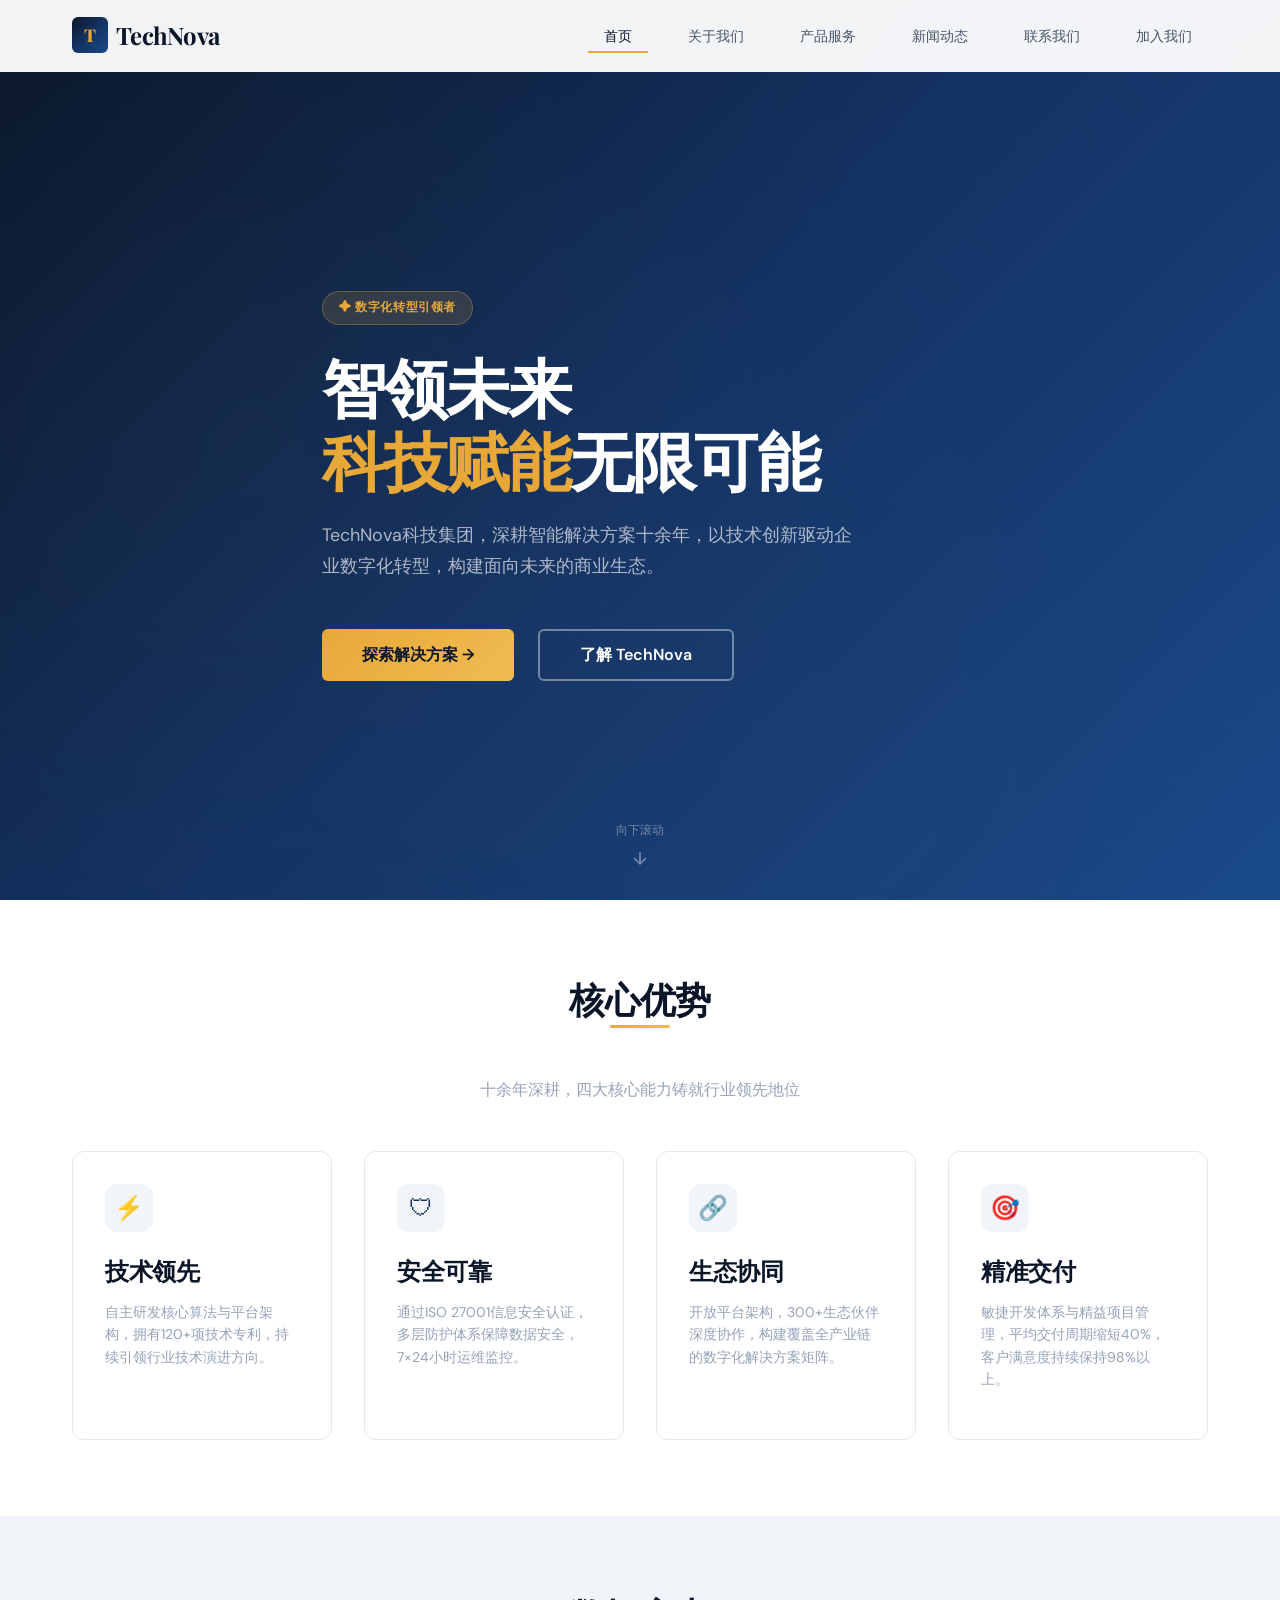
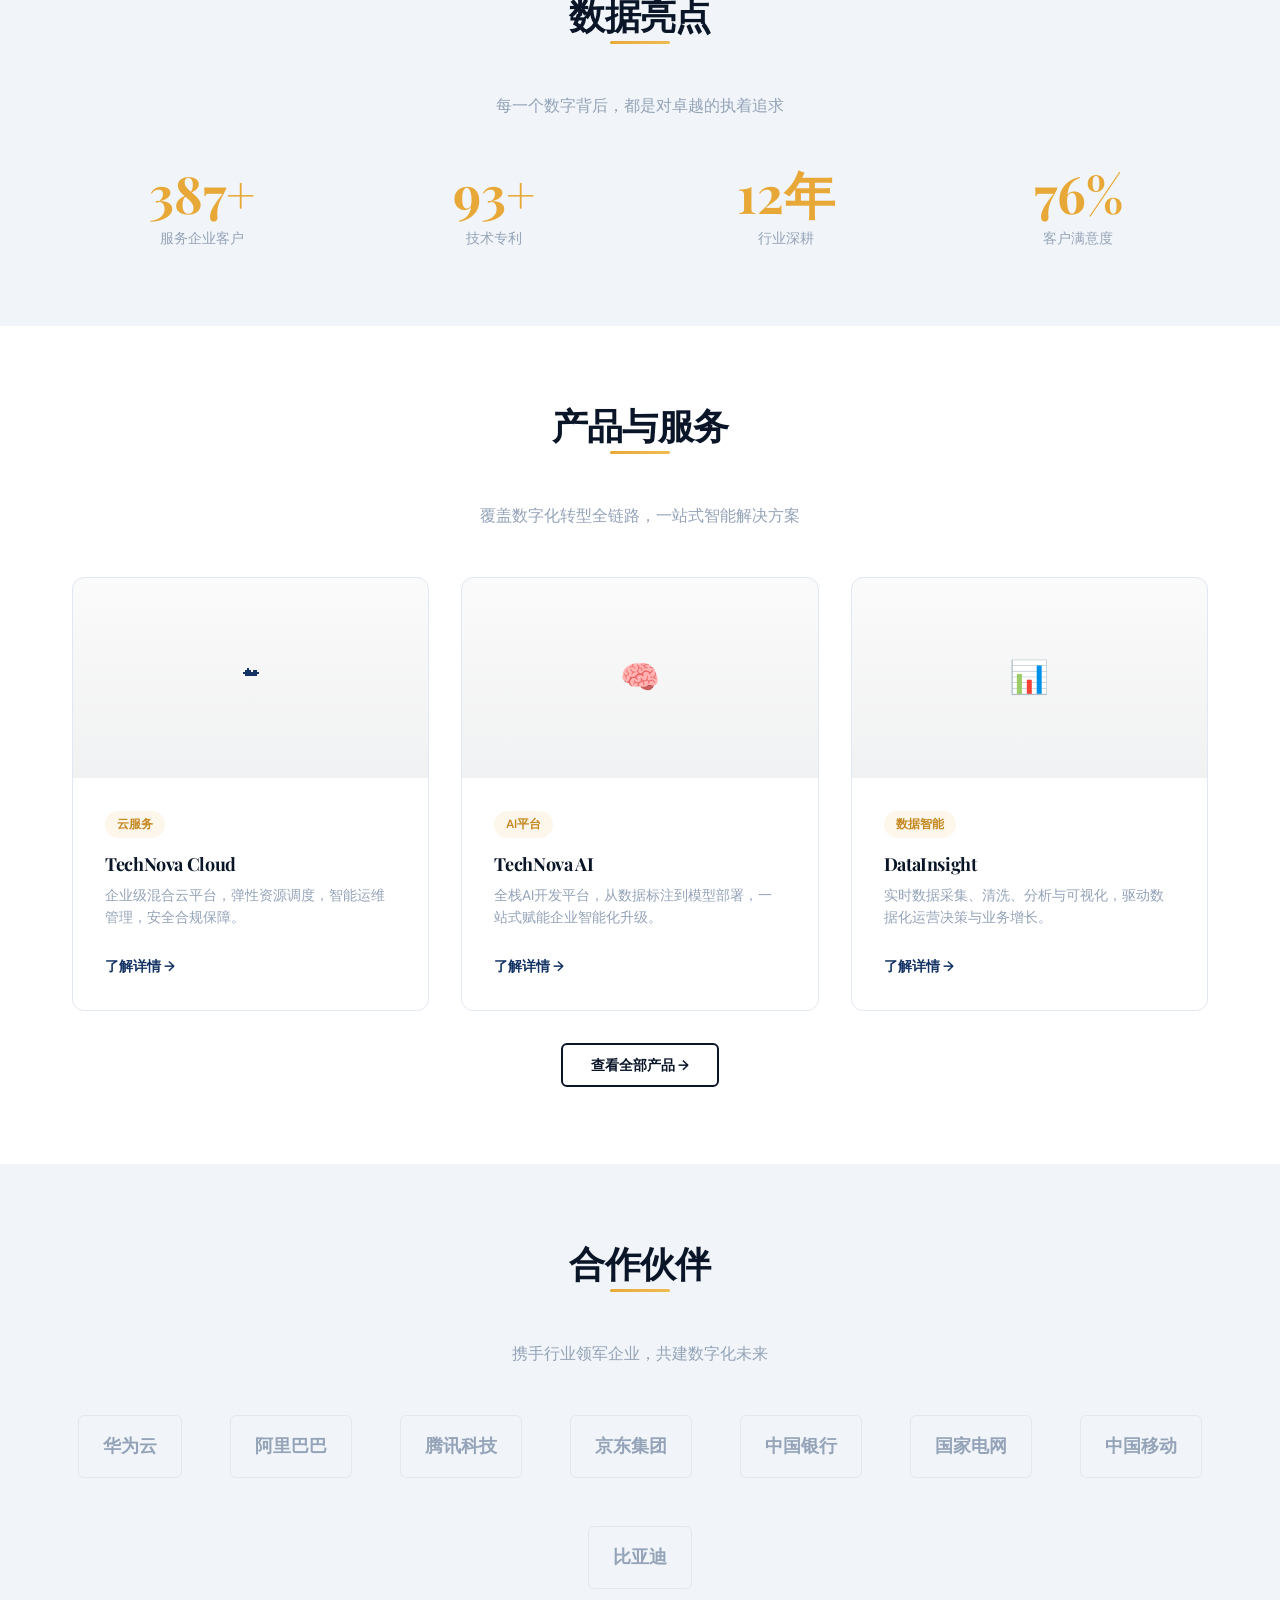
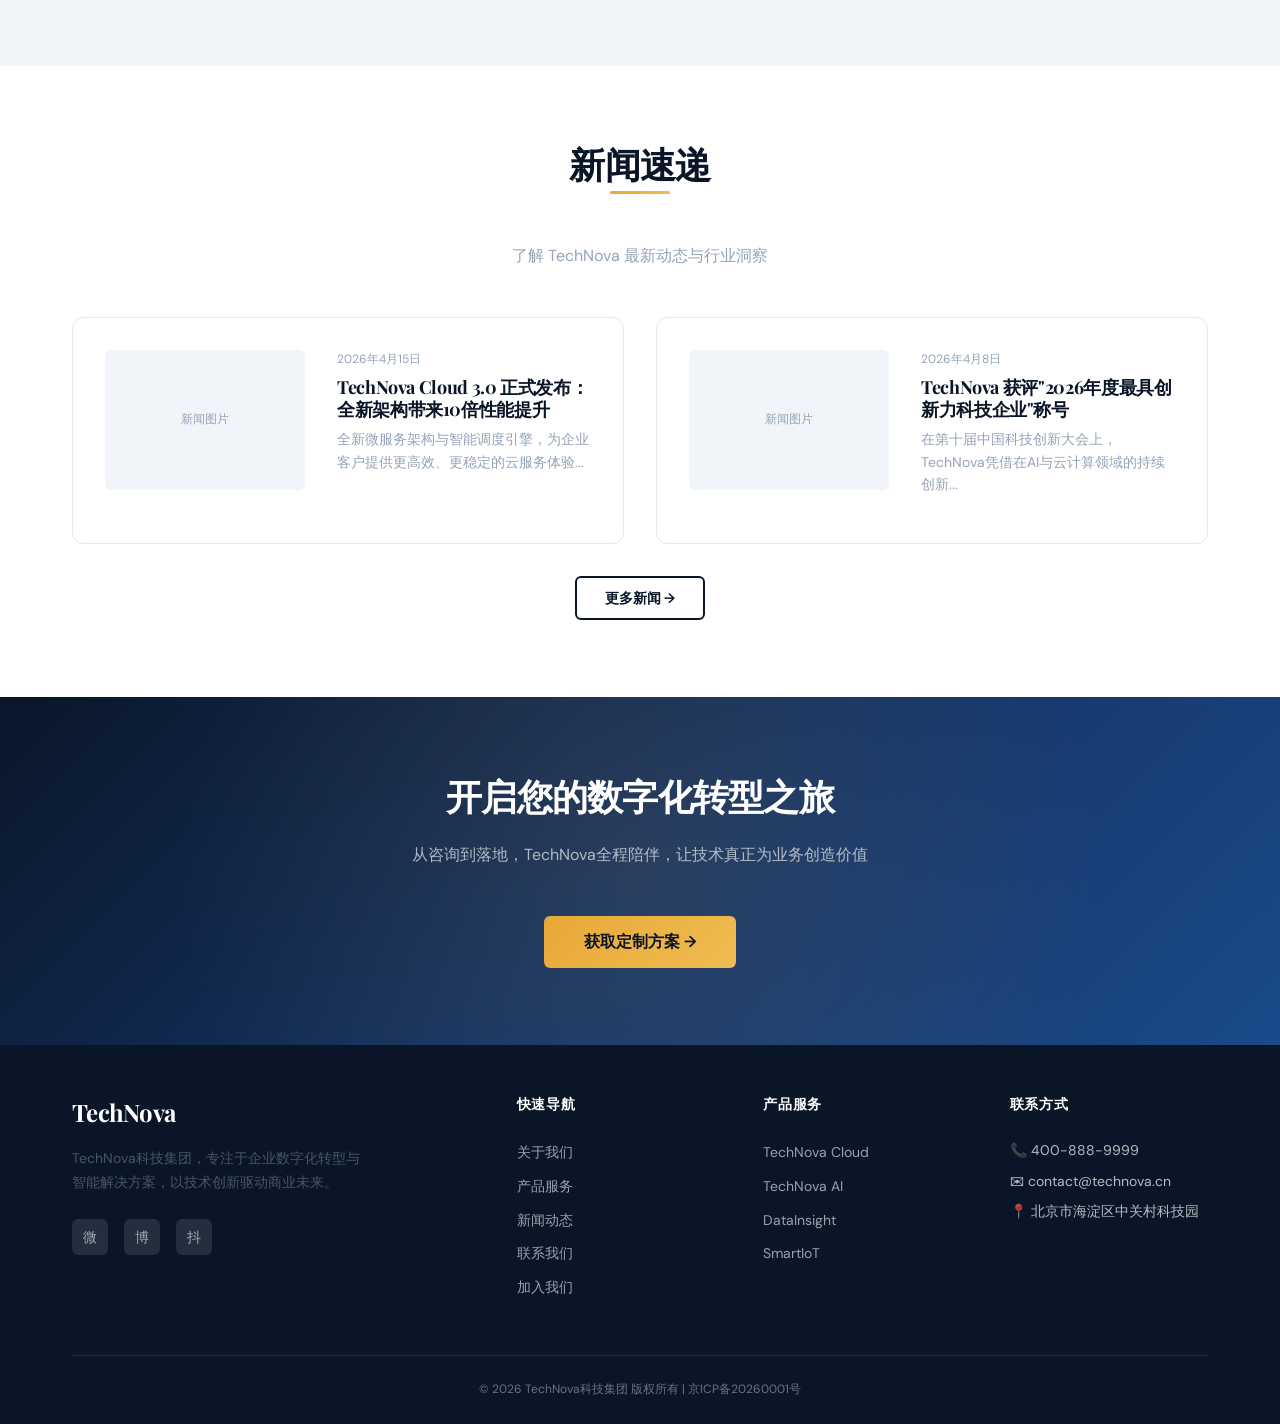
<file: index.html>
<!DOCTYPE html>
<html lang="zh-CN">
<head>
  <meta charset="UTF-8">
  <meta name="viewport" content="width=device-width, initial-scale=1.0">
  <title>TechNova — 智领未来，科技赋能</title>
  <meta name="description" content="TechNova科技集团，专注于数字化转型与智能解决方案，助力企业迈向未来。">
  <meta property="og:title" content="TechNova — 智领未来，科技赋能">
  <meta property="og:description" content="TechNova科技集团，专注于数字化转型与智能解决方案。">
  <meta property="og:type" content="website">
  <link rel="preconnect" href="https://fonts.googleapis.com">
  <link rel="preconnect" href="https://fonts.gstatic.com" crossorigin>
  <link href="https://fonts.googleapis.com/css2?family=Playfair+Display:wght@400;600;700&family=DM+Sans:wght@400;500;600;700&display=swap" rel="stylesheet">
  <link rel="stylesheet" href="css/style.css">
</head>
<body>
  <a href="#main" class="skip-link">跳到主要内容</a>

  <!-- Navigation -->
  <nav class="navbar" role="navigation" aria-label="主导航">
    <div class="navbar__inner">
      <a href="index.html" class="navbar__logo" aria-label="TechNova 首页">
        <div class="navbar__logo-icon">T</div>
        TechNova
      </a>
      <ul class="navbar__menu">
        <li><a href="index.html" class="navbar__link active">首页</a></li>
        <li><a href="about.html" class="navbar__link">关于我们</a></li>
        <li><a href="products.html" class="navbar__link">产品服务</a></li>
        <li><a href="news.html" class="navbar__link">新闻动态</a></li>
        <li><a href="contact.html" class="navbar__link">联系我们</a></li>
        <li><a href="careers.html" class="navbar__link">加入我们</a></li>
      </ul>
      <div class="navbar__hamburger" aria-label="打开菜单" role="button" tabindex="0">
        <span></span><span></span><span></span>
      </div>
    </div>
    <div class="navbar__overlay"></div>
    <div class="navbar__mobile-menu">
      <a href="index.html" class="navbar__link active">首页</a>
      <a href="about.html" class="navbar__link">关于我们</a>
      <a href="products.html" class="navbar__link">产品服务</a>
      <a href="news.html" class="navbar__link">新闻动态</a>
      <a href="contact.html" class="navbar__link">联系我们</a>
      <a href="careers.html" class="navbar__link">加入我们</a>
    </div>
  </nav>

  <main id="main">
    <!-- Hero Banner -->
    <section class="hero">
      <div class="hero__bg-pattern"></div>
      <div class="hero__grid-lines"></div>
      <div class="container hero__content">
        <div class="hero__badge">✦ 数字化转型引领者</div>
        <h1 class="hero__title">智领未来<br><em>科技赋能</em>无限可能</h1>
        <p class="hero__subtitle">TechNova科技集团，深耕智能解决方案十余年，以技术创新驱动企业数字化转型，构建面向未来的商业生态。</p>
        <div class="hero__actions">
          <a href="products.html" class="btn btn--accent btn--lg">探索解决方案 →</a>
          <a href="about.html" class="btn btn--outline-light btn--lg">了解 TechNova</a>
        </div>
      </div>
      <div class="hero__scroll-indicator">
        <span>向下滚动</span>
        <svg viewBox="0 0 24 24" fill="none" stroke="currentColor" stroke-width="2"><path d="M12 5v14M5 12l7 7 7-7"/></svg>
      </div>
    </section>

    <!-- Core Advantages -->
    <section class="section" aria-labelledby="advantages-title">
      <div class="container">
        <div class="section-header reveal">
          <h2 id="advantages-title">核心优势</h2>
          <p>十余年深耕，四大核心能力铸就行业领先地位</p>
        </div>
        <div class="grid grid--4">
          <div class="card reveal reveal--delay-1">
            <div class="card__icon">⚡</div>
            <h3 class="card__title">技术领先</h3>
            <p class="card__desc">自主研发核心算法与平台架构，拥有120+项技术专利，持续引领行业技术演进方向。</p>
          </div>
          <div class="card reveal reveal--delay-2">
            <div class="card__icon">🛡</div>
            <h3 class="card__title">安全可靠</h3>
            <p class="card__desc">通过ISO 27001信息安全认证，多层防护体系保障数据安全，7×24小时运维监控。</p>
          </div>
          <div class="card reveal reveal--delay-3">
            <div class="card__icon">🔗</div>
            <h3 class="card__title">生态协同</h3>
            <p class="card__desc">开放平台架构，300+生态伙伴深度协作，构建覆盖全产业链的数字化解决方案矩阵。</p>
          </div>
          <div class="card reveal reveal--delay-4">
            <div class="card__icon">🎯</div>
            <h3 class="card__title">精准交付</h3>
            <p class="card__desc">敏捷开发体系与精益项目管理，平均交付周期缩短40%，客户满意度持续保持98%以上。</p>
          </div>
        </div>
      </div>
    </section>

    <!-- Data Highlights -->
    <section class="section section--alt" aria-labelledby="stats-title">
      <div class="container">
        <div class="section-header reveal">
          <h2 id="stats-title">数据亮点</h2>
          <p>每一个数字背后，都是对卓越的执着追求</p>
        </div>
        <div class="stats reveal">
          <div class="stat">
            <div class="stat__number"><span class="counter" data-target="500">0</span><span class="counter-suffix">+</span></div>
            <div class="stat__label">服务企业客户</div>
          </div>
          <div class="stat">
            <div class="stat__number"><span class="counter" data-target="120">0</span><span class="counter-suffix">+</span></div>
            <div class="stat__label">技术专利</div>
          </div>
          <div class="stat">
            <div class="stat__number"><span class="counter" data-target="15">0</span><span class="counter-suffix">年</span></div>
            <div class="stat__label">行业深耕</div>
          </div>
          <div class="stat">
            <div class="stat__number"><span class="counter" data-target="98">0</span><span class="counter-suffix">%</span></div>
            <div class="stat__label">客户满意度</div>
          </div>
        </div>
      </div>
    </section>

    <!-- Product Overview -->
    <section class="section" aria-labelledby="products-title">
      <div class="container">
        <div class="section-header reveal">
          <h2 id="products-title">产品与服务</h2>
          <p>覆盖数字化转型全链路，一站式智能解决方案</p>
        </div>
        <div class="grid grid--3">
          <div class="product-card reveal reveal--delay-1">
            <div class="product-card__img">☁</div>
            <div class="product-card__body">
              <span class="product-card__tag">云服务</span>
              <h3 class="product-card__title">TechNova Cloud</h3>
              <p class="product-card__desc">企业级混合云平台，弹性资源调度，智能运维管理，安全合规保障。</p>
              <a href="products.html" class="product-card__link">了解详情 →</a>
            </div>
          </div>
          <div class="product-card reveal reveal--delay-2">
            <div class="product-card__img">🧠</div>
            <div class="product-card__body">
              <span class="product-card__tag">AI平台</span>
              <h3 class="product-card__title">TechNova AI</h3>
              <p class="product-card__desc">全栈AI开发平台，从数据标注到模型部署，一站式赋能企业智能化升级。</p>
              <a href="products.html" class="product-card__link">了解详情 →</a>
            </div>
          </div>
          <div class="product-card reveal reveal--delay-3">
            <div class="product-card__img">📊</div>
            <div class="product-card__body">
              <span class="product-card__tag">数据智能</span>
              <h3 class="product-card__title">DataInsight</h3>
              <p class="product-card__desc">实时数据采集、清洗、分析与可视化，驱动数据化运营决策与业务增长。</p>
              <a href="products.html" class="product-card__link">了解详情 →</a>
            </div>
          </div>
        </div>
        <div class="text-center mt-lg reveal">
          <a href="products.html" class="btn btn--outline">查看全部产品 →</a>
        </div>
      </div>
    </section>

    <!-- Client Partners -->
    <section class="section section--alt" aria-labelledby="clients-title">
      <div class="container">
        <div class="section-header reveal">
          <h2 id="clients-title">合作伙伴</h2>
          <p>携手行业领军企业，共建数字化未来</p>
        </div>
        <div class="logo-wall reveal">
          <div class="logo-wall__item">华为云</div>
          <div class="logo-wall__item">阿里巴巴</div>
          <div class="logo-wall__item">腾讯科技</div>
          <div class="logo-wall__item">京东集团</div>
          <div class="logo-wall__item">中国银行</div>
          <div class="logo-wall__item">国家电网</div>
          <div class="logo-wall__item">中国移动</div>
          <div class="logo-wall__item">比亚迪</div>
        </div>
      </div>
    </section>

    <!-- News -->
    <section class="section" aria-labelledby="news-title">
      <div class="container">
        <div class="section-header reveal">
          <h2 id="news-title">新闻速递</h2>
          <p>了解 TechNova 最新动态与行业洞察</p>
        </div>
        <div class="grid grid--2">
          <div class="news-card reveal reveal--delay-1">
            <div class="news-card__img">新闻图片</div>
            <div class="news-card__body">
              <div class="news-card__date">2026年4月15日</div>
              <h3 class="news-card__title">TechNova Cloud 3.0 正式发布：全新架构带来10倍性能提升</h3>
              <p class="news-card__excerpt">全新微服务架构与智能调度引擎，为企业客户提供更高效、更稳定的云服务体验...</p>
            </div>
          </div>
          <div class="news-card reveal reveal--delay-2">
            <div class="news-card__img">新闻图片</div>
            <div class="news-card__body">
              <div class="news-card__date">2026年4月8日</div>
              <h3 class="news-card__title">TechNova 获评"2026年度最具创新力科技企业"称号</h3>
              <p class="news-card__excerpt">在第十届中国科技创新大会上，TechNova凭借在AI与云计算领域的持续创新...</p>
            </div>
          </div>
        </div>
        <div class="text-center mt-lg reveal">
          <a href="news.html" class="btn btn--outline">更多新闻 →</a>
        </div>
      </div>
    </section>

    <!-- CTA -->
    <section class="cta-section" aria-labelledby="cta-title">
      <div class="container">
        <h2 id="cta-title" class="reveal">开启您的数字化转型之旅</h2>
        <p class="reveal">从咨询到落地，TechNova全程陪伴，让技术真正为业务创造价值</p>
        <div class="reveal">
          <a href="contact.html" class="btn btn--accent btn--lg">获取定制方案 →</a>
        </div>
      </div>
    </section>
  </main>

  <!-- Footer -->
  <footer class="footer" role="contentinfo">
    <div class="container">
      <div class="footer__grid">
        <div>
          <div class="footer__brand">TechNova</div>
          <p class="footer__brand-desc">TechNova科技集团，专注于企业数字化转型与智能解决方案，以技术创新驱动商业未来。</p>
          <div class="footer__social">
            <a href="#" class="footer__social-link" aria-label="微信">微</a>
            <a href="#" class="footer__social-link" aria-label="微博">博</a>
            <a href="#" class="footer__social-link" aria-label="抖音">抖</a>
          </div>
        </div>
        <div>
          <div class="footer__heading">快速导航</div>
          <ul class="footer__links">
            <li><a href="about.html">关于我们</a></li>
            <li><a href="products.html">产品服务</a></li>
            <li><a href="news.html">新闻动态</a></li>
            <li><a href="contact.html">联系我们</a></li>
            <li><a href="careers.html">加入我们</a></li>
          </ul>
        </div>
        <div>
          <div class="footer__heading">产品服务</div>
          <ul class="footer__links">
            <li><a href="products.html">TechNova Cloud</a></li>
            <li><a href="products.html">TechNova AI</a></li>
            <li><a href="products.html">DataInsight</a></li>
            <li><a href="products.html">SmartIoT</a></li>
          </ul>
        </div>
        <div>
          <div class="footer__heading">联系方式</div>
          <div class="footer__contact-item">📞 400-888-9999</div>
          <div class="footer__contact-item">✉ contact@technova.cn</div>
          <div class="footer__contact-item">📍 北京市海淀区中关村科技园</div>
        </div>
      </div>
      <div class="footer__bottom">
        © 2026 TechNova科技集团 版权所有 | 京ICP备20260001号
      </div>
    </div>
  </footer>

  <script src="js/main.js"></script>
</body>
</html>
</file>
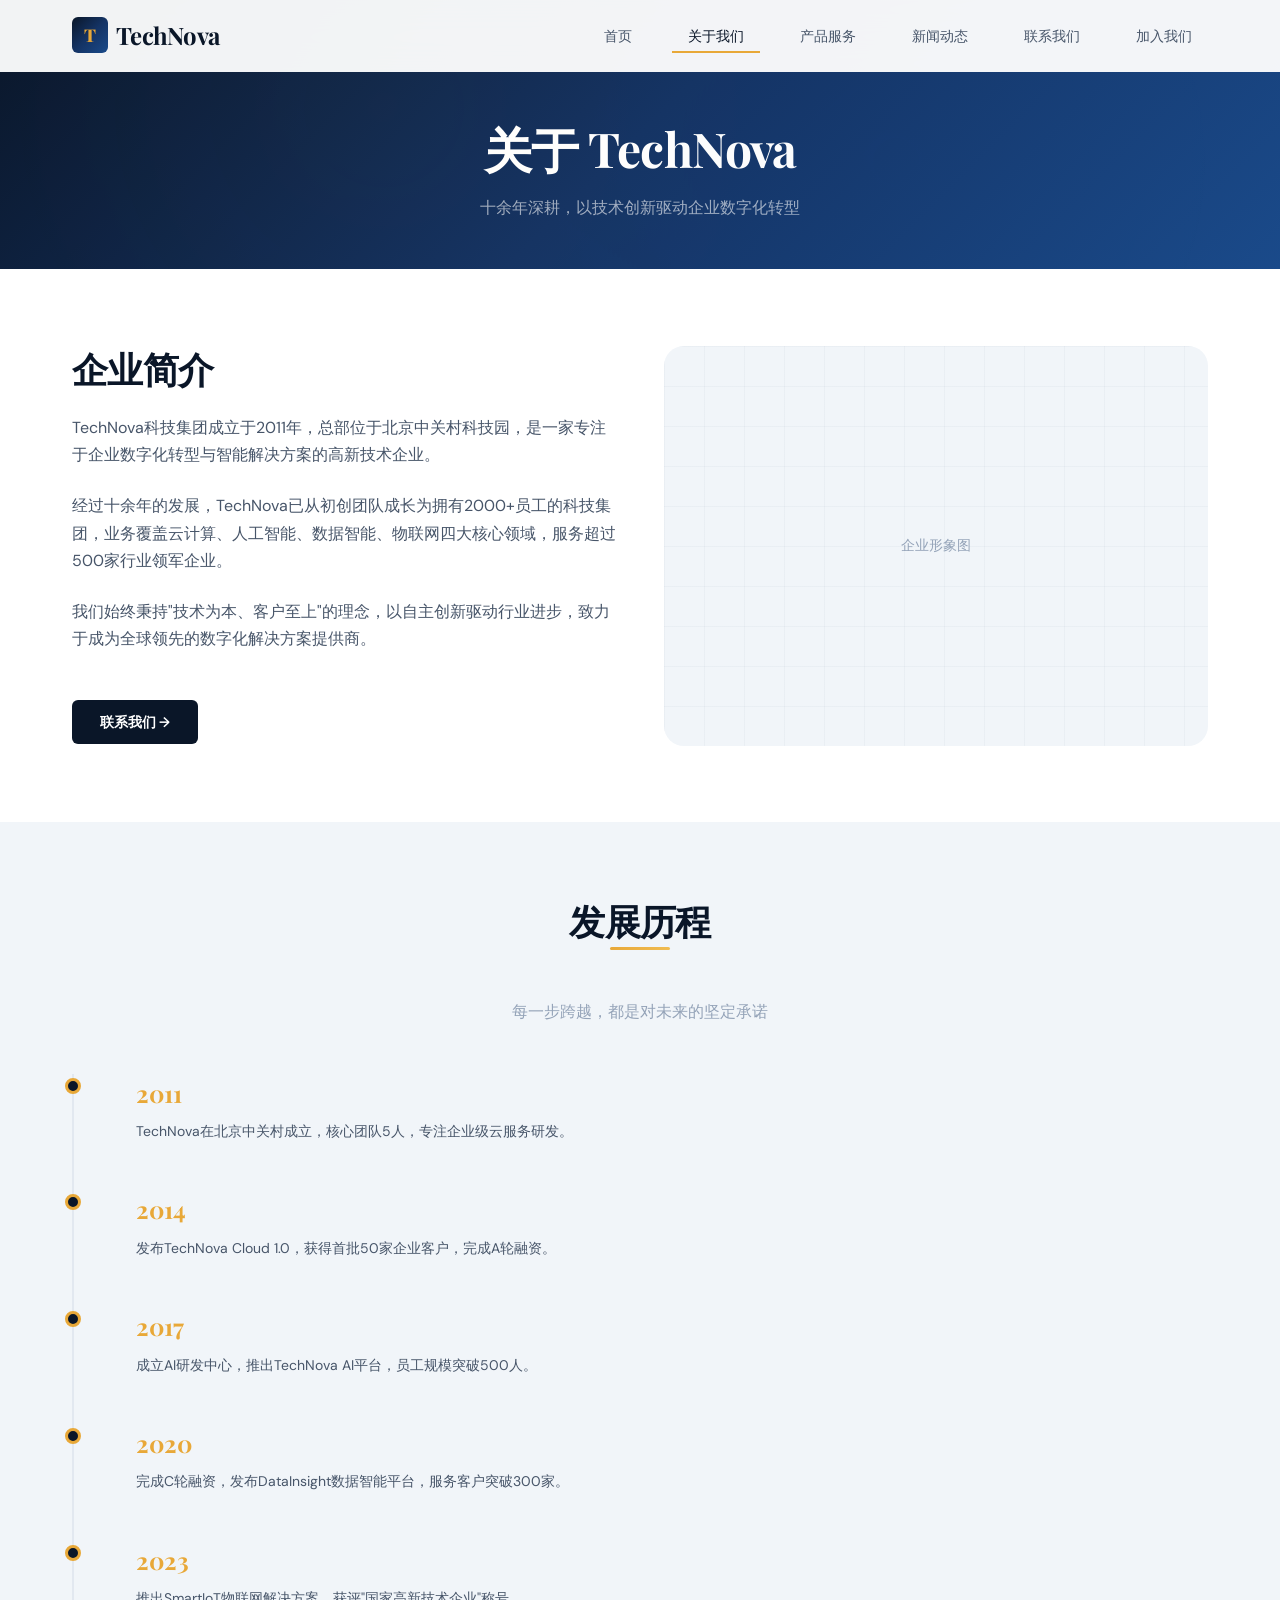
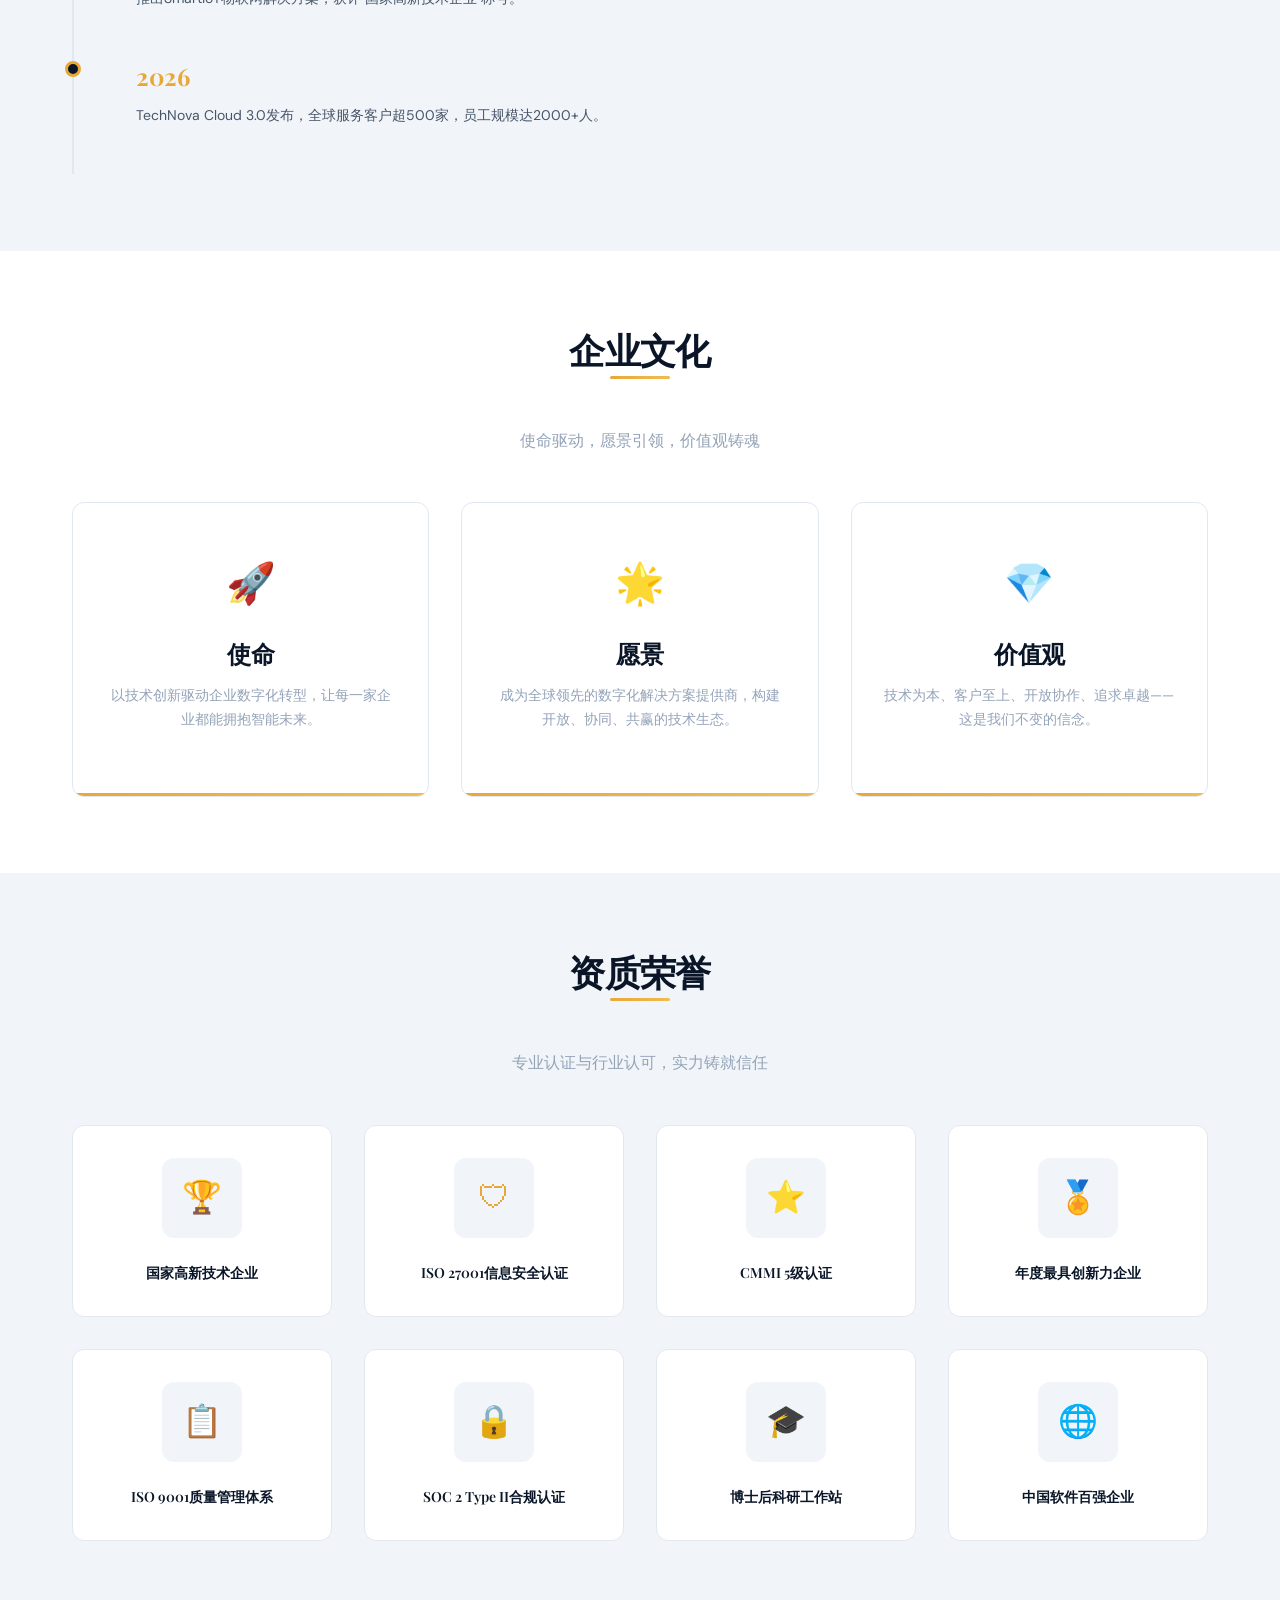
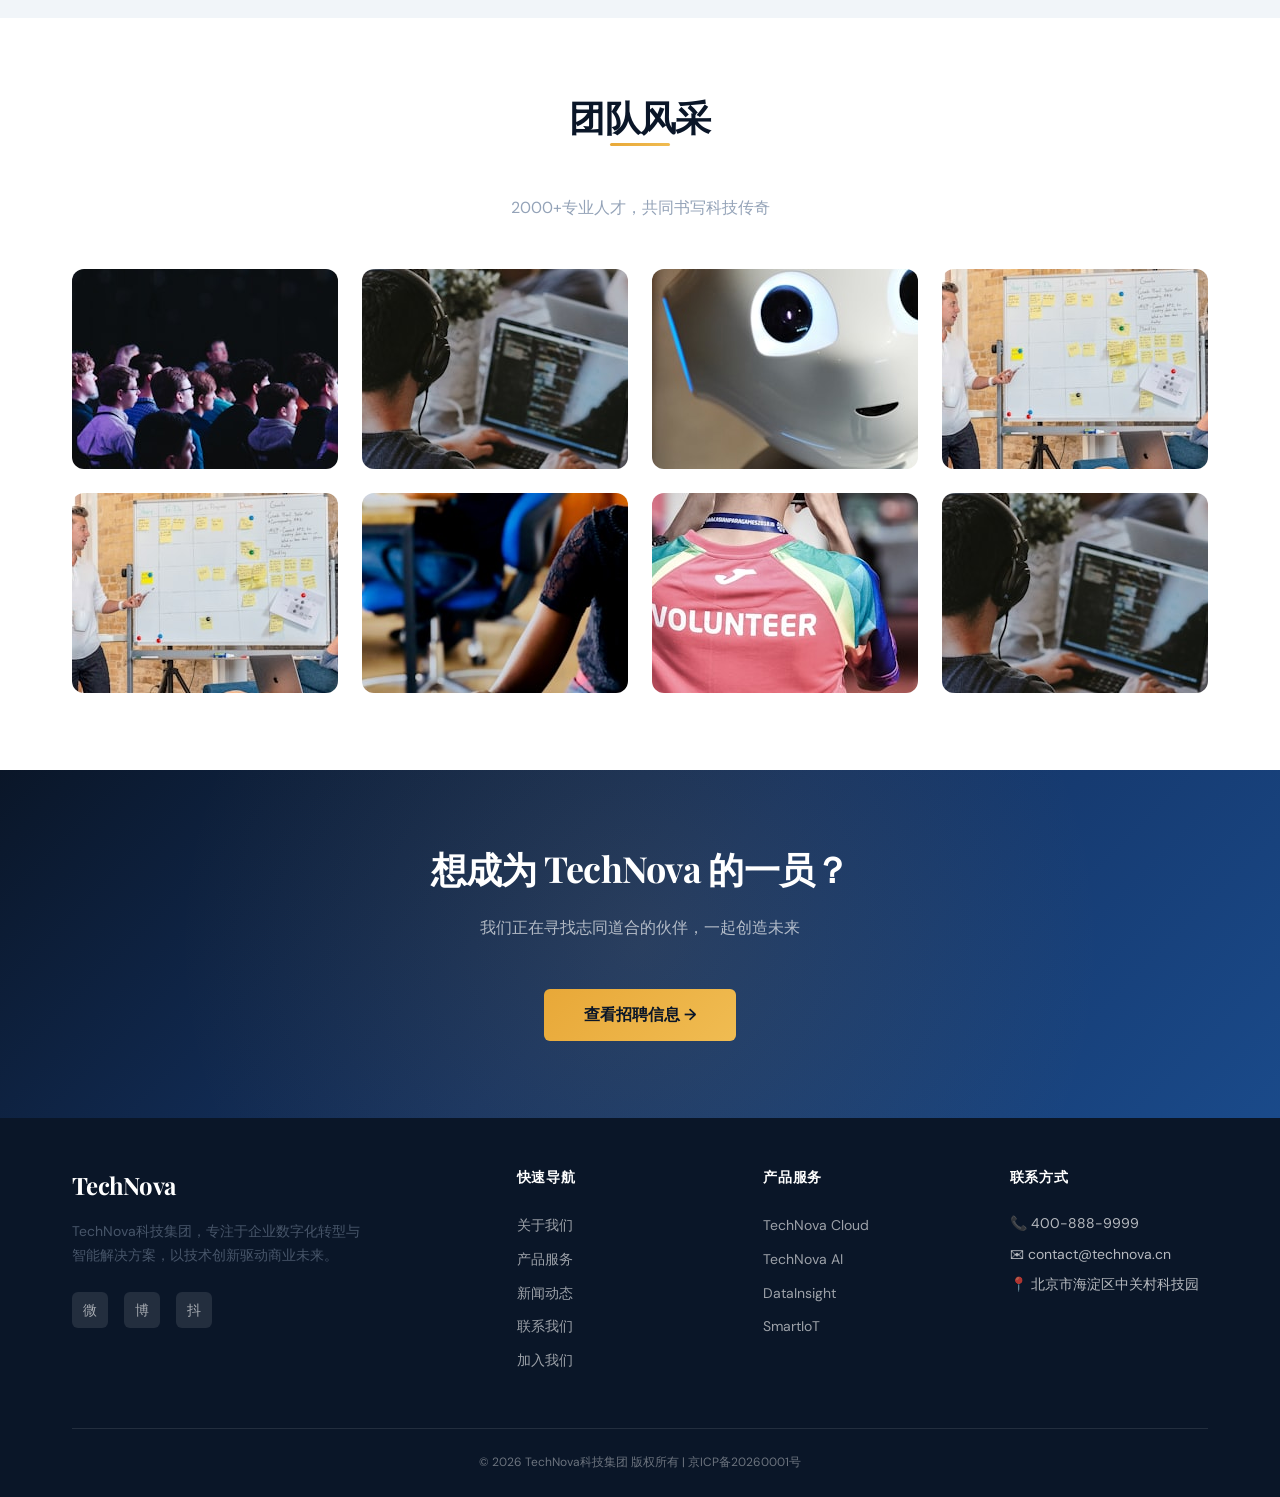
<file: about.html>
<!DOCTYPE html>
<html lang="zh-CN">
<head>
  <meta charset="UTF-8">
  <meta name="viewport" content="width=device-width, initial-scale=1.0">
  <title>关于我们 — TechNova科技集团</title>
  <meta name="description" content="了解TechNova科技集团的发展历程、企业文化、资质荣誉与团队风采。">
  <meta property="og:title" content="关于我们 — TechNova科技集团">
  <meta property="og:description" content="TechNova科技集团，十余年深耕数字化转型领域。">
  <link rel="preconnect" href="https://fonts.googleapis.com">
  <link rel="preconnect" href="https://fonts.gstatic.com" crossorigin>
  <link href="https://fonts.googleapis.com/css2?family=Playfair+Display:wght@400;600;700&family=DM+Sans:wght@400;500;600;700&display=swap" rel="stylesheet">
  <link rel="stylesheet" href="css/style.css">
</head>
<body>
  <a href="#main" class="skip-link">跳到主要内容</a>

  <!-- Navigation -->
  <nav class="navbar" role="navigation" aria-label="主导航">
    <div class="navbar__inner">
      <a href="index.html" class="navbar__logo" aria-label="TechNova 首页">
        <div class="navbar__logo-icon">T</div>
        TechNova
      </a>
      <ul class="navbar__menu">
        <li><a href="index.html" class="navbar__link">首页</a></li>
        <li><a href="about.html" class="navbar__link active">关于我们</a></li>
        <li><a href="products.html" class="navbar__link">产品服务</a></li>
        <li><a href="news.html" class="navbar__link">新闻动态</a></li>
        <li><a href="contact.html" class="navbar__link">联系我们</a></li>
        <li><a href="careers.html" class="navbar__link">加入我们</a></li>
      </ul>
      <div class="navbar__hamburger" aria-label="打开菜单" role="button" tabindex="0">
        <span></span><span></span><span></span>
      </div>
    </div>
    <div class="navbar__overlay"></div>
    <div class="navbar__mobile-menu">
      <a href="index.html" class="navbar__link">首页</a>
      <a href="about.html" class="navbar__link active">关于我们</a>
      <a href="products.html" class="navbar__link">产品服务</a>
      <a href="news.html" class="navbar__link">新闻动态</a>
      <a href="contact.html" class="navbar__link">联系我们</a>
      <a href="careers.html" class="navbar__link">加入我们</a>
    </div>
  </nav>

  <main id="main">
    <!-- Page Banner -->
    <section class="page-banner">
      <div class="container">
        <h1>关于 TechNova</h1>
        <p>十余年深耕，以技术创新驱动企业数字化转型</p>
      </div>
    </section>

    <!-- Company Intro -->
    <section class="section" aria-labelledby="intro-title">
      <div class="container">
        <div class="intro-layout reveal">
          <div class="intro-layout__text">
            <h2 id="intro-title">企业简介</h2>
            <p>TechNova科技集团成立于2011年，总部位于北京中关村科技园，是一家专注于企业数字化转型与智能解决方案的高新技术企业。</p>
            <p>经过十余年的发展，TechNova已从初创团队成长为拥有2000+员工的科技集团，业务覆盖云计算、人工智能、数据智能、物联网四大核心领域，服务超过500家行业领军企业。</p>
            <p>我们始终秉持"技术为本、客户至上"的理念，以自主创新驱动行业进步，致力于成为全球领先的数字化解决方案提供商。</p>
            <a href="contact.html" class="btn btn--primary mt-md">联系我们 →</a>
          </div>
          <div class="intro-layout__image">
            企业形象图
          </div>
        </div>
      </div>
    </section>

    <!-- Development Timeline -->
    <section class="section section--alt" aria-labelledby="timeline-title">
      <div class="container">
        <div class="section-header reveal">
          <h2 id="timeline-title">发展历程</h2>
          <p>每一步跨越，都是对未来的坚定承诺</p>
        </div>
        <div class="timeline reveal">
          <div class="timeline__item">
            <div class="timeline__year">2011</div>
            <div class="timeline__text">TechNova在北京中关村成立，核心团队5人，专注企业级云服务研发。</div>
          </div>
          <div class="timeline__item">
            <div class="timeline__year">2014</div>
            <div class="timeline__text">发布TechNova Cloud 1.0，获得首批50家企业客户，完成A轮融资。</div>
          </div>
          <div class="timeline__item">
            <div class="timeline__year">2017</div>
            <div class="timeline__text">成立AI研发中心，推出TechNova AI平台，员工规模突破500人。</div>
          </div>
          <div class="timeline__item">
            <div class="timeline__year">2020</div>
            <div class="timeline__text">完成C轮融资，发布DataInsight数据智能平台，服务客户突破300家。</div>
          </div>
          <div class="timeline__item">
            <div class="timeline__year">2023</div>
            <div class="timeline__text">推出SmartIoT物联网解决方案，获评"国家高新技术企业"称号。</div>
          </div>
          <div class="timeline__item">
            <div class="timeline__year">2026</div>
            <div class="timeline__text">TechNova Cloud 3.0发布，全球服务客户超500家，员工规模达2000+人。</div>
          </div>
        </div>
      </div>
    </section>

    <!-- Corporate Culture -->
    <section class="section" aria-labelledby="culture-title">
      <div class="container">
        <div class="section-header reveal">
          <h2 id="culture-title">企业文化</h2>
          <p>使命驱动，愿景引领，价值观铸魂</p>
        </div>
        <div class="grid grid--3">
          <div class="culture-card reveal reveal--delay-1">
            <div class="culture-card__icon">🚀</div>
            <h3 class="culture-card__title">使命</h3>
            <p class="culture-card__desc">以技术创新驱动企业数字化转型，让每一家企业都能拥抱智能未来。</p>
          </div>
          <div class="culture-card reveal reveal--delay-2">
            <div class="culture-card__icon">🌟</div>
            <h3 class="culture-card__title">愿景</h3>
            <p class="culture-card__desc">成为全球领先的数字化解决方案提供商，构建开放、协同、共赢的技术生态。</p>
          </div>
          <div class="culture-card reveal reveal--delay-3">
            <div class="culture-card__icon">💎</div>
            <h3 class="culture-card__title">价值观</h3>
            <p class="culture-card__desc">技术为本、客户至上、开放协作、追求卓越——这是我们不变的信念。</p>
          </div>
        </div>
      </div>
    </section>

    <!-- Qualifications & Honors -->
    <section class="section section--alt" aria-labelledby="honors-title">
      <div class="container">
        <div class="section-header reveal">
          <h2 id="honors-title">资质荣誉</h2>
          <p>专业认证与行业认可，实力铸就信任</p>
        </div>
        <div class="grid grid--4">
          <div class="honor-card reveal reveal--delay-1">
            <div class="honor-card__img">🏆</div>
            <div class="honor-card__title">国家高新技术企业</div>
          </div>
          <div class="honor-card reveal reveal--delay-2">
            <div class="honor-card__img">🛡</div>
            <div class="honor-card__title">ISO 27001信息安全认证</div>
          </div>
          <div class="honor-card reveal reveal--delay-3">
            <div class="honor-card__img">⭐</div>
            <div class="honor-card__title">CMMI 5级认证</div>
          </div>
          <div class="honor-card reveal reveal--delay-4">
            <div class="honor-card__img">🏅</div>
            <div class="honor-card__title">年度最具创新力企业</div>
          </div>
          <div class="honor-card reveal reveal--delay-1">
            <div class="honor-card__img">📋</div>
            <div class="honor-card__title">ISO 9001质量管理体系</div>
          </div>
          <div class="honor-card reveal reveal--delay-2">
            <div class="honor-card__img">🔒</div>
            <div class="honor-card__title">SOC 2 Type II合规认证</div>
          </div>
          <div class="honor-card reveal reveal--delay-3">
            <div class="honor-card__img">🎓</div>
            <div class="honor-card__title">博士后科研工作站</div>
          </div>
          <div class="honor-card reveal reveal--delay-4">
            <div class="honor-card__img">🌐</div>
            <div class="honor-card__title">中国软件百强企业</div>
          </div>
        </div>
      </div>
    </section>

    <!-- Team Showcase -->
    <section class="section" aria-labelledby="team-title">
      <div class="container">
        <div class="section-header reveal">
          <h2 id="team-title">团队风采</h2>
          <p>2000+专业人才，共同书写科技传奇</p>
        </div>
        <div class="team-grid reveal">
          <div class="team-grid__item">
            <img src="images/team/tech-summit.jpg" alt="2026年度技术峰会" loading="lazy">
            <div class="team-grid__caption">2026年度技术峰会</div>
          </div>
          <div class="team-grid__item">
            <img src="images/team/dev-team.jpg" alt="产品研发团队合影" loading="lazy">
            <div class="team-grid__caption">产品研发团队合影</div>
          </div>
          <div class="team-grid__item">
            <img src="images/team/ai-lab.jpg" alt="AI创新实验室" loading="lazy">
            <div class="team-grid__caption">AI创新实验室</div>
          </div>
          <div class="team-grid__item">
            <img src="images/team/team-building.jpg" alt="年度团建活动" loading="lazy">
            <div class="team-grid__caption">年度团建活动</div>
          </div>
          <div class="team-grid__item">
            <img src="images/team/customer-service.jpg" alt="客户服务团队" loading="lazy">
            <div class="team-grid__caption">客户服务团队</div>
          </div>
          <div class="team-grid__item">
            <img src="images/team/tech-sharing.jpg" alt="技术分享沙龙" loading="lazy">
            <div class="team-grid__caption">技术分享沙龙</div>
          </div>
          <div class="team-grid__item">
            <img src="images/team/volunteer.jpg" alt="公益志愿活动" loading="lazy">
            <div class="team-grid__caption">公益志愿活动</div>
          </div>
          <div class="team-grid__item">
            <img src="images/team/onboarding.jpg" alt="新员工入职培训" loading="lazy">
            <div class="team-grid__caption">新员工入职培训</div>
          </div>
        </div>
      </div>
    </section>

    <!-- CTA -->
    <section class="cta-section" aria-labelledby="cta-title">
      <div class="container">
        <h2 id="cta-title" class="reveal">想成为 TechNova 的一员？</h2>
        <p class="reveal">我们正在寻找志同道合的伙伴，一起创造未来</p>
        <div class="reveal">
          <a href="careers.html" class="btn btn--accent btn--lg">查看招聘信息 →</a>
        </div>
      </div>
    </section>
  </main>

  <!-- Footer -->
  <footer class="footer" role="contentinfo">
    <div class="container">
      <div class="footer__grid">
        <div>
          <div class="footer__brand">TechNova</div>
          <p class="footer__brand-desc">TechNova科技集团，专注于企业数字化转型与智能解决方案，以技术创新驱动商业未来。</p>
          <div class="footer__social">
            <a href="#" class="footer__social-link" aria-label="微信">微</a>
            <a href="#" class="footer__social-link" aria-label="微博">博</a>
            <a href="#" class="footer__social-link" aria-label="抖音">抖</a>
          </div>
        </div>
        <div>
          <div class="footer__heading">快速导航</div>
          <ul class="footer__links">
            <li><a href="about.html">关于我们</a></li>
            <li><a href="products.html">产品服务</a></li>
            <li><a href="news.html">新闻动态</a></li>
            <li><a href="contact.html">联系我们</a></li>
            <li><a href="careers.html">加入我们</a></li>
          </ul>
        </div>
        <div>
          <div class="footer__heading">产品服务</div>
          <ul class="footer__links">
            <li><a href="products.html">TechNova Cloud</a></li>
            <li><a href="products.html">TechNova AI</a></li>
            <li><a href="products.html">DataInsight</a></li>
            <li><a href="products.html">SmartIoT</a></li>
          </ul>
        </div>
        <div>
          <div class="footer__heading">联系方式</div>
          <div class="footer__contact-item">📞 400-888-9999</div>
          <div class="footer__contact-item">✉ contact@technova.cn</div>
          <div class="footer__contact-item">📍 北京市海淀区中关村科技园</div>
        </div>
      </div>
      <div class="footer__bottom">
        © 2026 TechNova科技集团 版权所有 | 京ICP备20260001号
      </div>
    </div>
  </footer>

  <script src="js/main.js"></script>
</body>
</html>
</file>
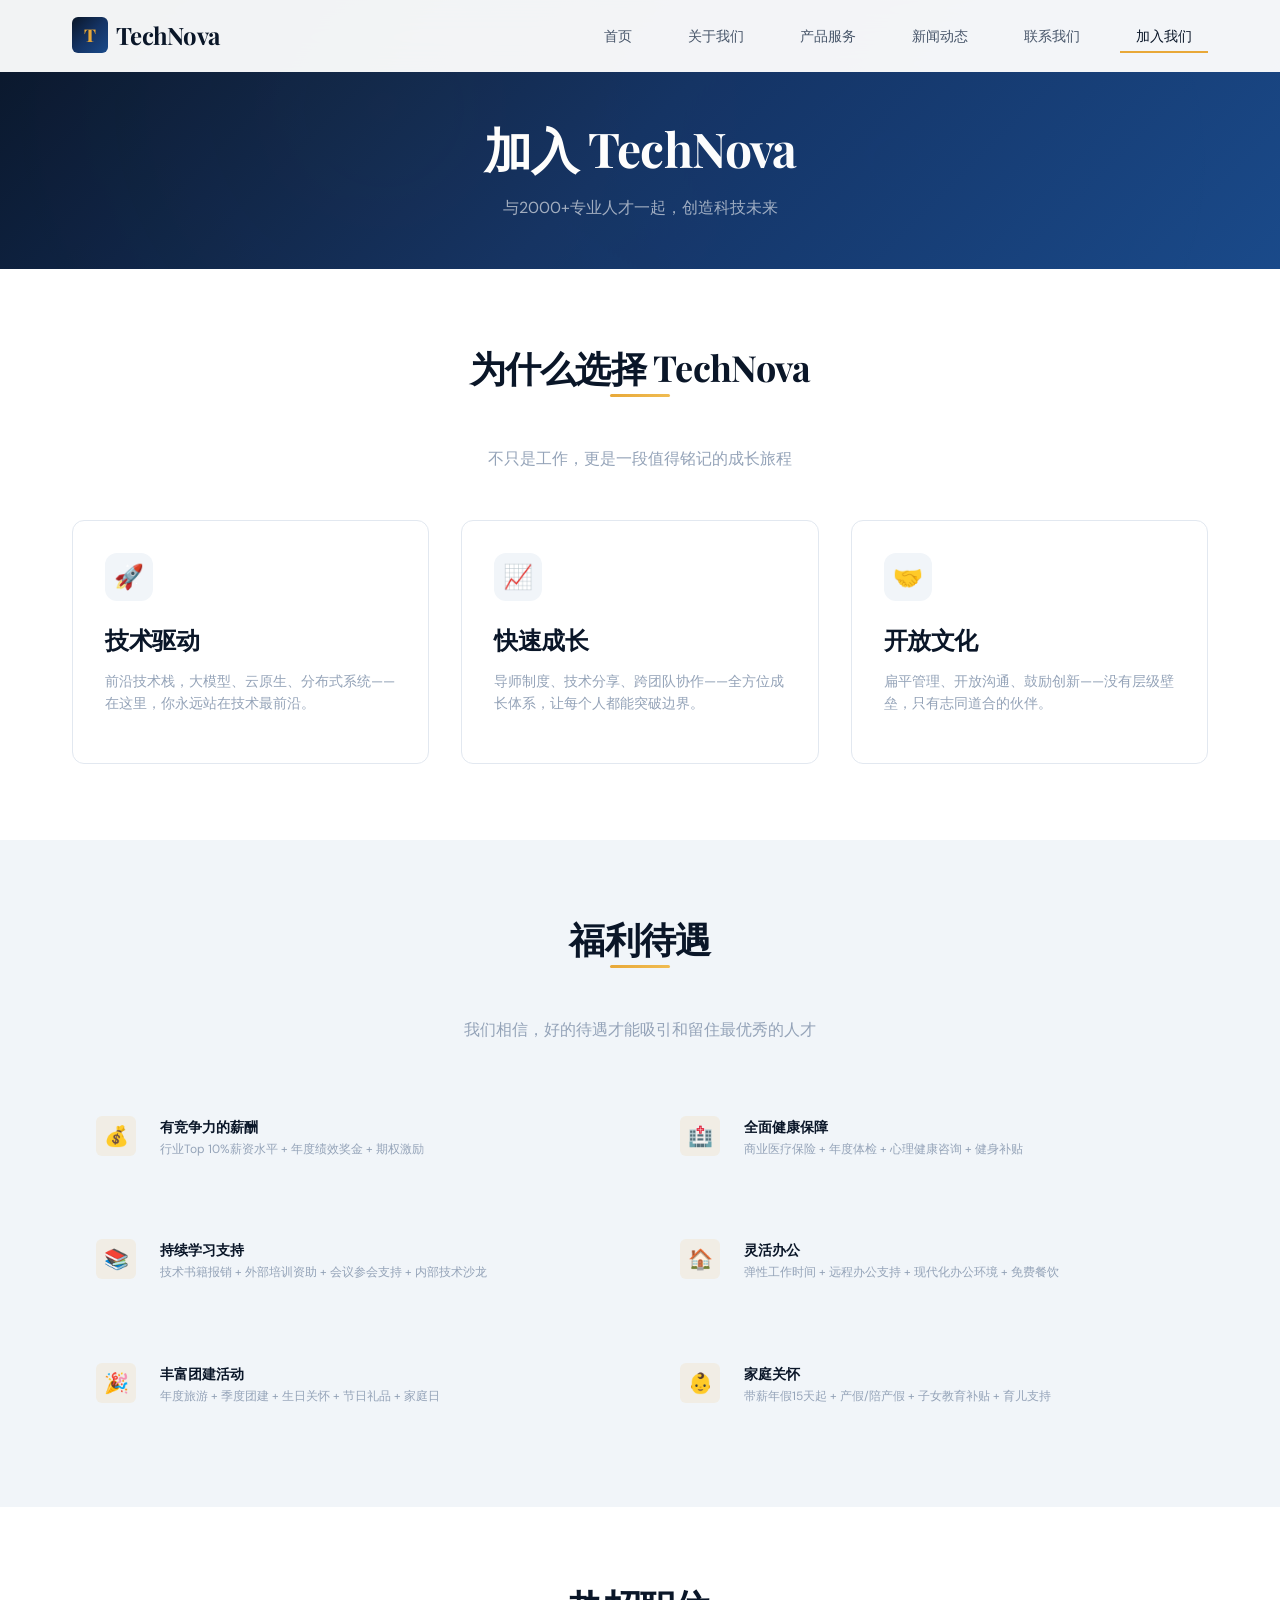
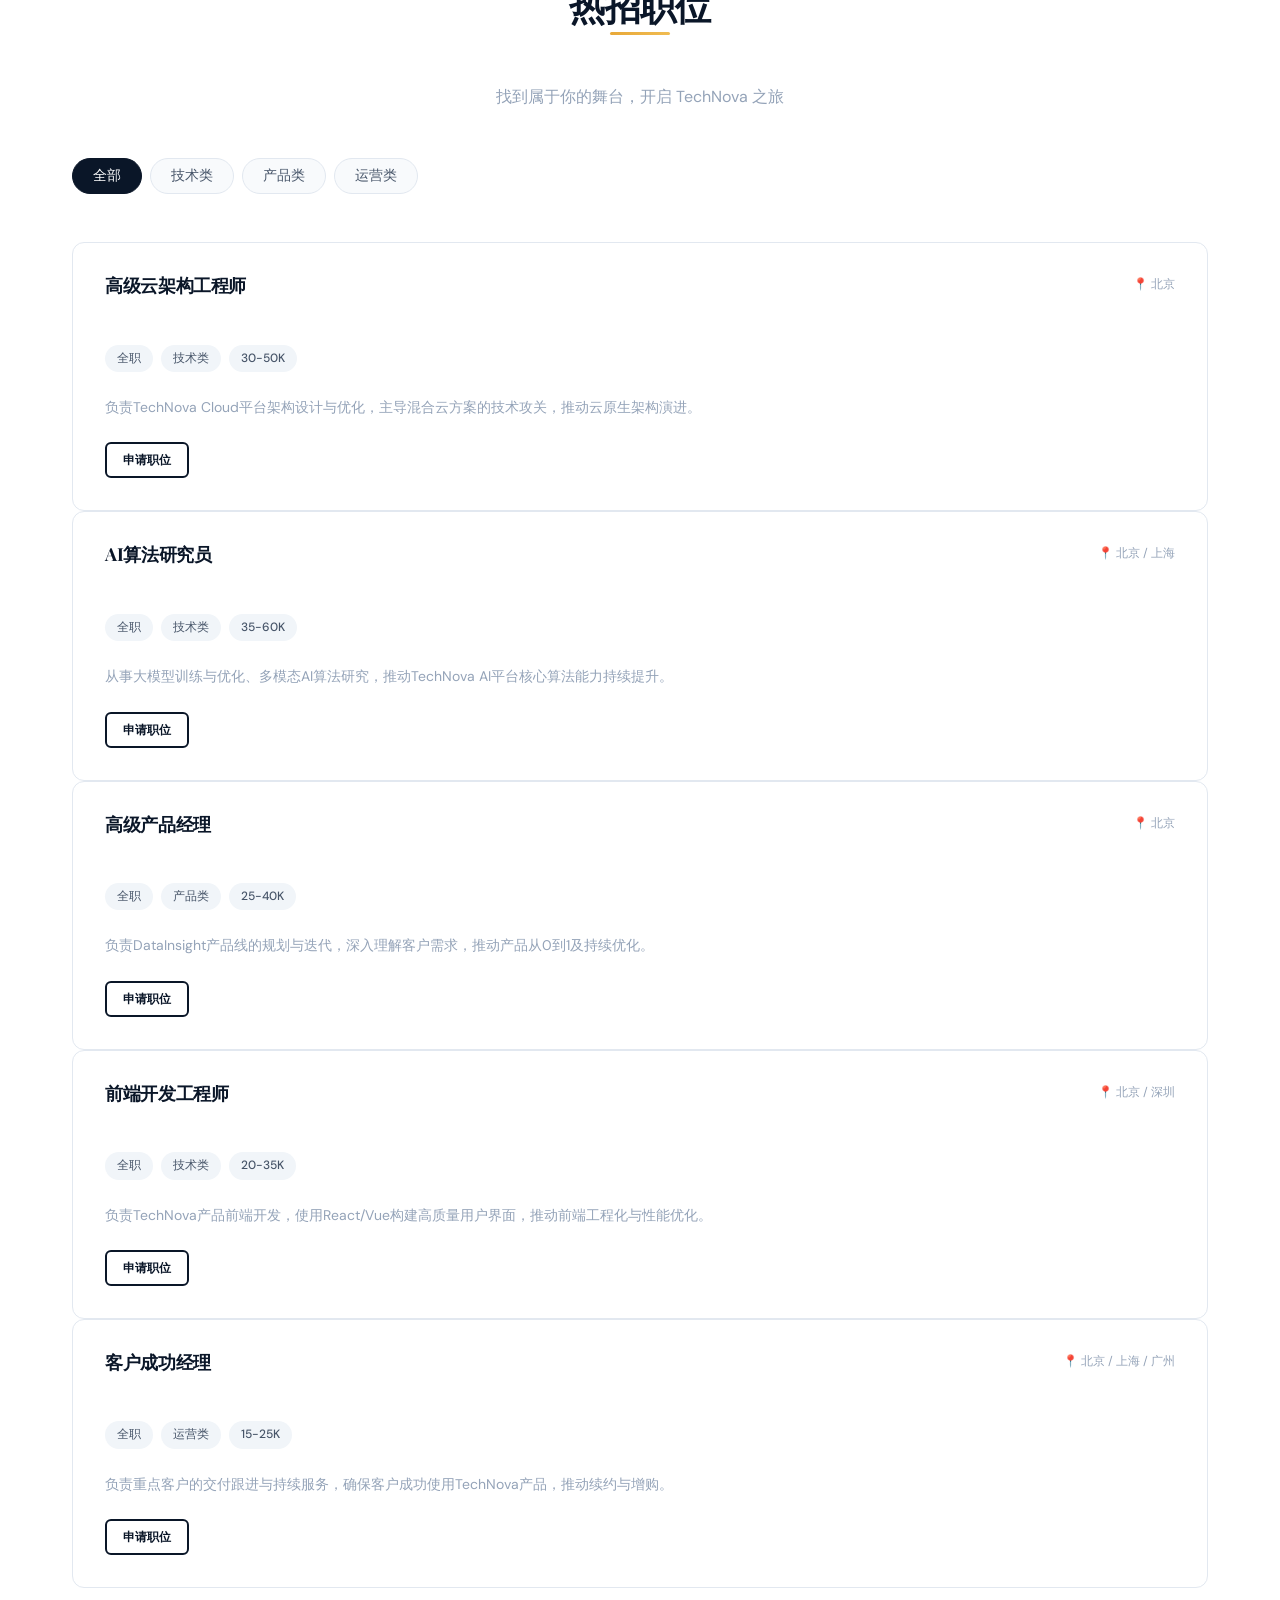
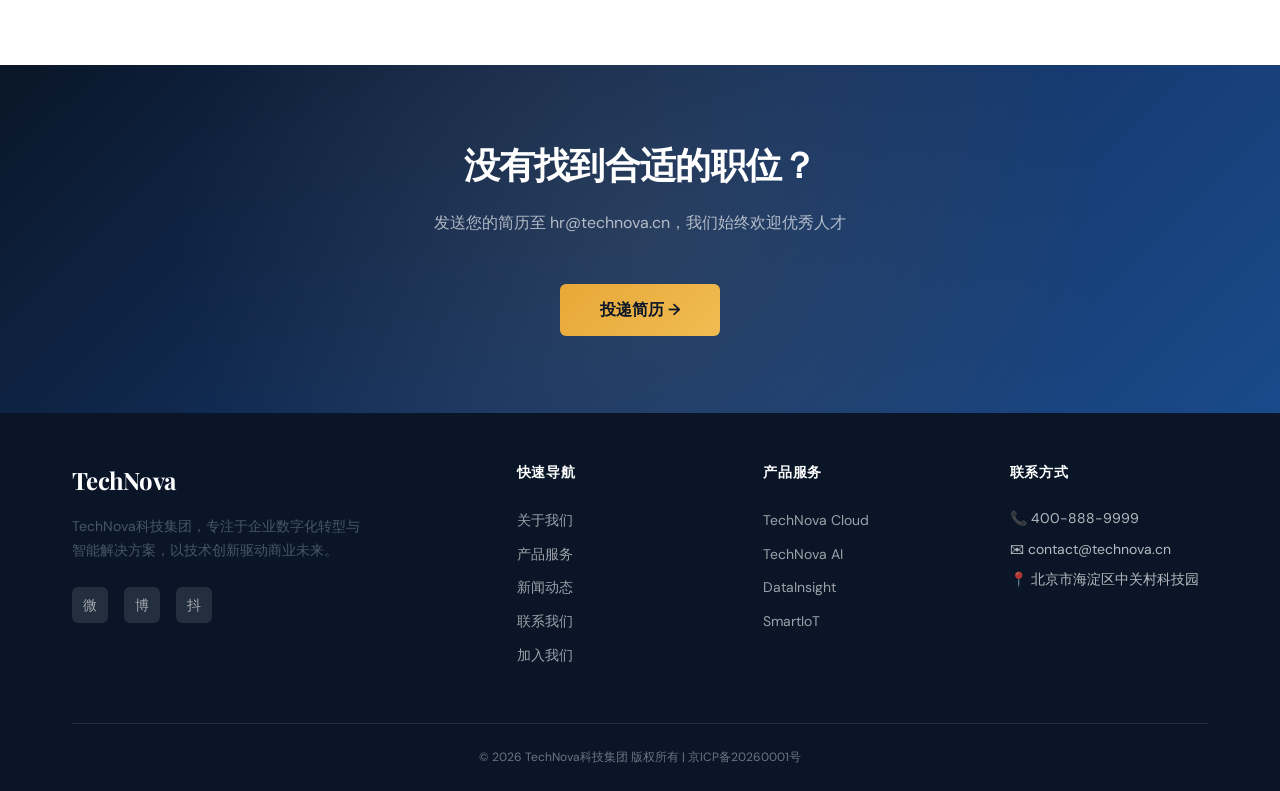
<file: careers.html>
<!DOCTYPE html>
<html lang="zh-CN">
<head>
  <meta charset="UTF-8">
  <meta name="viewport" content="width=device-width, initial-scale=1.0">
  <title>加入我们 — TechNova科技集团</title>
  <meta name="description" content="加入TechNova科技集团，与2000+专业人才共同书写科技传奇。查看招聘信息与企业文化。">
  <meta property="og:title" content="加入我们 — TechNova科技集团">
  <meta property="og:description" content="TechNova正在寻找志同道合的伙伴，一起创造未来。">
  <link rel="preconnect" href="https://fonts.googleapis.com">
  <link rel="preconnect" href="https://fonts.gstatic.com" crossorigin>
  <link href="https://fonts.googleapis.com/css2?family=Playfair+Display:wght@400;600;700&family=DM+Sans:wght@400;500;600;700&display=swap" rel="stylesheet">
  <link rel="stylesheet" href="css/style.css">
</head>
<body>
  <a href="#main" class="skip-link">跳到主要内容</a>

  <!-- Navigation -->
  <nav class="navbar" role="navigation" aria-label="主导航">
    <div class="navbar__inner">
      <a href="index.html" class="navbar__logo" aria-label="TechNova 首页">
        <div class="navbar__logo-icon">T</div>
        TechNova
      </a>
      <ul class="navbar__menu">
        <li><a href="index.html" class="navbar__link">首页</a></li>
        <li><a href="about.html" class="navbar__link">关于我们</a></li>
        <li><a href="products.html" class="navbar__link">产品服务</a></li>
        <li><a href="news.html" class="navbar__link">新闻动态</a></li>
        <li><a href="contact.html" class="navbar__link">联系我们</a></li>
        <li><a href="careers.html" class="navbar__link active">加入我们</a></li>
      </ul>
      <div class="navbar__hamburger" aria-label="打开菜单" role="button" tabindex="0">
        <span></span><span></span><span></span>
      </div>
    </div>
    <div class="navbar__overlay"></div>
    <div class="navbar__mobile-menu">
      <a href="index.html" class="navbar__link">首页</a>
      <a href="about.html" class="navbar__link">关于我们</a>
      <a href="products.html" class="navbar__link">产品服务</a>
      <a href="news.html" class="navbar__link">新闻动态</a>
      <a href="contact.html" class="navbar__link">联系我们</a>
      <a href="careers.html" class="navbar__link active">加入我们</a>
    </div>
  </nav>

  <main id="main">
    <!-- Page Banner -->
    <section class="page-banner">
      <div class="container">
        <h1>加入 TechNova</h1>
        <p>与2000+专业人才一起，创造科技未来</p>
      </div>
    </section>

    <!-- Why Join -->
    <section class="section" aria-labelledby="why-title">
      <div class="container">
        <div class="section-header reveal">
          <h2 id="why-title">为什么选择 TechNova</h2>
          <p>不只是工作，更是一段值得铭记的成长旅程</p>
        </div>
        <div class="grid grid--3">
          <div class="card reveal reveal--delay-1">
            <div class="card__icon">🚀</div>
            <h3 class="card__title">技术驱动</h3>
            <p class="card__desc">前沿技术栈，大模型、云原生、分布式系统——在这里，你永远站在技术最前沿。</p>
          </div>
          <div class="card reveal reveal--delay-2">
            <div class="card__icon">📈</div>
            <h3 class="card__title">快速成长</h3>
            <p class="card__desc">导师制度、技术分享、跨团队协作——全方位成长体系，让每个人都能突破边界。</p>
          </div>
          <div class="card reveal reveal--delay-3">
            <div class="card__icon">🤝</div>
            <h3 class="card__title">开放文化</h3>
            <p class="card__desc">扁平管理、开放沟通、鼓励创新——没有层级壁垒，只有志同道合的伙伴。</p>
          </div>
        </div>
      </div>
    </section>

    <!-- Benefits -->
    <section class="section section--alt" aria-labelledby="benefits-title">
      <div class="container">
        <div class="section-header reveal">
          <h2 id="benefits-title">福利待遇</h2>
          <p>我们相信，好的待遇才能吸引和留住最优秀的人才</p>
        </div>
        <div class="grid grid--2 reveal">
          <div class="benefit-item">
            <div class="benefit-item__icon">💰</div>
            <div>
              <div class="benefit-item__title">有竞争力的薪酬</div>
              <div class="benefit-item__desc">行业Top 10%薪资水平 + 年度绩效奖金 + 期权激励</div>
            </div>
          </div>
          <div class="benefit-item">
            <div class="benefit-item__icon">🏥</div>
            <div>
              <div class="benefit-item__title">全面健康保障</div>
              <div class="benefit-item__desc">商业医疗保险 + 年度体检 + 心理健康咨询 + 健身补贴</div>
            </div>
          </div>
          <div class="benefit-item">
            <div class="benefit-item__icon">📚</div>
            <div>
              <div class="benefit-item__title">持续学习支持</div>
              <div class="benefit-item__desc">技术书籍报销 + 外部培训资助 + 会议参会支持 + 内部技术沙龙</div>
            </div>
          </div>
          <div class="benefit-item">
            <div class="benefit-item__icon">🏠</div>
            <div>
              <div class="benefit-item__title">灵活办公</div>
              <div class="benefit-item__desc">弹性工作时间 + 远程办公支持 + 现代化办公环境 + 免费餐饮</div>
            </div>
          </div>
          <div class="benefit-item">
            <div class="benefit-item__icon">🎉</div>
            <div>
              <div class="benefit-item__title">丰富团建活动</div>
              <div class="benefit-item__desc">年度旅游 + 季度团建 + 生日关怀 + 节日礼品 + 家庭日</div>
            </div>
          </div>
          <div class="benefit-item">
            <div class="benefit-item__icon">👶</div>
            <div>
              <div class="benefit-item__title">家庭关怀</div>
              <div class="benefit-item__desc">带薪年假15天起 + 产假/陪产假 + 子女教育补贴 + 育儿支持</div>
            </div>
          </div>
        </div>
      </div>
    </section>

    <!-- Job Listings -->
    <section class="section" aria-labelledby="jobs-title">
      <div class="container">
        <div class="section-header reveal">
          <h2 id="jobs-title">热招职位</h2>
          <p>找到属于你的舞台，开启 TechNova 之旅</p>
        </div>

        <!-- Filter -->
        <div class="filter-tabs reveal" role="tablist" aria-label="职位分类">
          <button class="filter-tab active" role="tab" data-filter="all">全部</button>
          <button class="filter-tab" role="tab" data-filter="tech">技术类</button>
          <button class="filter-tab" role="tab" data-filter="product">产品类</button>
          <button class="filter-tab" role="tab" data-filter="ops">运营类</button>
        </div>

        <div id="job-list">
          <div class="job-card reveal" data-category="tech">
            <div class="job-card__header">
              <h3 class="job-card__title">高级云架构工程师</h3>
              <div class="job-card__location">📍 北京</div>
            </div>
            <div class="job-card__tags">
              <span class="job-card__tag">全职</span>
              <span class="job-card__tag">技术类</span>
              <span class="job-card__tag">30-50K</span>
            </div>
            <p class="job-card__desc">负责TechNova Cloud平台架构设计与优化，主导混合云方案的技术攻关，推动云原生架构演进。</p>
            <a href="#" class="btn btn--sm btn--outline" onclick="openModal('apply-modal'); return false;">申请职位</a>
          </div>

          <div class="job-card reveal" data-category="tech">
            <div class="job-card__header">
              <h3 class="job-card__title">AI算法研究员</h3>
              <div class="job-card__location">📍 北京 / 上海</div>
            </div>
            <div class="job-card__tags">
              <span class="job-card__tag">全职</span>
              <span class="job-card__tag">技术类</span>
              <span class="job-card__tag">35-60K</span>
            </div>
            <p class="job-card__desc">从事大模型训练与优化、多模态AI算法研究，推动TechNova AI平台核心算法能力持续提升。</p>
            <a href="#" class="btn btn--sm btn--outline" onclick="openModal('apply-modal'); return false;">申请职位</a>
          </div>

          <div class="job-card reveal" data-category="product">
            <div class="job-card__header">
              <h3 class="job-card__title">高级产品经理</h3>
              <div class="job-card__location">📍 北京</div>
            </div>
            <div class="job-card__tags">
              <span class="job-card__tag">全职</span>
              <span class="job-card__tag">产品类</span>
              <span class="job-card__tag">25-40K</span>
            </div>
            <p class="job-card__desc">负责DataInsight产品线的规划与迭代，深入理解客户需求，推动产品从0到1及持续优化。</p>
            <a href="#" class="btn btn--sm btn--outline" onclick="openModal('apply-modal'); return false;">申请职位</a>
          </div>

          <div class="job-card reveal" data-category="tech">
            <div class="job-card__header">
              <h3 class="job-card__title">前端开发工程师</h3>
              <div class="job-card__location">📍 北京 / 深圳</div>
            </div>
            <div class="job-card__tags">
              <span class="job-card__tag">全职</span>
              <span class="job-card__tag">技术类</span>
              <span class="job-card__tag">20-35K</span>
            </div>
            <p class="job-card__desc">负责TechNova产品前端开发，使用React/Vue构建高质量用户界面，推动前端工程化与性能优化。</p>
            <a href="#" class="btn btn--sm btn--outline" onclick="openModal('apply-modal'); return false;">申请职位</a>
          </div>

          <div class="job-card reveal" data-category="ops">
            <div class="job-card__header">
              <h3 class="job-card__title">客户成功经理</h3>
              <div class="job-card__location">📍 北京 / 上海 / 广州</div>
            </div>
            <div class="job-card__tags">
              <span class="job-card__tag">全职</span>
              <span class="job-card__tag">运营类</span>
              <span class="job-card__tag">15-25K</span>
            </div>
            <p class="job-card__desc">负责重点客户的交付跟进与持续服务，确保客户成功使用TechNova产品，推动续约与增购。</p>
            <a href="#" class="btn btn--sm btn--outline" onclick="openModal('apply-modal'); return false;">申请职位</a>
          </div>
        </div>
      </div>
    </section>

    <!-- CTA -->
    <section class="cta-section" aria-labelledby="cta-title">
      <div class="container">
        <h2 id="cta-title" class="reveal">没有找到合适的职位？</h2>
        <p class="reveal">发送您的简历至 hr@technova.cn，我们始终欢迎优秀人才</p>
        <div class="reveal">
          <a href="mailto:hr@technova.cn" class="btn btn--accent btn--lg">投递简历 →</a>
        </div>
      </div>
    </section>
  </main>

  <!-- Apply Modal -->
  <div class="modal-overlay" id="apply-modal">
    <div class="modal" role="dialog" aria-label="职位申请">
      <button class="modal__close" onclick="closeModal('apply-modal')" aria-label="关闭">✕</button>
      <h2>职位申请</h2>
      <p class="text-muted mb-md">请填写以下信息，我们将尽快与您联系</p>
      <form id="apply-form" novalidate>
        <div class="form-group">
          <label class="form-label" for="apply-name">姓名 *</label>
          <input type="text" class="form-input" id="apply-name" required placeholder="请输入您的姓名">
          <div class="form-error" id="apply-name-error">请填写姓名</div>
        </div>
        <div class="form-group">
          <label class="form-label" for="apply-email">邮箱 *</label>
          <input type="email" class="form-input" id="apply-email" required placeholder="请输入您的邮箱">
          <div class="form-error" id="apply-email-error">请填写有效的邮箱地址</div>
        </div>
        <div class="form-group">
          <label class="form-label" for="apply-phone">电话 *</label>
          <input type="tel" class="form-input" id="apply-phone" required placeholder="请输入您的电话号码">
          <div class="form-error" id="apply-phone-error">请填写有效的电话号码</div>
        </div>
        <div class="form-group">
          <label class="form-label" for="apply-position">意向职位</label>
          <select class="form-select" id="apply-position">
            <option value="">请选择职位</option>
            <option value="cloud-arch">高级云架构工程师</option>
            <option value="ai-researcher">AI算法研究员</option>
            <option value="pm">高级产品经理</option>
            <option value="frontend">前端开发工程师</option>
            <option value="cs">客户成功经理</option>
          </select>
        </div>
        <div class="form-group">
          <label class="form-label" for="apply-msg">个人简介</label>
          <textarea class="form-textarea" id="apply-msg" placeholder="简要介绍您的背景与优势"></textarea>
        </div>
        <button type="submit" class="btn btn--accent btn--lg">提交申请 →</button>
      </form>
    </div>
  </div>

  <!-- Toast -->
  <div class="toast" id="toast"></div>

  <!-- Footer -->
  <footer class="footer" role="contentinfo">
    <div class="container">
      <div class="footer__grid">
        <div>
          <div class="footer__brand">TechNova</div>
          <p class="footer__brand-desc">TechNova科技集团，专注于企业数字化转型与智能解决方案，以技术创新驱动商业未来。</p>
          <div class="footer__social">
            <a href="#" class="footer__social-link" aria-label="微信">微</a>
            <a href="#" class="footer__social-link" aria-label="微博">博</a>
            <a href="#" class="footer__social-link" aria-label="抖音">抖</a>
          </div>
        </div>
        <div>
          <div class="footer__heading">快速导航</div>
          <ul class="footer__links">
            <li><a href="about.html">关于我们</a></li>
            <li><a href="products.html">产品服务</a></li>
            <li><a href="news.html">新闻动态</a></li>
            <li><a href="contact.html">联系我们</a></li>
            <li><a href="careers.html">加入我们</a></li>
          </ul>
        </div>
        <div>
          <div class="footer__heading">产品服务</div>
          <ul class="footer__links">
            <li><a href="products.html">TechNova Cloud</a></li>
            <li><a href="products.html">TechNova AI</a></li>
            <li><a href="products.html">DataInsight</a></li>
            <li><a href="products.html">SmartIoT</a></li>
          </ul>
        </div>
        <div>
          <div class="footer__heading">联系方式</div>
          <div class="footer__contact-item">📞 400-888-9999</div>
          <div class="footer__contact-item">✉ contact@technova.cn</div>
          <div class="footer__contact-item">📍 北京市海淀区中关村科技园</div>
        </div>
      </div>
      <div class="footer__bottom">
        © 2026 TechNova科技集团 版权所有 | 京ICP备20260001号
      </div>
    </div>
  </footer>

  <script src="js/main.js"></script>
</body>
</html>
</file>
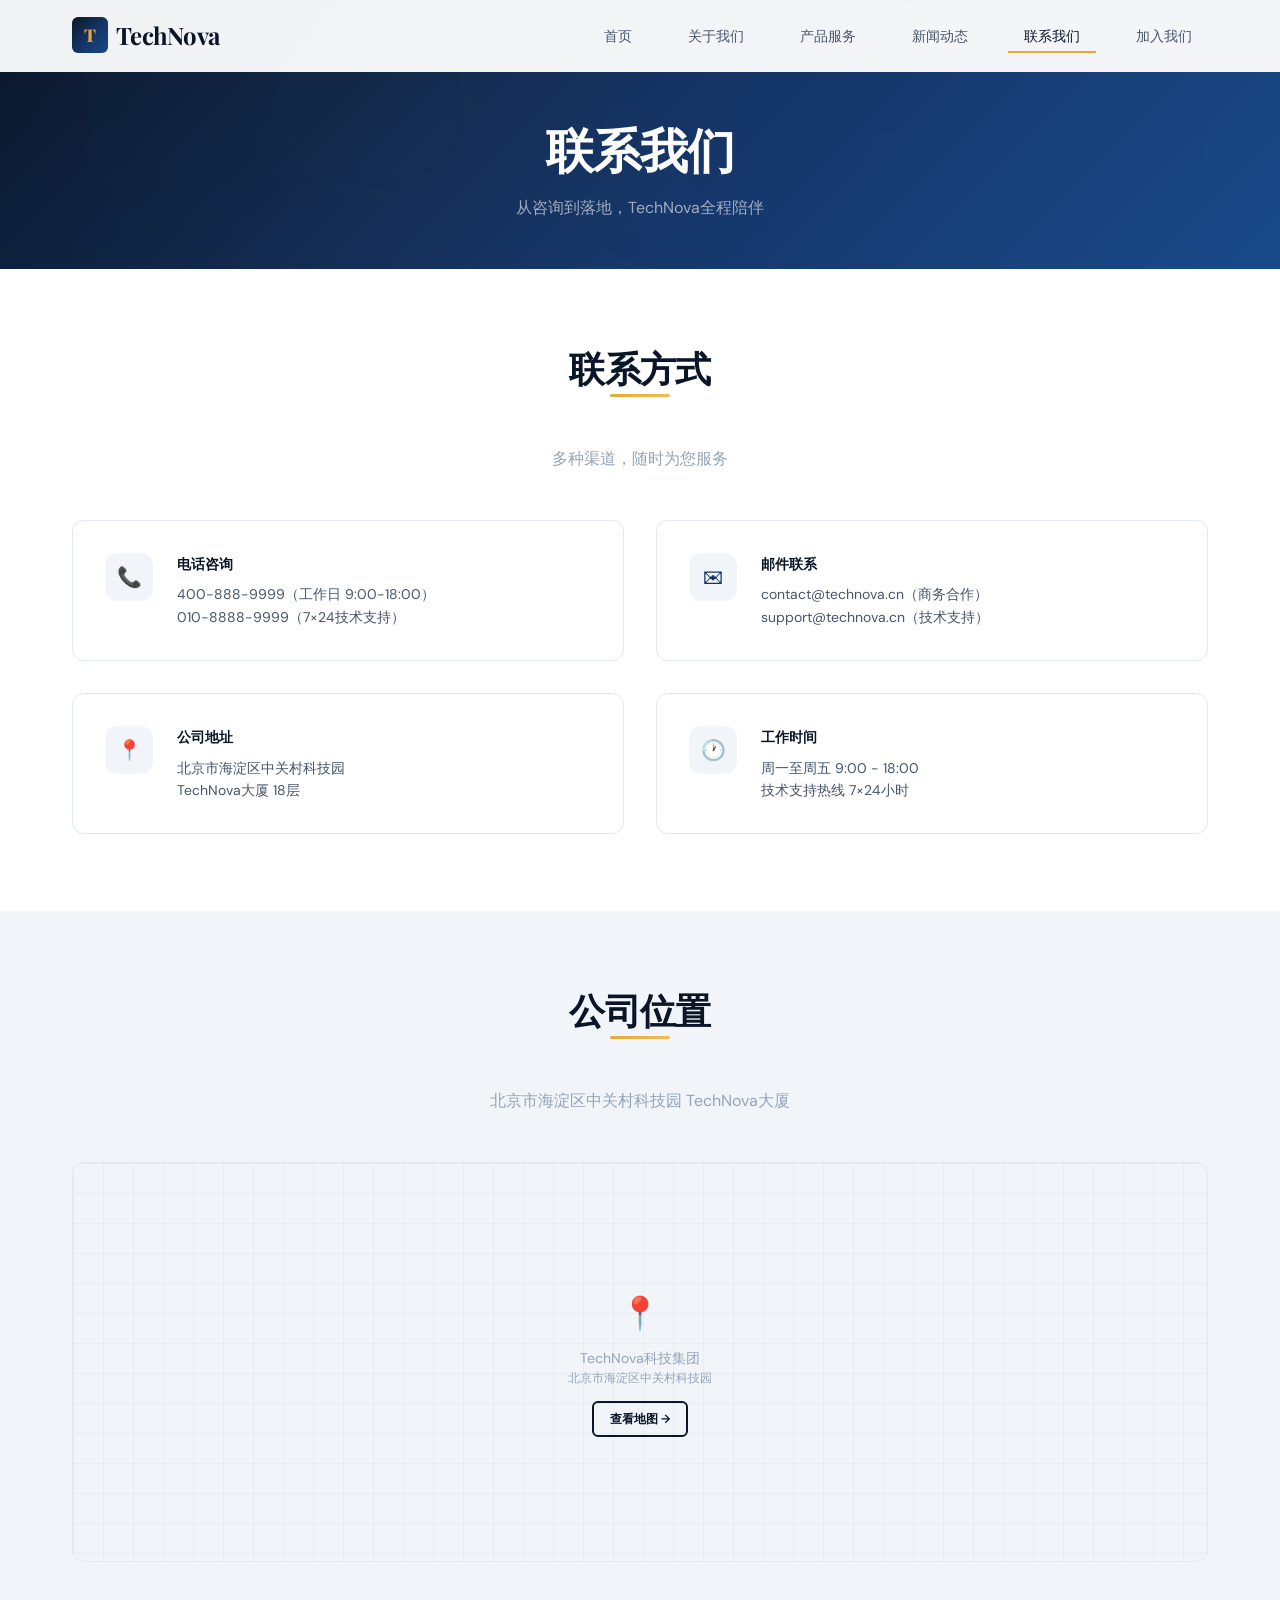
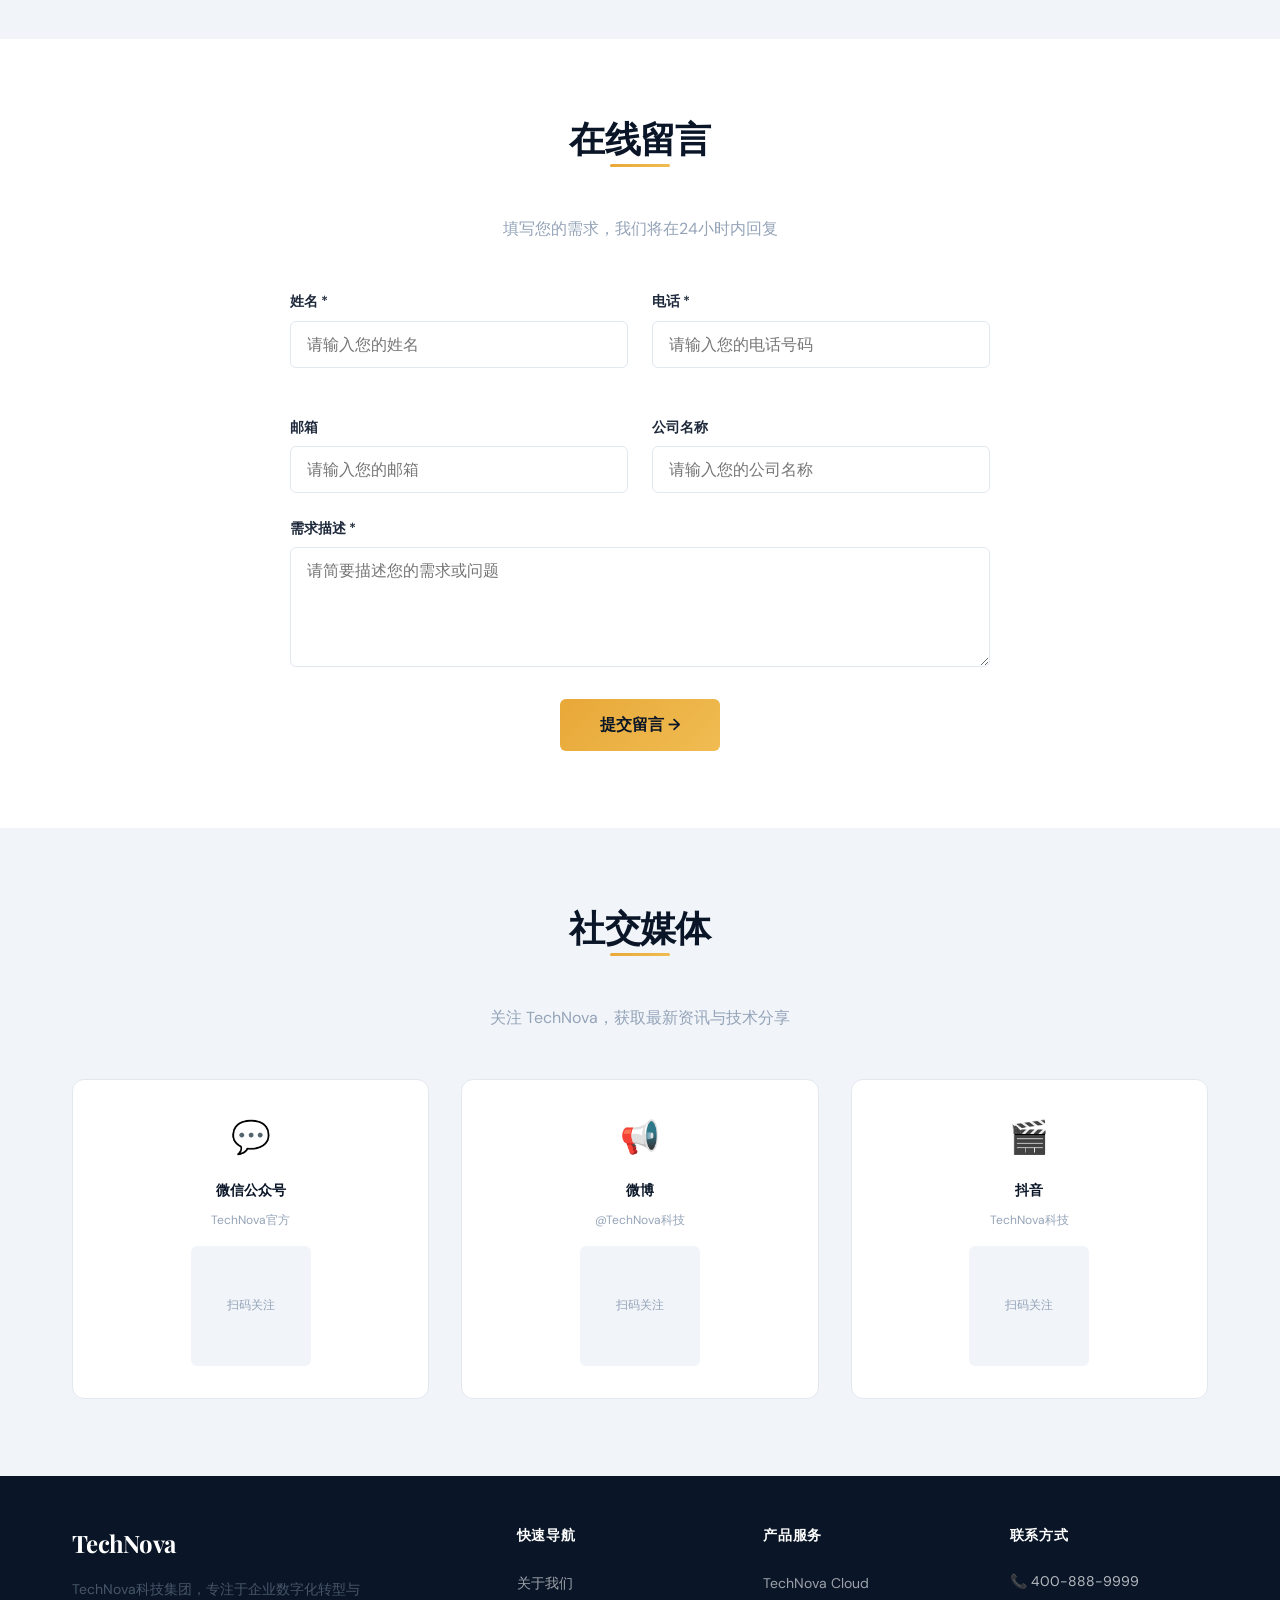
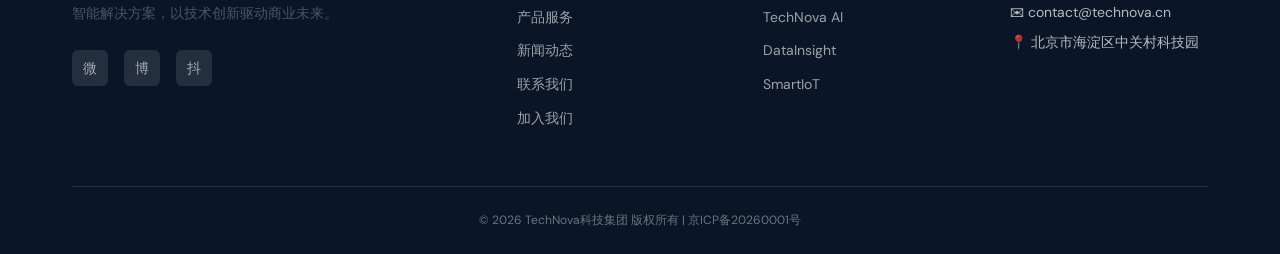
<file: contact.html>
<!DOCTYPE html>
<html lang="zh-CN">
<head>
  <meta charset="UTF-8">
  <meta name="viewport" content="width=device-width, initial-scale=1.0">
  <title>联系我们 — TechNova科技集团</title>
  <meta name="description" content="联系TechNova科技集团，获取定制化数字化转型方案。电话、邮箱、地址及在线留言。">
  <meta property="og:title" content="联系我们 — TechNova科技集团">
  <meta property="og:description" content="获取定制化数字化转型方案，TechNova全程陪伴。">
  <link rel="preconnect" href="https://fonts.googleapis.com">
  <link rel="preconnect" href="https://fonts.gstatic.com" crossorigin>
  <link href="https://fonts.googleapis.com/css2?family=Playfair+Display:wght@400;600;700&family=DM+Sans:wght@400;500;600;700&display=swap" rel="stylesheet">
  <link rel="stylesheet" href="css/style.css">
</head>
<body>
  <a href="#main" class="skip-link">跳到主要内容</a>

  <!-- Navigation -->
  <nav class="navbar" role="navigation" aria-label="主导航">
    <div class="navbar__inner">
      <a href="index.html" class="navbar__logo" aria-label="TechNova 首页">
        <div class="navbar__logo-icon">T</div>
        TechNova
      </a>
      <ul class="navbar__menu">
        <li><a href="index.html" class="navbar__link">首页</a></li>
        <li><a href="about.html" class="navbar__link">关于我们</a></li>
        <li><a href="products.html" class="navbar__link">产品服务</a></li>
        <li><a href="news.html" class="navbar__link">新闻动态</a></li>
        <li><a href="contact.html" class="navbar__link active">联系我们</a></li>
        <li><a href="careers.html" class="navbar__link">加入我们</a></li>
      </ul>
      <div class="navbar__hamburger" aria-label="打开菜单" role="button" tabindex="0">
        <span></span><span></span><span></span>
      </div>
    </div>
    <div class="navbar__overlay"></div>
    <div class="navbar__mobile-menu">
      <a href="index.html" class="navbar__link">首页</a>
      <a href="about.html" class="navbar__link">关于我们</a>
      <a href="products.html" class="navbar__link">产品服务</a>
      <a href="news.html" class="navbar__link">新闻动态</a>
      <a href="contact.html" class="navbar__link active">联系我们</a>
      <a href="careers.html" class="navbar__link">加入我们</a>
    </div>
  </nav>

  <main id="main">
    <!-- Page Banner -->
    <section class="page-banner">
      <div class="container">
        <h1>联系我们</h1>
        <p>从咨询到落地，TechNova全程陪伴</p>
      </div>
    </section>

    <!-- Contact Info -->
    <section class="section" aria-labelledby="contact-info-title">
      <div class="container">
        <div class="section-header reveal">
          <h2 id="contact-info-title">联系方式</h2>
          <p>多种渠道，随时为您服务</p>
        </div>
        <div class="grid grid--2">
          <div class="contact-card reveal reveal--delay-1">
            <div class="contact-card__icon">📞</div>
            <div>
              <div class="contact-card__title">电话咨询</div>
              <div class="contact-card__detail">400-888-9999（工作日 9:00-18:00）</div>
              <div class="contact-card__detail">010-8888-9999（7×24技术支持）</div>
            </div>
          </div>
          <div class="contact-card reveal reveal--delay-2">
            <div class="contact-card__icon">✉</div>
            <div>
              <div class="contact-card__title">邮件联系</div>
              <div class="contact-card__detail">contact@technova.cn（商务合作）</div>
              <div class="contact-card__detail">support@technova.cn（技术支持）</div>
            </div>
          </div>
          <div class="contact-card reveal reveal--delay-3">
            <div class="contact-card__icon">📍</div>
            <div>
              <div class="contact-card__title">公司地址</div>
              <div class="contact-card__detail">北京市海淀区中关村科技园</div>
              <div class="contact-card__detail">TechNova大厦 18层</div>
            </div>
          </div>
          <div class="contact-card reveal reveal--delay-4">
            <div class="contact-card__icon">🕐</div>
            <div>
              <div class="contact-card__title">工作时间</div>
              <div class="contact-card__detail">周一至周五 9:00 - 18:00</div>
              <div class="contact-card__detail">技术支持热线 7×24小时</div>
            </div>
          </div>
        </div>
      </div>
    </section>

    <!-- Map -->
    <section class="section section--alt" aria-labelledby="map-title">
      <div class="container">
        <div class="section-header reveal">
          <h2 id="map-title">公司位置</h2>
          <p>北京市海淀区中关村科技园 TechNova大厦</p>
        </div>
        <div class="map-placeholder reveal">
          <div style="position:relative; z-index:1; text-align:center;">
            <div style="font-size:2rem; margin-bottom:8px;">📍</div>
            <div>TechNova科技集团</div>
            <div style="font-size:var(--fs-tiny); color:var(--color-text-muted);">北京市海淀区中关村科技园</div>
            <div style="margin-top:12px;">
              <a href="#" class="btn btn--sm btn--outline">查看地图 →</a>
            </div>
          </div>
        </div>
      </div>
    </section>

    <!-- Online Message Form -->
    <section class="section" aria-labelledby="form-title">
      <div class="container">
        <div class="section-header reveal">
          <h2 id="form-title">在线留言</h2>
          <p>填写您的需求，我们将在24小时内回复</p>
        </div>
        <div class="reveal" style="max-width:700px; margin:0 auto;">
          <form id="contact-form" novalidate>
            <div class="grid grid--2" style="gap:var(--space-md);">
              <div class="form-group">
                <label class="form-label" for="name">姓名 *</label>
                <input type="text" class="form-input" id="name" name="name" required placeholder="请输入您的姓名">
                <div class="form-error" id="name-error">请填写姓名</div>
              </div>
              <div class="form-group">
                <label class="form-label" for="phone">电话 *</label>
                <input type="tel" class="form-input" id="phone" name="phone" required placeholder="请输入您的电话号码">
                <div class="form-error" id="phone-error">请填写有效的电话号码</div>
              </div>
              <div class="form-group">
                <label class="form-label" for="email">邮箱</label>
                <input type="email" class="form-input" id="email" name="email" placeholder="请输入您的邮箱">
                <div class="form-error" id="email-error">请填写有效的邮箱地址</div>
              </div>
              <div class="form-group">
                <label class="form-label" for="company">公司名称</label>
                <input type="text" class="form-input" id="company" name="company" placeholder="请输入您的公司名称">
              </div>
            </div>
            <div class="form-group">
              <label class="form-label" for="need">需求描述 *</label>
              <textarea class="form-textarea" id="need" name="need" required placeholder="请简要描述您的需求或问题"></textarea>
              <div class="form-error" id="need-error">请填写需求描述</div>
            </div>
            <div class="text-center mt-md">
              <button type="submit" class="btn btn--accent btn--lg">提交留言 →</button>
            </div>
          </form>
        </div>
      </div>
    </section>

    <!-- Social Media -->
    <section class="section section--alt" aria-labelledby="social-title">
      <div class="container">
        <div class="section-header reveal">
          <h2 id="social-title">社交媒体</h2>
          <p>关注 TechNova，获取最新资讯与技术分享</p>
        </div>
        <div class="social-grid reveal">
          <div class="social-card">
            <div class="social-card__icon">💬</div>
            <div class="social-card__name">微信公众号</div>
            <p class="text-muted" style="font-size:var(--fs-tiny);">TechNova官方</p>
            <div class="social-card__qr">扫码关注</div>
          </div>
          <div class="social-card">
            <div class="social-card__icon">📢</div>
            <div class="social-card__name">微博</div>
            <p class="text-muted" style="font-size:var(--fs-tiny);">@TechNova科技</p>
            <div class="social-card__qr">扫码关注</div>
          </div>
          <div class="social-card">
            <div class="social-card__icon">🎬</div>
            <div class="social-card__name">抖音</div>
            <p class="text-muted" style="font-size:var(--fs-tiny);">TechNova科技</p>
            <div class="social-card__qr">扫码关注</div>
          </div>
        </div>
      </div>
    </section>
  </main>

  <!-- Toast -->
  <div class="toast" id="toast"></div>

  <!-- Footer -->
  <footer class="footer" role="contentinfo">
    <div class="container">
      <div class="footer__grid">
        <div>
          <div class="footer__brand">TechNova</div>
          <p class="footer__brand-desc">TechNova科技集团，专注于企业数字化转型与智能解决方案，以技术创新驱动商业未来。</p>
          <div class="footer__social">
            <a href="#" class="footer__social-link" aria-label="微信">微</a>
            <a href="#" class="footer__social-link" aria-label="微博">博</a>
            <a href="#" class="footer__social-link" aria-label="抖音">抖</a>
          </div>
        </div>
        <div>
          <div class="footer__heading">快速导航</div>
          <ul class="footer__links">
            <li><a href="about.html">关于我们</a></li>
            <li><a href="products.html">产品服务</a></li>
            <li><a href="news.html">新闻动态</a></li>
            <li><a href="contact.html">联系我们</a></li>
            <li><a href="careers.html">加入我们</a></li>
          </ul>
        </div>
        <div>
          <div class="footer__heading">产品服务</div>
          <ul class="footer__links">
            <li><a href="products.html">TechNova Cloud</a></li>
            <li><a href="products.html">TechNova AI</a></li>
            <li><a href="products.html">DataInsight</a></li>
            <li><a href="products.html">SmartIoT</a></li>
          </ul>
        </div>
        <div>
          <div class="footer__heading">联系方式</div>
          <div class="footer__contact-item">📞 400-888-9999</div>
          <div class="footer__contact-item">✉ contact@technova.cn</div>
          <div class="footer__contact-item">📍 北京市海淀区中关村科技园</div>
        </div>
      </div>
      <div class="footer__bottom">
        © 2026 TechNova科技集团 版权所有 | 京ICP备20260001号
      </div>
    </div>
  </footer>

  <script src="js/main.js"></script>
</body>
</html>
</file>
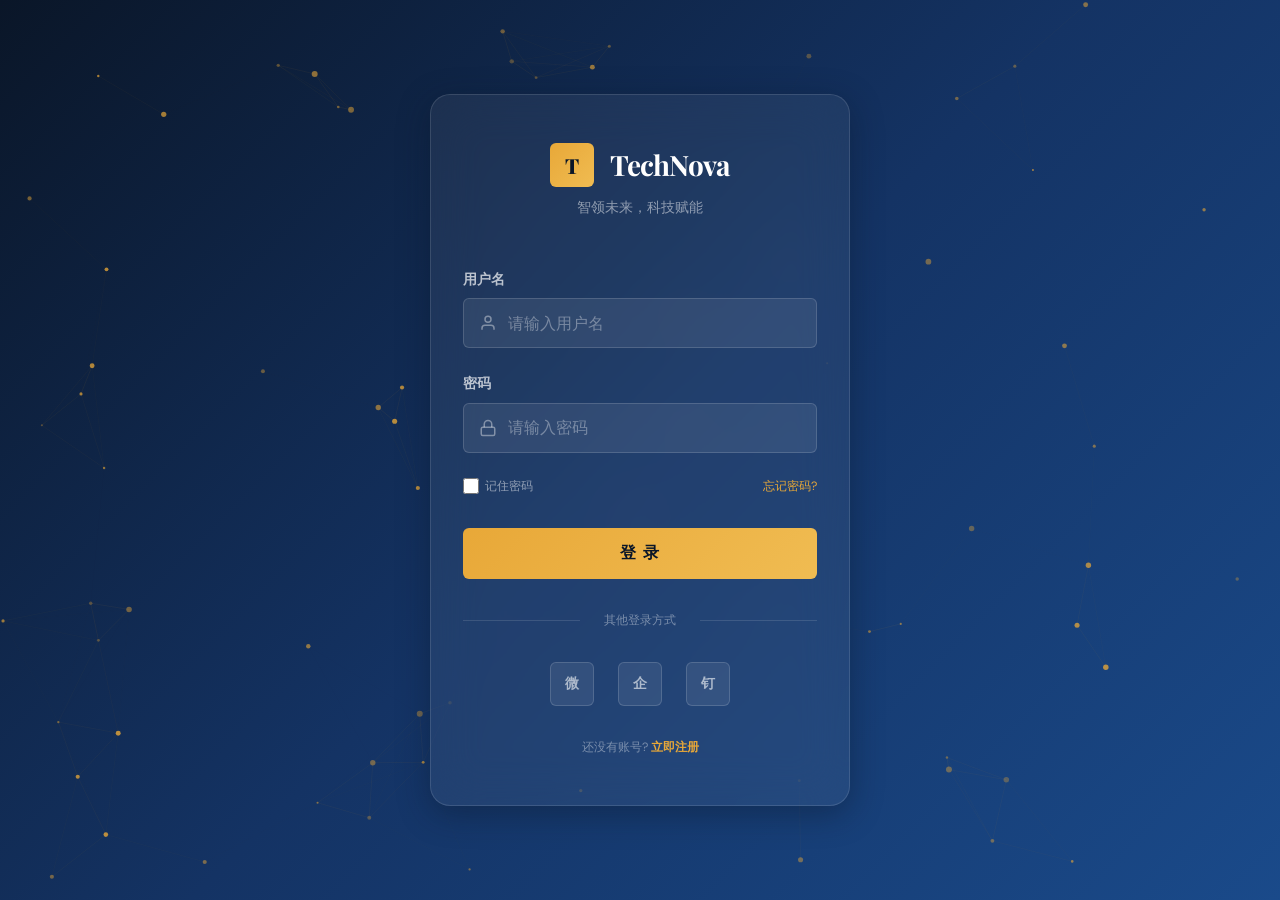
<file: login.html>
<!DOCTYPE html>
<html lang="zh-CN">
<head>
  <meta charset="UTF-8">
  <meta name="viewport" content="width=device-width, initial-scale=1.0">
  <title>TechNova — 登录</title>
  <meta name="description" content="TechNova科技集团登录页面">
  <link rel="preconnect" href="https://fonts.googleapis.com">
  <link rel="preconnect" href="https://fonts.gstatic.com" crossorigin>
  <link href="https://fonts.googleapis.com/css2?family=Playfair+Display:wght@400;600;700&family=DM+Sans:wght@400;500;600;700&display=swap" rel="stylesheet">
  <link rel="stylesheet" href="css/style.css">
</head>
<body class="login-body">

  <!-- Particle Canvas Background -->
  <canvas id="particle-canvas"></canvas>

  <!-- Login Container -->
  <div class="login-container">
    <div class="login-card">
      <!-- Logo -->
      <div class="login-logo">
        <div class="login-logo__icon">T</div>
        <div class="login-logo__text">TechNova</div>
      </div>
      <p class="login-subtitle">智领未来，科技赋能</p>

      <!-- Login Form -->
      <form id="login-form" class="login-form" autocomplete="off">
        <div class="login-form__group">
          <label for="login-username" class="login-form__label">用户名</label>
          <div class="login-form__input-wrap">
            <svg class="login-form__icon" viewBox="0 0 24 24" fill="none" stroke="currentColor" stroke-width="2"><path d="M20 21v-2a4 4 0 0 0-4-4H8a4 4 0 0 0-4 4v2"/><circle cx="12" cy="7" r="4"/></svg>
            <input type="text" id="login-username" class="login-form__input" placeholder="请输入用户名" required>
          </div>
        </div>
        <div class="login-form__group">
          <label for="login-password" class="login-form__label">密码</label>
          <div class="login-form__input-wrap">
            <svg class="login-form__icon" viewBox="0 0 24 24" fill="none" stroke="currentColor" stroke-width="2"><rect x="3" y="11" width="18" height="11" rx="2" ry="2"/><path d="M7 11V7a5 5 0 0 1 10 0v4"/></svg>
            <input type="password" id="login-password" class="login-form__input" placeholder="请输入密码" required>
          </div>
        </div>

        <div class="login-form__options">
          <label class="login-form__remember">
            <input type="checkbox" id="login-remember">
            <span>记住密码</span>
          </label>
          <a href="#" class="login-form__forgot">忘记密码?</a>
        </div>

        <button type="submit" class="login-form__btn">
          <span class="login-form__btn-text">登 录</span>
          <span class="login-form__btn-loading" style="display:none;">
            <svg class="login-spinner" viewBox="0 0 24 24"><circle cx="12" cy="12" r="10" stroke="currentColor" stroke-width="3" fill="none" stroke-dasharray="31.4 31.4" stroke-linecap="round"/></svg>
          </span>
        </button>
      </form>

      <!-- Divider -->
      <div class="login-divider">
        <span>其他登录方式</span>
      </div>

      <!-- Social Login -->
      <div class="login-social">
        <button class="login-social__btn" title="微信登录">微</button>
        <button class="login-social__btn" title="企业微信登录">企</button>
        <button class="login-social__btn" title="钉钉登录">钉</button>
      </div>

      <!-- Register Link -->
      <div class="login-footer">
        还没有账号? <a href="#">立即注册</a>
      </div>
    </div>
  </div>

  <script src="js/main.js"></script>
</body>
</html>
</file>
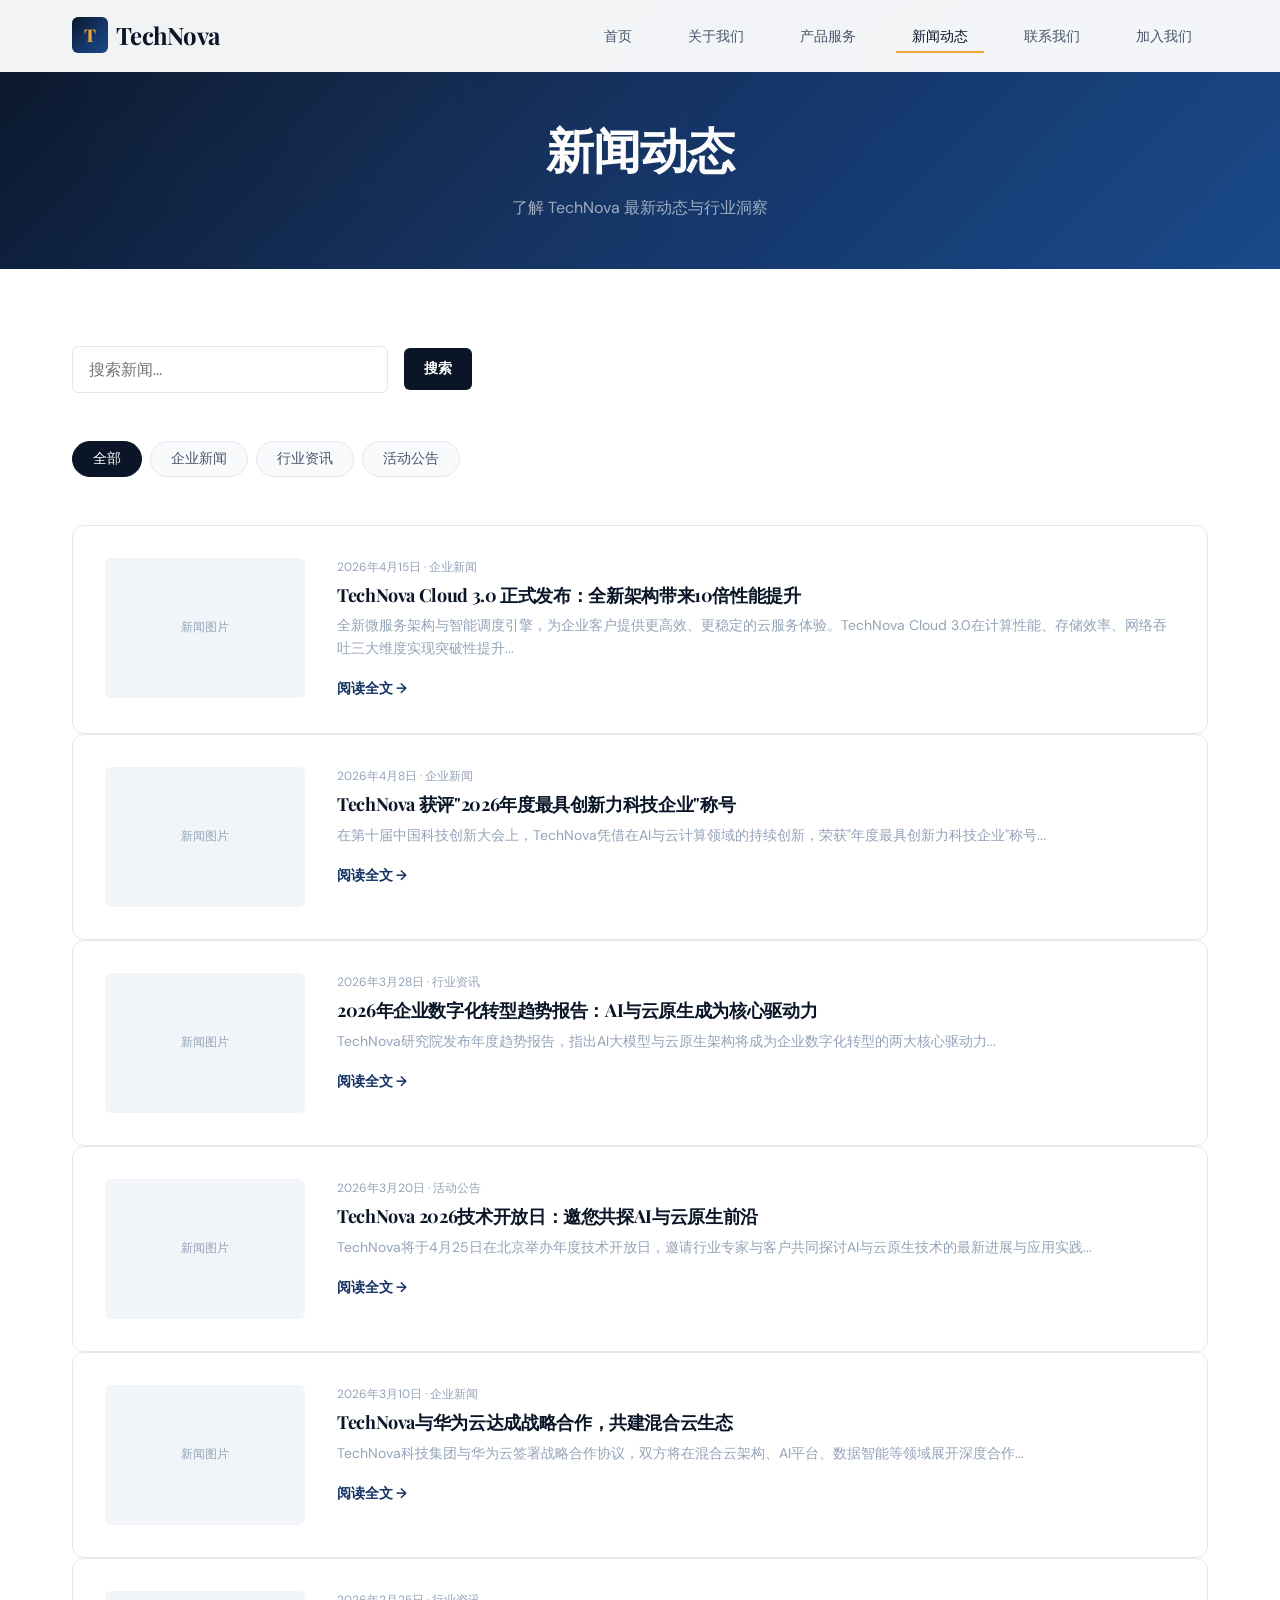
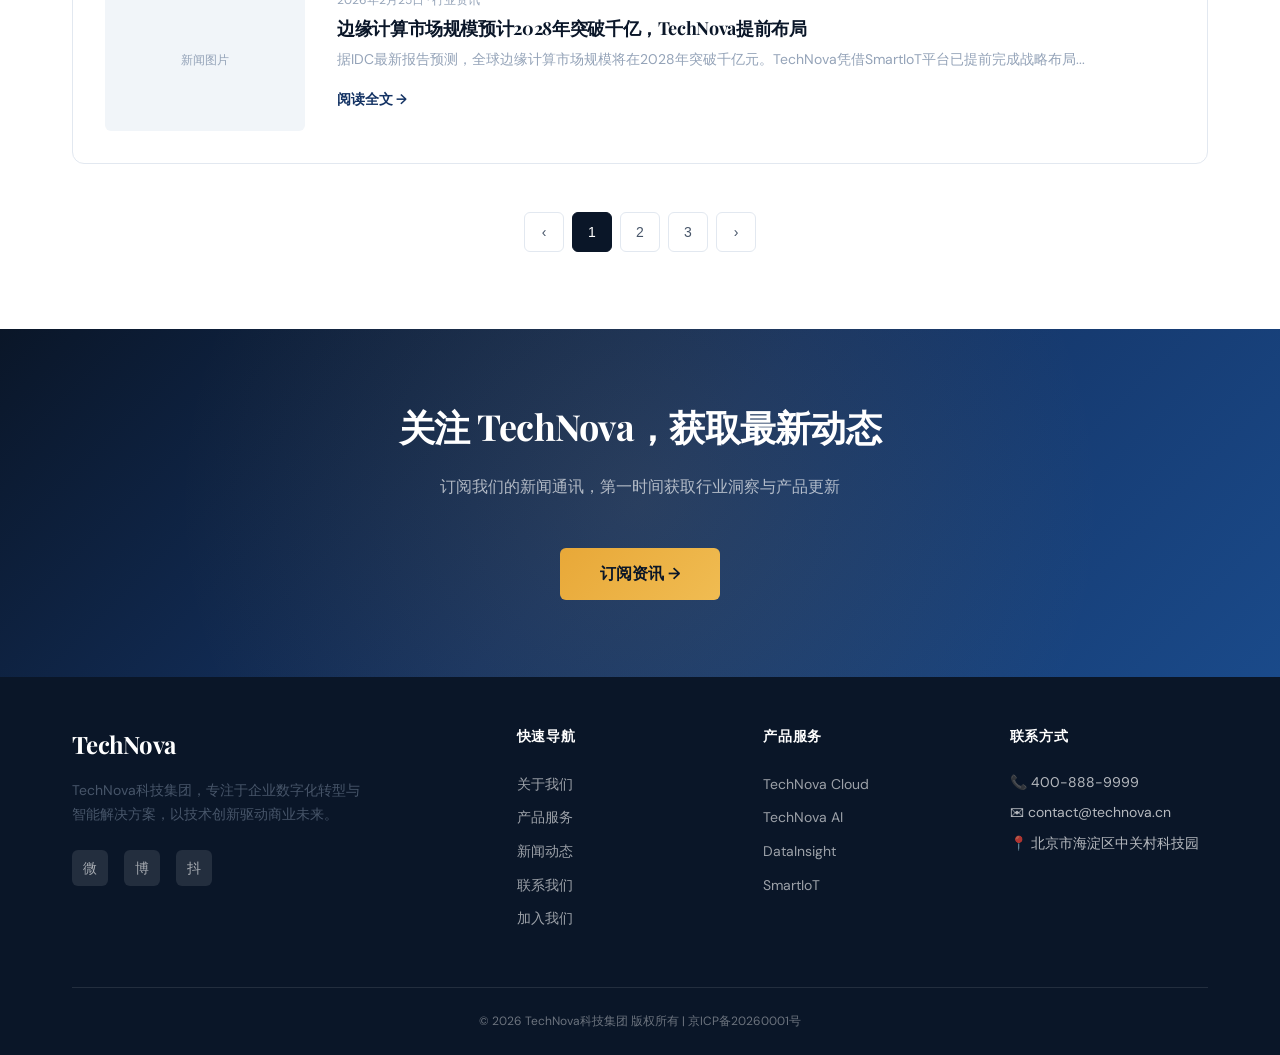
<file: news.html>
<!DOCTYPE html>
<html lang="zh-CN">
<head>
  <meta charset="UTF-8">
  <meta name="viewport" content="width=device-width, initial-scale=1.0">
  <title>新闻动态 — TechNova科技集团</title>
  <meta name="description" content="了解TechNova最新企业新闻、行业资讯与活动公告。">
  <meta property="og:title" content="新闻动态 — TechNova科技集团">
  <meta property="og:description" content="TechNova最新动态与行业洞察。">
  <link rel="preconnect" href="https://fonts.googleapis.com">
  <link rel="preconnect" href="https://fonts.gstatic.com" crossorigin>
  <link href="https://fonts.googleapis.com/css2?family=Playfair+Display:wght@400;600;700&family=DM+Sans:wght@400;500;600;700&display=swap" rel="stylesheet">
  <link rel="stylesheet" href="css/style.css">
</head>
<body>
  <a href="#main" class="skip-link">跳到主要内容</a>

  <!-- Navigation -->
  <nav class="navbar" role="navigation" aria-label="主导航">
    <div class="navbar__inner">
      <a href="index.html" class="navbar__logo" aria-label="TechNova 首页">
        <div class="navbar__logo-icon">T</div>
        TechNova
      </a>
      <ul class="navbar__menu">
        <li><a href="index.html" class="navbar__link">首页</a></li>
        <li><a href="about.html" class="navbar__link">关于我们</a></li>
        <li><a href="products.html" class="navbar__link">产品服务</a></li>
        <li><a href="news.html" class="navbar__link active">新闻动态</a></li>
        <li><a href="contact.html" class="navbar__link">联系我们</a></li>
        <li><a href="careers.html" class="navbar__link">加入我们</a></li>
      </ul>
      <div class="navbar__hamburger" aria-label="打开菜单" role="button" tabindex="0">
        <span></span><span></span><span></span>
      </div>
    </div>
    <div class="navbar__overlay"></div>
    <div class="navbar__mobile-menu">
      <a href="index.html" class="navbar__link">首页</a>
      <a href="about.html" class="navbar__link">关于我们</a>
      <a href="products.html" class="navbar__link">产品服务</a>
      <a href="news.html" class="navbar__link active">新闻动态</a>
      <a href="contact.html" class="navbar__link">联系我们</a>
      <a href="careers.html" class="navbar__link">加入我们</a>
    </div>
  </nav>

  <main id="main">
    <!-- Page Banner -->
    <section class="page-banner">
      <div class="container">
        <h1>新闻动态</h1>
        <p>了解 TechNova 最新动态与行业洞察</p>
      </div>
    </section>

    <!-- News Section -->
    <section class="section" aria-labelledby="news-title">
      <div class="container">
        <!-- Search -->
        <div class="search-box reveal">
          <input type="search" class="search-box__input" placeholder="搜索新闻..." aria-label="搜索新闻" id="news-search">
          <button class="search-box__btn" onclick="searchNews()">搜索</button>
        </div>

        <!-- Category Filter -->
        <div class="filter-tabs reveal" role="tablist" aria-label="新闻分类">
          <button class="filter-tab active" role="tab" data-filter="all">全部</button>
          <button class="filter-tab" role="tab" data-filter="company">企业新闻</button>
          <button class="filter-tab" role="tab" data-filter="industry">行业资讯</button>
          <button class="filter-tab" role="tab" data-filter="event">活动公告</button>
        </div>

        <!-- News List -->
        <div id="news-list">
          <div class="news-card reveal" data-category="company">
            <div class="news-card__img">新闻图片</div>
            <div class="news-card__body">
              <div class="news-card__date">2026年4月15日 · 企业新闻</div>
              <h3 class="news-card__title">TechNova Cloud 3.0 正式发布：全新架构带来10倍性能提升</h3>
              <p class="news-card__excerpt">全新微服务架构与智能调度引擎，为企业客户提供更高效、更稳定的云服务体验。TechNova Cloud 3.0在计算性能、存储效率、网络吞吐三大维度实现突破性提升...</p>
              <a href="#" class="product-card__link" onclick="openNewsDetail(0); return false;">阅读全文 →</a>
            </div>
          </div>

          <div class="news-card reveal" data-category="company">
            <div class="news-card__img">新闻图片</div>
            <div class="news-card__body">
              <div class="news-card__date">2026年4月8日 · 企业新闻</div>
              <h3 class="news-card__title">TechNova 获评"2026年度最具创新力科技企业"称号</h3>
              <p class="news-card__excerpt">在第十届中国科技创新大会上，TechNova凭借在AI与云计算领域的持续创新，荣获"年度最具创新力科技企业"称号...</p>
              <a href="#" class="product-card__link" onclick="openNewsDetail(1); return false;">阅读全文 →</a>
            </div>
          </div>

          <div class="news-card reveal" data-category="industry">
            <div class="news-card__img">新闻图片</div>
            <div class="news-card__body">
              <div class="news-card__date">2026年3月28日 · 行业资讯</div>
              <h3 class="news-card__title">2026年企业数字化转型趋势报告：AI与云原生成为核心驱动力</h3>
              <p class="news-card__excerpt">TechNova研究院发布年度趋势报告，指出AI大模型与云原生架构将成为企业数字化转型的两大核心驱动力...</p>
              <a href="#" class="product-card__link" onclick="openNewsDetail(2); return false;">阅读全文 →</a>
            </div>
          </div>

          <div class="news-card reveal" data-category="event">
            <div class="news-card__img">新闻图片</div>
            <div class="news-card__body">
              <div class="news-card__date">2026年3月20日 · 活动公告</div>
              <h3 class="news-card__title">TechNova 2026技术开放日：邀您共探AI与云原生前沿</h3>
              <p class="news-card__excerpt">TechNova将于4月25日在北京举办年度技术开放日，邀请行业专家与客户共同探讨AI与云原生技术的最新进展与应用实践...</p>
              <a href="#" class="product-card__link" onclick="openNewsDetail(3); return false;">阅读全文 →</a>
            </div>
          </div>

          <div class="news-card reveal" data-category="company">
            <div class="news-card__img">新闻图片</div>
            <div class="news-card__body">
              <div class="news-card__date">2026年3月10日 · 企业新闻</div>
              <h3 class="news-card__title">TechNova与华为云达成战略合作，共建混合云生态</h3>
              <p class="news-card__excerpt">TechNova科技集团与华为云签署战略合作协议，双方将在混合云架构、AI平台、数据智能等领域展开深度合作...</p>
              <a href="#" class="product-card__link" onclick="openNewsDetail(4); return false;">阅读全文 →</a>
            </div>
          </div>

          <div class="news-card reveal" data-category="industry">
            <div class="news-card__img">新闻图片</div>
            <div class="news-card__body">
              <div class="news-card__date">2026年2月25日 · 行业资讯</div>
              <h3 class="news-card__title">边缘计算市场规模预计2028年突破千亿，TechNova提前布局</h3>
              <p class="news-card__excerpt">据IDC最新报告预测，全球边缘计算市场规模将在2028年突破千亿元。TechNova凭借SmartIoT平台已提前完成战略布局...</p>
              <a href="#" class="product-card__link" onclick="openNewsDetail(5); return false;">阅读全文 →</a>
            </div>
          </div>
        </div>

        <!-- Pagination -->
        <div class="pagination reveal">
          <button class="pagination__btn" aria-label="上一页">‹</button>
          <button class="pagination__btn active">1</button>
          <button class="pagination__btn">2</button>
          <button class="pagination__btn">3</button>
          <button class="pagination__btn" aria-label="下一页">›</button>
        </div>
      </div>
    </section>

    <!-- CTA -->
    <section class="cta-section" aria-labelledby="cta-title">
      <div class="container">
        <h2 id="cta-title" class="reveal">关注 TechNova，获取最新动态</h2>
        <p class="reveal">订阅我们的新闻通讯，第一时间获取行业洞察与产品更新</p>
        <div class="reveal">
          <a href="contact.html" class="btn btn--accent btn--lg">订阅资讯 →</a>
        </div>
      </div>
    </section>
  </main>

  <!-- News Detail Modal -->
  <div class="modal-overlay" id="news-detail-modal">
    <div class="modal" role="dialog" aria-label="新闻详情">
      <button class="modal__close" onclick="closeModal('news-detail-modal')" aria-label="关闭">✕</button>
      <div id="news-detail-content"></div>
    </div>
  </div>

  <!-- Footer -->
  <footer class="footer" role="contentinfo">
    <div class="container">
      <div class="footer__grid">
        <div>
          <div class="footer__brand">TechNova</div>
          <p class="footer__brand-desc">TechNova科技集团，专注于企业数字化转型与智能解决方案，以技术创新驱动商业未来。</p>
          <div class="footer__social">
            <a href="#" class="footer__social-link" aria-label="微信">微</a>
            <a href="#" class="footer__social-link" aria-label="微博">博</a>
            <a href="#" class="footer__social-link" aria-label="抖音">抖</a>
          </div>
        </div>
        <div>
          <div class="footer__heading">快速导航</div>
          <ul class="footer__links">
            <li><a href="about.html">关于我们</a></li>
            <li><a href="products.html">产品服务</a></li>
            <li><a href="news.html">新闻动态</a></li>
            <li><a href="contact.html">联系我们</a></li>
            <li><a href="careers.html">加入我们</a></li>
          </ul>
        </div>
        <div>
          <div class="footer__heading">产品服务</div>
          <ul class="footer__links">
            <li><a href="products.html">TechNova Cloud</a></li>
            <li><a href="products.html">TechNova AI</a></li>
            <li><a href="products.html">DataInsight</a></li>
            <li><a href="products.html">SmartIoT</a></li>
          </ul>
        </div>
        <div>
          <div class="footer__heading">联系方式</div>
          <div class="footer__contact-item">📞 400-888-9999</div>
          <div class="footer__contact-item">✉ contact@technova.cn</div>
          <div class="footer__contact-item">📍 北京市海淀区中关村科技园</div>
        </div>
      </div>
      <div class="footer__bottom">
        © 2026 TechNova科技集团 版权所有 | 京ICP备20260001号
      </div>
    </div>
  </footer>

  <script src="js/main.js"></script>
</body>
</html>
</file>
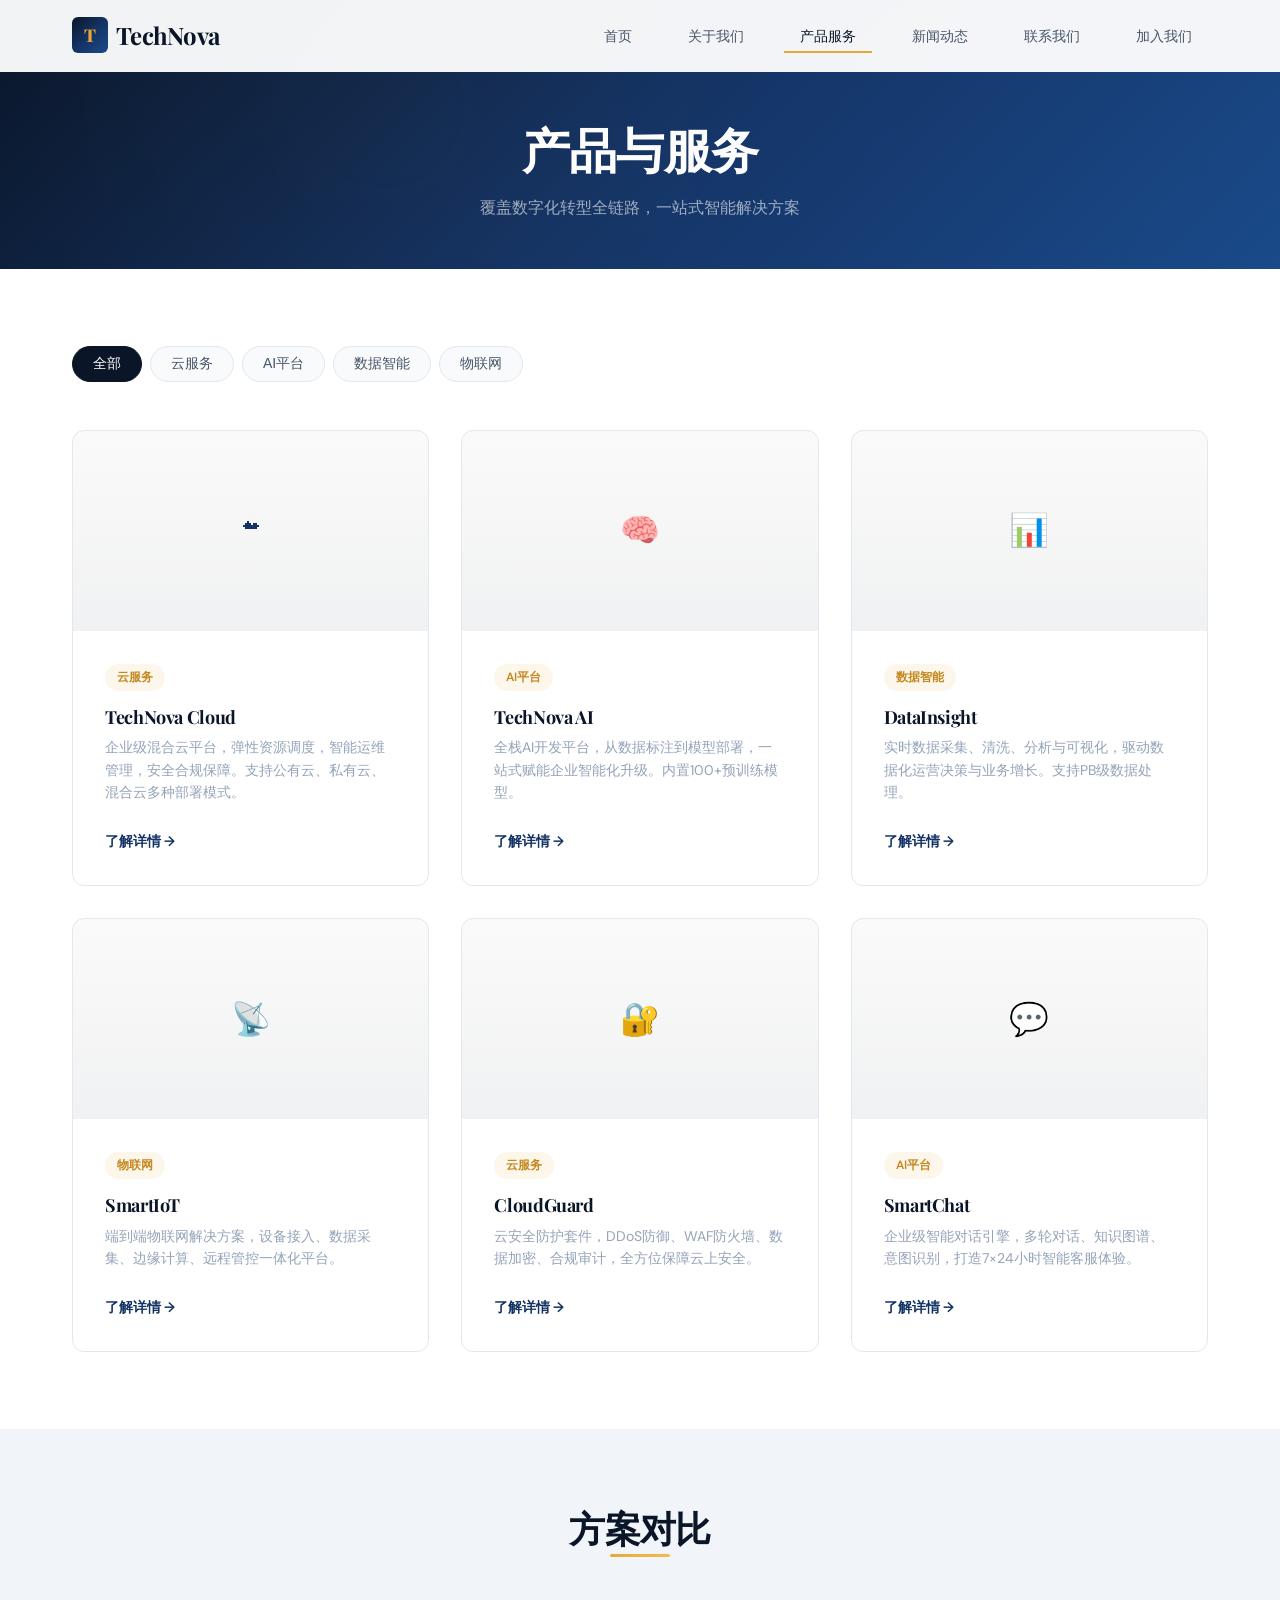
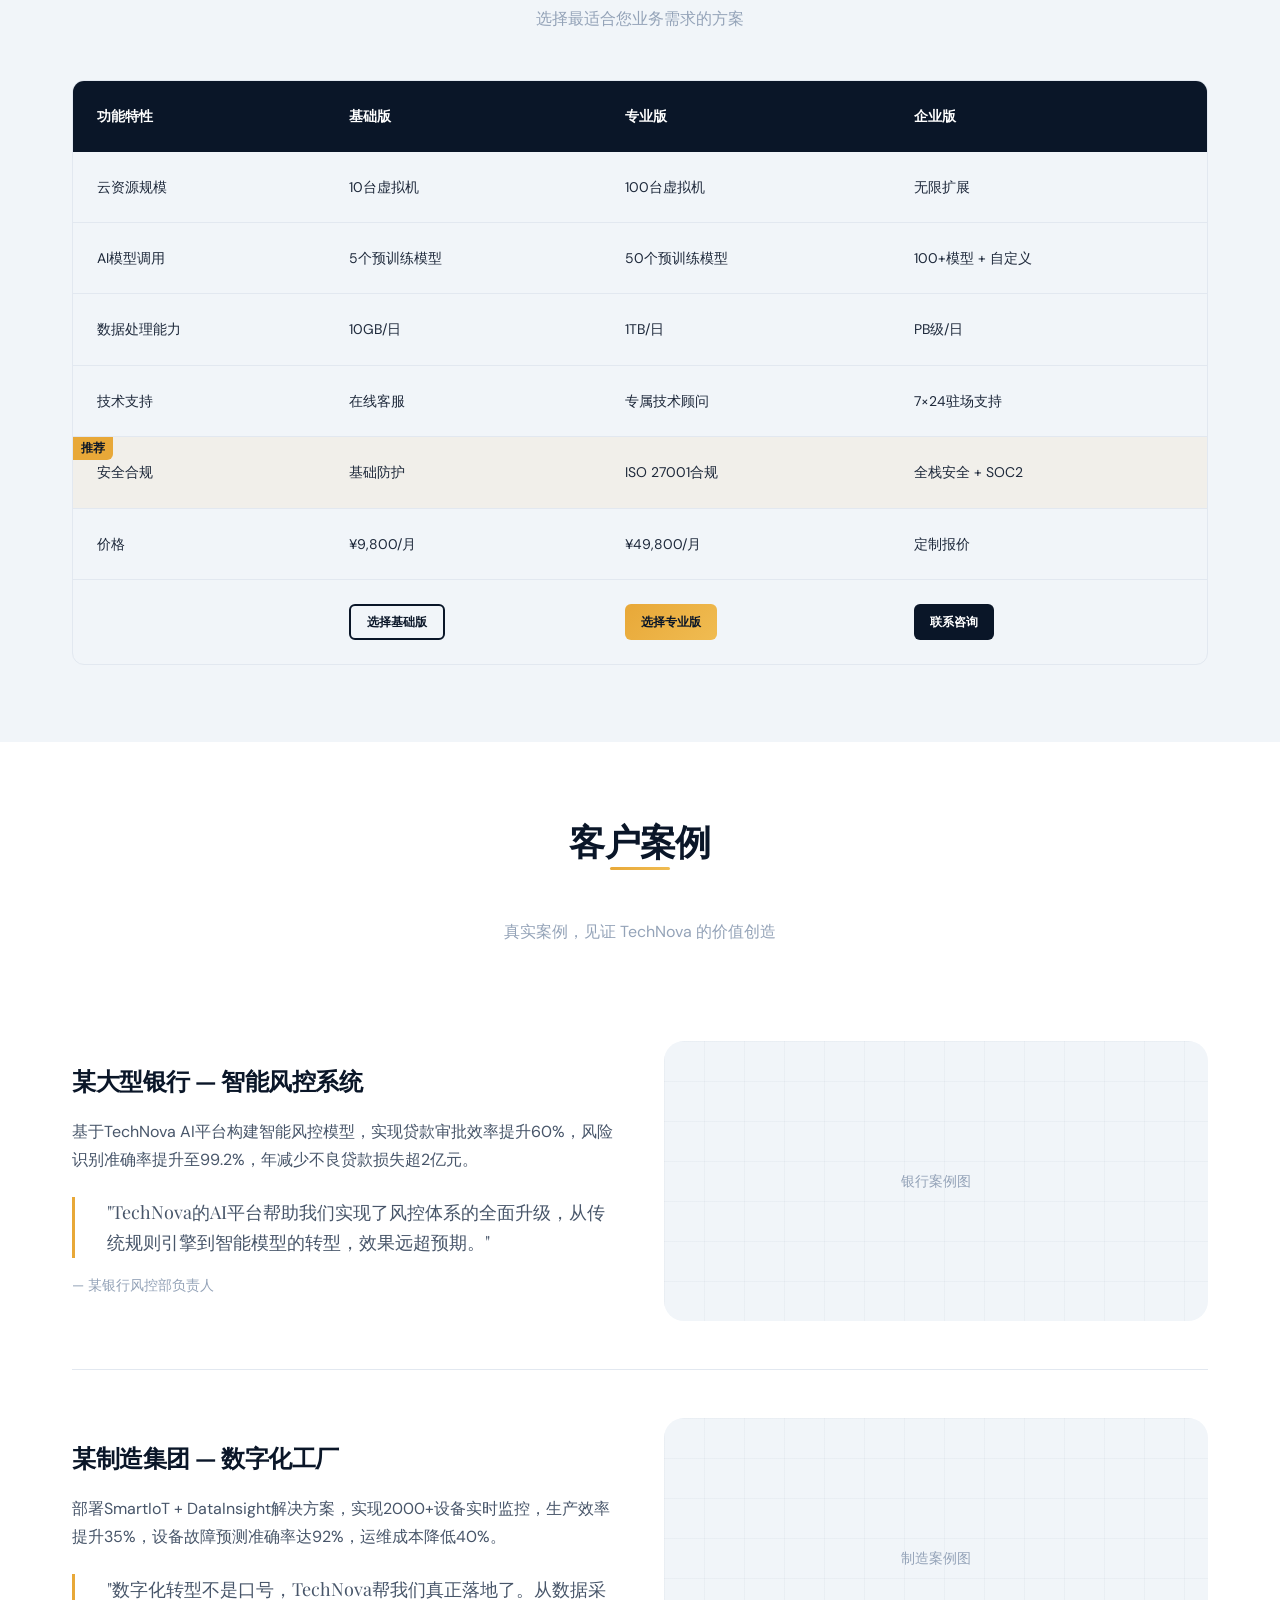
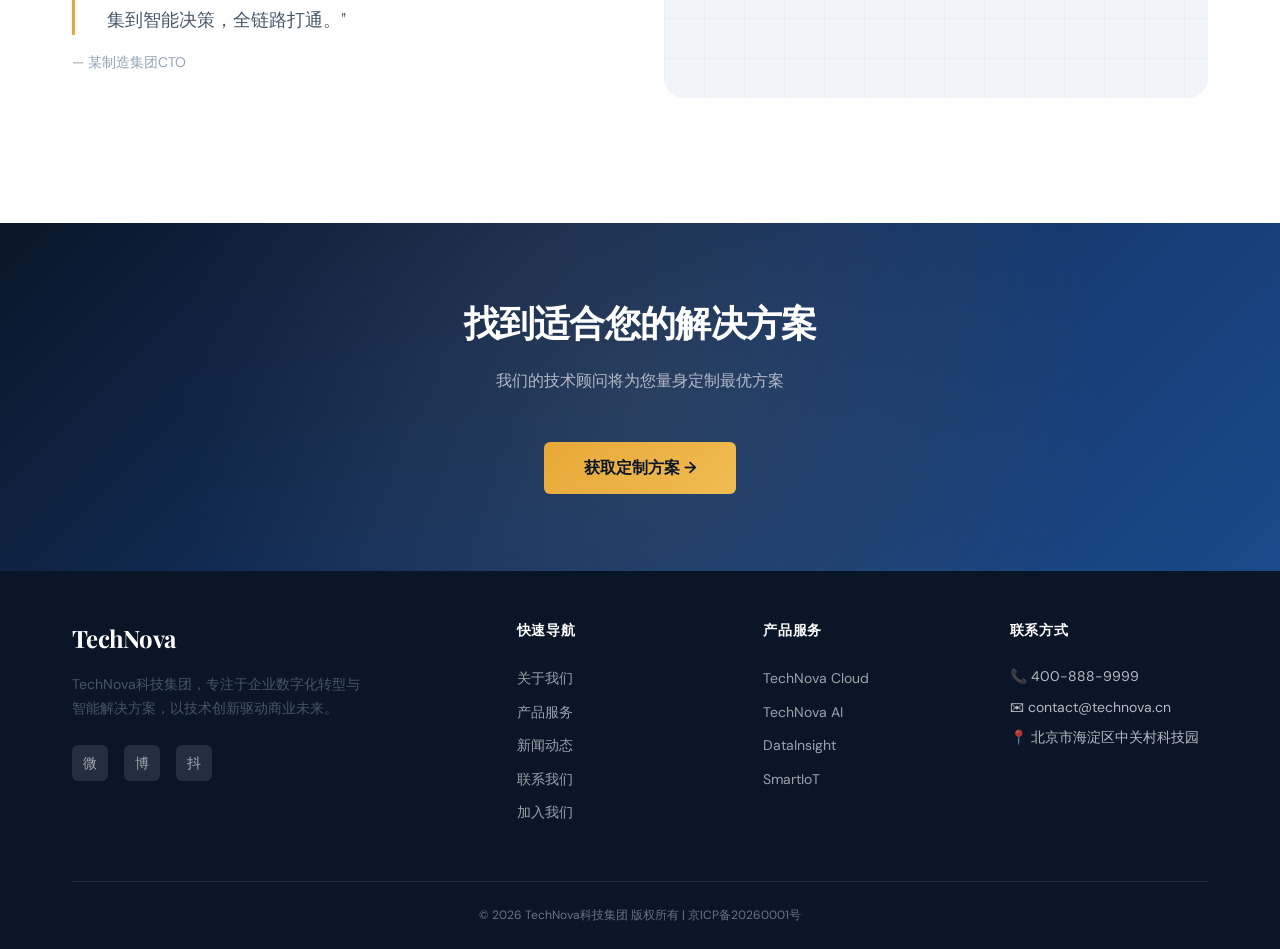
<file: products.html>
<!DOCTYPE html>
<html lang="zh-CN">
<head>
  <meta charset="UTF-8">
  <meta name="viewport" content="width=device-width, initial-scale=1.0">
  <title>产品与服务 — TechNova科技集团</title>
  <meta name="description" content="TechNova提供云计算、AI平台、数据智能、物联网四大核心产品线，一站式赋能企业数字化转型。">
  <meta property="og:title" content="产品与服务 — TechNova科技集团">
  <meta property="og:description" content="覆盖数字化转型全链路的智能解决方案。">
  <link rel="preconnect" href="https://fonts.googleapis.com">
  <link rel="preconnect" href="https://fonts.gstatic.com" crossorigin>
  <link href="https://fonts.googleapis.com/css2?family=Playfair+Display:wght@400;600;700&family=DM+Sans:wght@400;500;600;700&display=swap" rel="stylesheet">
  <link rel="stylesheet" href="css/style.css">
</head>
<body>
  <a href="#main" class="skip-link">跳到主要内容</a>

  <!-- Navigation -->
  <nav class="navbar" role="navigation" aria-label="主导航">
    <div class="navbar__inner">
      <a href="index.html" class="navbar__logo" aria-label="TechNova 首页">
        <div class="navbar__logo-icon">T</div>
        TechNova
      </a>
      <ul class="navbar__menu">
        <li><a href="index.html" class="navbar__link">首页</a></li>
        <li><a href="about.html" class="navbar__link">关于我们</a></li>
        <li><a href="products.html" class="navbar__link active">产品服务</a></li>
        <li><a href="news.html" class="navbar__link">新闻动态</a></li>
        <li><a href="contact.html" class="navbar__link">联系我们</a></li>
        <li><a href="careers.html" class="navbar__link">加入我们</a></li>
      </ul>
      <div class="navbar__hamburger" aria-label="打开菜单" role="button" tabindex="0">
        <span></span><span></span><span></span>
      </div>
    </div>
    <div class="navbar__overlay"></div>
    <div class="navbar__mobile-menu">
      <a href="index.html" class="navbar__link">首页</a>
      <a href="about.html" class="navbar__link">关于我们</a>
      <a href="products.html" class="navbar__link active">产品服务</a>
      <a href="news.html" class="navbar__link">新闻动态</a>
      <a href="contact.html" class="navbar__link">联系我们</a>
      <a href="careers.html" class="navbar__link">加入我们</a>
    </div>
  </nav>

  <main id="main">
    <!-- Page Banner -->
    <section class="page-banner">
      <div class="container">
        <h1>产品与服务</h1>
        <p>覆盖数字化转型全链路，一站式智能解决方案</p>
      </div>
    </section>

    <!-- Category Filter -->
    <section class="section" aria-labelledby="products-title">
      <div class="container">
        <div class="filter-tabs reveal" role="tablist" aria-label="产品分类">
          <button class="filter-tab active" role="tab" data-filter="all">全部</button>
          <button class="filter-tab" role="tab" data-filter="cloud">云服务</button>
          <button class="filter-tab" role="tab" data-filter="ai">AI平台</button>
          <button class="filter-tab" role="tab" data-filter="data">数据智能</button>
          <button class="filter-tab" role="tab" data-filter="iot">物联网</button>
        </div>

        <!-- Product Grid -->
        <div class="grid grid--3" id="product-grid">
          <div class="product-card reveal reveal--delay-1" data-category="cloud">
            <div class="product-card__img">☁</div>
            <div class="product-card__body">
              <span class="product-card__tag">云服务</span>
              <h3 class="product-card__title">TechNova Cloud</h3>
              <p class="product-card__desc">企业级混合云平台，弹性资源调度，智能运维管理，安全合规保障。支持公有云、私有云、混合云多种部署模式。</p>
              <a href="#" class="product-card__link" onclick="openModal('cloud-modal'); return false;">了解详情 →</a>
            </div>
          </div>
          <div class="product-card reveal reveal--delay-2" data-category="ai">
            <div class="product-card__img">🧠</div>
            <div class="product-card__body">
              <span class="product-card__tag">AI平台</span>
              <h3 class="product-card__title">TechNova AI</h3>
              <p class="product-card__desc">全栈AI开发平台，从数据标注到模型部署，一站式赋能企业智能化升级。内置100+预训练模型。</p>
              <a href="#" class="product-card__link" onclick="openModal('ai-modal'); return false;">了解详情 →</a>
            </div>
          </div>
          <div class="product-card reveal reveal--delay-3" data-category="data">
            <div class="product-card__img">📊</div>
            <div class="product-card__body">
              <span class="product-card__tag">数据智能</span>
              <h3 class="product-card__title">DataInsight</h3>
              <p class="product-card__desc">实时数据采集、清洗、分析与可视化，驱动数据化运营决策与业务增长。支持PB级数据处理。</p>
              <a href="#" class="product-card__link" onclick="openModal('data-modal'); return false;">了解详情 →</a>
            </div>
          </div>
          <div class="product-card reveal reveal--delay-1" data-category="iot">
            <div class="product-card__img">📡</div>
            <div class="product-card__body">
              <span class="product-card__tag">物联网</span>
              <h3 class="product-card__title">SmartIoT</h3>
              <p class="product-card__desc">端到端物联网解决方案，设备接入、数据采集、边缘计算、远程管控一体化平台。</p>
              <a href="#" class="product-card__link" onclick="openModal('iot-modal'); return false;">了解详情 →</a>
            </div>
          </div>
          <div class="product-card reveal reveal--delay-2" data-category="cloud">
            <div class="product-card__img">🔐</div>
            <div class="product-card__body">
              <span class="product-card__tag">云服务</span>
              <h3 class="product-card__title">CloudGuard</h3>
              <p class="product-card__desc">云安全防护套件，DDoS防御、WAF防火墙、数据加密、合规审计，全方位保障云上安全。</p>
              <a href="#" class="product-card__link" onclick="openModal('guard-modal'); return false;">了解详情 →</a>
            </div>
          </div>
          <div class="product-card reveal reveal--delay-3" data-category="ai">
            <div class="product-card__img">💬</div>
            <div class="product-card__body">
              <span class="product-card__tag">AI平台</span>
              <h3 class="product-card__title">SmartChat</h3>
              <p class="product-card__desc">企业级智能对话引擎，多轮对话、知识图谱、意图识别，打造7×24小时智能客服体验。</p>
              <a href="#" class="product-card__link" onclick="openModal('chat-modal'); return false;">了解详情 →</a>
            </div>
          </div>
        </div>
      </div>
    </section>

    <!-- Comparison Table -->
    <section class="section section--alt" aria-labelledby="comparison-title">
      <div class="container">
        <div class="section-header reveal">
          <h2 id="comparison-title">方案对比</h2>
          <p>选择最适合您业务需求的方案</p>
        </div>
        <div class="reveal">
          <table class="comparison-table">
            <thead>
              <tr>
                <th>功能特性</th>
                <th>基础版</th>
                <th>专业版</th>
                <th>企业版</th>
              </tr>
            </thead>
            <tbody>
              <tr>
                <td>云资源规模</td>
                <td>10台虚拟机</td>
                <td>100台虚拟机</td>
                <td>无限扩展</td>
              </tr>
              <tr>
                <td>AI模型调用</td>
                <td>5个预训练模型</td>
                <td>50个预训练模型</td>
                <td>100+模型 + 自定义</td>
              </tr>
              <tr>
                <td>数据处理能力</td>
                <td>10GB/日</td>
                <td>1TB/日</td>
                <td>PB级/日</td>
              </tr>
              <tr>
                <td>技术支持</td>
                <td>在线客服</td>
                <td>专属技术顾问</td>
                <td>7×24驻场支持</td>
              </tr>
              <tr class="recommended">
                <td>安全合规</td>
                <td>基础防护</td>
                <td>ISO 27001合规</td>
                <td>全栈安全 + SOC2</td>
              </tr>
              <tr>
                <td>价格</td>
                <td>¥9,800/月</td>
                <td>¥49,800/月</td>
                <td>定制报价</td>
              </tr>
              <tr>
                <td></td>
                <td><a href="contact.html" class="btn btn--outline btn--sm">选择基础版</a></td>
                <td><a href="contact.html" class="btn btn--accent btn--sm">选择专业版</a></td>
                <td><a href="contact.html" class="btn btn--primary btn--sm">联系咨询</a></td>
              </tr>
            </tbody>
          </table>
        </div>
      </div>
    </section>

    <!-- Customer Cases -->
    <section class="section" aria-labelledby="cases-title">
      <div class="container">
        <div class="section-header reveal">
          <h2 id="cases-title">客户案例</h2>
          <p>真实案例，见证 TechNova 的价值创造</p>
        </div>

        <div class="case-study reveal">
          <div>
            <h3>某大型银行 — 智能风控系统</h3>
            <p>基于TechNova AI平台构建智能风控模型，实现贷款审批效率提升60%，风险识别准确率提升至99.2%，年减少不良贷款损失超2亿元。</p>
            <div class="case-study__quote">"TechNova的AI平台帮助我们实现了风控体系的全面升级，从传统规则引擎到智能模型的转型，效果远超预期。"</div>
            <div class="case-study__author">— 某银行风控部负责人</div>
          </div>
          <div class="intro-layout__image" style="height:280px">
            银行案例图
          </div>
        </div>

        <div class="case-study reveal">
          <div>
            <h3>某制造集团 — 数字化工厂</h3>
            <p>部署SmartIoT + DataInsight解决方案，实现2000+设备实时监控，生产效率提升35%，设备故障预测准确率达92%，运维成本降低40%。</p>
            <div class="case-study__quote">"数字化转型不是口号，TechNova帮我们真正落地了。从数据采集到智能决策，全链路打通。"</div>
            <div class="case-study__author">— 某制造集团CTO</div>
          </div>
          <div class="intro-layout__image" style="height:280px">
            制造案例图
          </div>
        </div>
      </div>
    </section>

    <!-- CTA -->
    <section class="cta-section" aria-labelledby="cta-title">
      <div class="container">
        <h2 id="cta-title" class="reveal">找到适合您的解决方案</h2>
        <p class="reveal">我们的技术顾问将为您量身定制最优方案</p>
        <div class="reveal">
          <a href="contact.html" class="btn btn--accent btn--lg">获取定制方案 →</a>
        </div>
      </div>
    </section>
  </main>

  <!-- Product Detail Modals -->
  <div class="modal-overlay" id="cloud-modal">
    <div class="modal" role="dialog" aria-label="TechNova Cloud 详情">
      <button class="modal__close" onclick="closeModal('cloud-modal')" aria-label="关闭">✕</button>
      <h2>TechNova Cloud</h2>
      <span class="product-card__tag mb-md">云服务</span>
      <p>企业级混合云平台，支持公有云、私有云、混合云多种部署模式。弹性资源调度，智能运维管理，安全合规保障。</p>
      <h3 class="mt-lg">核心特性</h3>
      <ul style="list-style:none; padding:0;">
        <li style="padding:8px 0; border-bottom:1px solid var(--color-border);">✓ 弹性伸缩 — 按需分配资源，秒级扩缩容</li>
        <li style="padding:8px 0; border-bottom:1px solid var(--color-border);">✓ 智能运维 — AI驱动的故障预测与自动修复</li>
        <li style="padding:8px 0; border-bottom:1px solid var(--color-border);">✓ 多云管理 — 统一管控AWS、Azure、阿里云等</li>
        <li style="padding:8px 0; border-bottom:1px solid var(--color-border);">✓ 安全合规 — ISO 27001 / SOC 2认证保障</li>
      </ul>
      <h3 class="mt-lg">适用场景</h3>
      <p>企业IT基础设施云化、混合云架构搭建、多云统一管理、云原生应用开发与部署。</p>
      <a href="contact.html" class="btn btn--accent mt-lg">咨询方案 →</a>
    </div>
  </div>

  <div class="modal-overlay" id="ai-modal">
    <div class="modal" role="dialog" aria-label="TechNova AI 详情">
      <button class="modal__close" onclick="closeModal('ai-modal')" aria-label="关闭">✕</button>
      <h2>TechNova AI</h2>
      <span class="product-card__tag mb-md">AI平台</span>
      <p>全栈AI开发平台，从数据标注到模型部署，一站式赋能企业智能化升级。内置100+预训练模型，支持自定义训练。</p>
      <h3 class="mt-lg">核心特性</h3>
      <ul style="list-style:none; padding:0;">
        <li style="padding:8px 0; border-bottom:1px solid var(--color-border);">✓ 模型工厂 — 100+预训练模型，一键调用</li>
        <li style="padding:8px 0; border-bottom:1px solid var(--color-border);">✓ 数据标注 — 智能辅助标注，效率提升5倍</li>
        <li style="padding:8px 0; border-bottom:1px solid var(--color-border);">✓ AutoML — 自动模型选择与超参优化</li>
        <li style="padding:8px 0; border-bottom:1px solid var(--color-border);">✓ 边缘推理 — 支持端侧部署，低延迟响应</li>
      </ul>
      <a href="contact.html" class="btn btn--accent mt-lg">咨询方案 →</a>
    </div>
  </div>

  <div class="modal-overlay" id="data-modal">
    <div class="modal" role="dialog" aria-label="DataInsight 详情">
      <button class="modal__close" onclick="closeModal('data-modal')" aria-label="关闭">✕</button>
      <h2>DataInsight</h2>
      <span class="product-card__tag mb-md">数据智能</span>
      <p>实时数据采集、清洗、分析与可视化，驱动数据化运营决策与业务增长。支持PB级数据处理。</p>
      <h3 class="mt-lg">核心特性</h3>
      <ul style="list-style:none; padding:0;">
        <li style="padding:8px 0; border-bottom:1px solid var(--color-border);">✓ 实时流处理 — 毫秒级数据采集与计算</li>
        <li style="padding:8px 0; border-bottom:1px solid var(--color-border);">✓ 智能清洗 — AI驱动的数据质量治理</li>
        <li style="padding:8px 0; border-bottom:1px solid var(--color-border);">✓ 可视化分析 — 50+图表类型，拖拽式报表</li>
        <li style="padding:8px 0; border-bottom:1px solid var(--color-border);">✓ 数据资产 — 企业级数据目录与权限管理</li>
      </ul>
      <a href="contact.html" class="btn btn--accent mt-lg">咨询方案 →</a>
    </div>
  </div>

  <div class="modal-overlay" id="iot-modal">
    <div class="modal" role="dialog" aria-label="SmartIoT 详情">
      <button class="modal__close" onclick="closeModal('iot-modal')" aria-label="关闭">✕</button>
      <h2>SmartIoT</h2>
      <span class="product-card__tag mb-md">物联网</span>
      <p>端到端物联网解决方案，设备接入、数据采集、边缘计算、远程管控一体化平台。</p>
      <h3 class="mt-lg">核心特性</h3>
      <ul style="list-style:none; padding:0;">
        <li style="padding:8px 0; border-bottom:1px solid var(--color-border);">✓ 万物互联 — 支持100+协议，百万级设备接入</li>
        <li style="padding:8px 0; border-bottom:1px solid var(--color-border);">✓ 边缘计算 — 本地实时处理，降低云端依赖</li>
        <li style="padding:8px 0; border-bottom:1px solid var(--color-border);">✓ 数字孪生 — 设备状态3D可视化与仿真</li>
        <li style="padding:8px 0; border-bottom:1px solid var(--color-border);">✓ 预测维护 — AI驱动的设备故障预警</li>
      </ul>
      <a href="contact.html" class="btn btn--accent mt-lg">咨询方案 →</a>
    </div>
  </div>

  <div class="modal-overlay" id="guard-modal">
    <div class="modal" role="dialog" aria-label="CloudGuard 详情">
      <button class="modal__close" onclick="closeModal('guard-modal')" aria-label="关闭">✕</button>
      <h2>CloudGuard</h2>
      <span class="product-card__tag mb-md">云服务</span>
      <p>云安全防护套件，DDoS防御、WAF防火墙、数据加密、合规审计，全方位保障云上安全。</p>
      <a href="contact.html" class="btn btn--accent mt-lg">咨询方案 →</a>
    </div>
  </div>

  <div class="modal-overlay" id="chat-modal">
    <div class="modal" role="dialog" aria-label="SmartChat 详情">
      <button class="modal__close" onclick="closeModal('chat-modal')" aria-label="关闭">✕</button>
      <h2>SmartChat</h2>
      <span class="product-card__tag mb-md">AI平台</span>
      <p>企业级智能对话引擎，多轮对话、知识图谱、意图识别，打造7×24小时智能客服体验。</p>
      <a href="contact.html" class="btn btn--accent mt-lg">咨询方案 →</a>
    </div>
  </div>

  <!-- Footer -->
  <footer class="footer" role="contentinfo">
    <div class="container">
      <div class="footer__grid">
        <div>
          <div class="footer__brand">TechNova</div>
          <p class="footer__brand-desc">TechNova科技集团，专注于企业数字化转型与智能解决方案，以技术创新驱动商业未来。</p>
          <div class="footer__social">
            <a href="#" class="footer__social-link" aria-label="微信">微</a>
            <a href="#" class="footer__social-link" aria-label="微博">博</a>
            <a href="#" class="footer__social-link" aria-label="抖音">抖</a>
          </div>
        </div>
        <div>
          <div class="footer__heading">快速导航</div>
          <ul class="footer__links">
            <li><a href="about.html">关于我们</a></li>
            <li><a href="products.html">产品服务</a></li>
            <li><a href="news.html">新闻动态</a></li>
            <li><a href="contact.html">联系我们</a></li>
            <li><a href="careers.html">加入我们</a></li>
          </ul>
        </div>
        <div>
          <div class="footer__heading">产品服务</div>
          <ul class="footer__links">
            <li><a href="products.html">TechNova Cloud</a></li>
            <li><a href="products.html">TechNova AI</a></li>
            <li><a href="products.html">DataInsight</a></li>
            <li><a href="products.html">SmartIoT</a></li>
          </ul>
        </div>
        <div>
          <div class="footer__heading">联系方式</div>
          <div class="footer__contact-item">📞 400-888-9999</div>
          <div class="footer__contact-item">✉ contact@technova.cn</div>
          <div class="footer__contact-item">📍 北京市海淀区中关村科技园</div>
        </div>
      </div>
      <div class="footer__bottom">
        © 2026 TechNova科技集团 版权所有 | 京ICP备20260001号
      </div>
    </div>
  </footer>

  <script src="js/main.js"></script>
</body>
</html>
</file>
<file: css/style.css>
/* ============================================
   TechNova Enterprise — Global Stylesheet
   Aesthetic: Deep Navy Luxury + Warm Amber Accent
   ============================================ */

/* --- Design Tokens --- */
:root {
  /* Primary Palette */
  --color-primary: #0a1628;
  --color-primary-light: #1a2d4a;
  --color-primary-mid: #143364;
  --color-accent: #e8a838;
  --color-accent-hover: #f0bc52;
  --color-accent-dark: #c48820;

  /* Neutrals */
  --color-text: #1e293b;
  --color-text-secondary: #475569;
  --color-text-muted: #94a3b8;
  --color-border: #e2e8f0;
  --color-bg: #ffffff;
  --color-bg-alt: #f8fafc;
  --color-bg-section: #f1f5f9;

  /* Gradients */
  --gradient-hero: linear-gradient(135deg, #0a1628 0%, #143364 50%, #1a4a8a 100%);
  --gradient-card: linear-gradient(180deg, rgba(10,22,40,0.02) 0%, rgba(10,22,40,0.06) 100%);
  --gradient-accent: linear-gradient(135deg, #e8a838 0%, #f0bc52 100%);

  /* Typography */
  --font-display: 'Playfair Display', Georgia, serif;
  --font-body: 'DM Sans', -apple-system, BlinkMacSystemFont, sans-serif;
  --font-mono: 'JetBrains Mono', monospace;

  /* Sizing */
  --fs-hero: clamp(2.5rem, 5vw, 4rem);
  --fs-h1: clamp(2rem, 4vw, 3rem);
  --fs-h2: clamp(1.75rem, 3vw, 2.25rem);
  --fs-h3: clamp(1.25rem, 2vw, 1.5rem);
  --fs-body: 1rem;
  --fs-small: 0.875rem;
  --fs-tiny: 0.75rem;

  /* Spacing */
  --space-xs: 0.5rem;
  --space-sm: 1rem;
  --space-md: 1.5rem;
  --space-lg: 2rem;
  --space-xl: 3rem;
  --space-section: clamp(3rem, 6vw, 5rem);

  /* Layout */
  --container-max: 1200px;
  --container-wide: 1400px;
  --nav-height: 72px;
  --radius-sm: 6px;
  --radius-md: 12px;
  --radius-lg: 20px;
  --radius-full: 9999px;

  /* Shadows */
  --shadow-sm: 0 1px 3px rgba(10,22,40,0.08);
  --shadow-md: 0 4px 12px rgba(10,22,40,0.12);
  --shadow-lg: 0 8px 30px rgba(10,22,40,0.18);
  --shadow-xl: 0 16px 50px rgba(10,22,40,0.25);
  --shadow-glow: 0 0 40px rgba(232,168,56,0.15);

  /* Transitions */
  --ease-out: cubic-bezier(0.16, 1, 0.3, 1);
  --ease-in-out: cubic-bezier(0.65, 0, 0.35, 1);
  --duration-fast: 0.2s;
  --duration-normal: 0.4s;
  --duration-slow: 0.6s;
}

/* --- Reset & Base --- */
*, *::before, *::after {
  margin: 0;
  padding: 0;
  box-sizing: border-box;
}

html {
  scroll-behavior: smooth;
  font-size: 16px;
  -webkit-font-smoothing: antialiased;
  -moz-osx-font-smoothing: grayscale;
}

body {
  font-family: var(--font-body);
  font-size: var(--fs-body);
  line-height: 1.6;
  color: var(--color-text);
  background: var(--color-bg);
  overflow-x: hidden;
}

/* Skip to content (accessibility) */
.skip-link {
  position: absolute;
  top: -100%;
  left: 0;
  background: var(--color-accent);
  color: var(--color-primary);
  padding: var(--space-sm) var(--space-md);
  z-index: 10000;
  font-weight: 600;
  transition: top var(--duration-fast);
}
.skip-link:focus {
  top: 0;
}

/* --- Typography --- */
h1, h2, h3, h4, h5, h6 {
  font-family: var(--font-display);
  color: var(--color-primary);
  line-height: 1.2;
  letter-spacing: -0.02em;
}

h1 { font-size: var(--fs-h1); }
h2 { font-size: var(--fs-h2); margin-bottom: var(--space-lg); }
h3 { font-size: var(--fs-h3); margin-bottom: var(--space-md); }

p {
  color: var(--color-text-secondary);
  line-height: 1.7;
  margin-bottom: var(--space-sm);
}

a {
  color: var(--color-primary-mid);
  text-decoration: none;
  transition: color var(--duration-fast) var(--ease-out);
}
a:hover {
  color: var(--color-accent);
}
a:focus-visible {
  outline: 2px solid var(--color-accent);
  outline-offset: 2px;
}

/* --- Container --- */
.container {
  width: 100%;
  max-width: var(--container-max);
  margin: 0 auto;
  padding: 0 var(--space-lg);
}
.container--wide {
  max-width: var(--container-wide);
}

/* --- Section --- */
.section {
  padding: var(--space-section) 0;
}
.section--alt {
  background: var(--color-bg-section);
}
.section--dark {
  background: var(--gradient-hero);
  color: #fff;
}
.section--dark h2,
.section--dark h3 {
  color: #fff;
}
.section--dark p {
  color: rgba(255,255,255,0.7);
}

.section-header {
  text-align: center;
  margin-bottom: var(--space-xl);
}
.section-header h2 {
  position: relative;
  display: inline-block;
}
.section-header h2::after {
  content: '';
  position: absolute;
  bottom: -8px;
  left: 50%;
  transform: translateX(-50%);
  width: 60px;
  height: 3px;
  background: var(--gradient-accent);
  border-radius: 2px;
}
.section-header p {
  max-width: 600px;
  margin: var(--space-md) auto 0;
  color: var(--color-text-muted);
}

/* --- Navigation --- */
.navbar {
  position: fixed;
  top: 0;
  left: 0;
  right: 0;
  height: var(--nav-height);
  background: rgba(255,255,255,0.95);
  backdrop-filter: blur(20px);
  -webkit-backdrop-filter: blur(20px);
  z-index: 1000;
  transition: background var(--duration-normal), box-shadow var(--duration-normal);
  border-bottom: 1px solid transparent;
}
.navbar.scrolled {
  background: rgba(255,255,255,0.98);
  box-shadow: var(--shadow-md);
  border-bottom-color: var(--color-border);
}
.navbar__inner {
  display: flex;
  align-items: center;
  justify-content: space-between;
  height: 100%;
  max-width: var(--container-max);
  margin: 0 auto;
  padding: 0 var(--space-lg);
}

/* Logo */
.navbar__logo {
  display: flex;
  align-items: center;
  gap: var(--space-xs);
  font-family: var(--font-display);
  font-size: 1.5rem;
  font-weight: 700;
  color: var(--color-primary);
  letter-spacing: -0.03em;
}
.navbar__logo-icon {
  width: 36px;
  height: 36px;
  background: var(--gradient-hero);
  border-radius: var(--radius-sm);
  display: flex;
  align-items: center;
  justify-content: center;
  color: var(--color-accent);
  font-size: 1.1rem;
  font-weight: 800;
}

/* Menu */
.navbar__menu {
  display: flex;
  align-items: center;
  gap: var(--space-md);
  list-style: none;
}
.navbar__link {
  font-size: var(--fs-small);
  font-weight: 500;
  color: var(--color-text-secondary);
  padding: var(--space-xs) var(--space-sm);
  border-radius: var(--radius-sm);
  transition: all var(--duration-fast) var(--ease-out);
  position: relative;
}
.navbar__link::after {
  content: '';
  position: absolute;
  bottom: 0;
  left: 50%;
  width: 0;
  height: 2px;
  background: var(--color-accent);
  transition: all var(--duration-fast) var(--ease-out);
  transform: translateX(-50%);
}
.navbar__link:hover,
.navbar__link.active {
  color: var(--color-primary);
}
.navbar__link:hover::after,
.navbar__link.active::after {
  width: 100%;
}

/* Hamburger */
.navbar__hamburger {
  display: none;
  width: 28px;
  height: 28px;
  cursor: pointer;
  position: relative;
  z-index: 1001;
}
.navbar__hamburger span {
  display: block;
  width: 100%;
  height: 2px;
  background: var(--color-primary);
  position: absolute;
  left: 0;
  transition: all var(--duration-fast) var(--ease-out);
}
.navbar__hamburger span:nth-child(1) { top: 6px; }
.navbar__hamburger span:nth-child(2) { top: 13px; }
.navbar__hamburger span:nth-child(3) { top: 20px; }
.navbar__hamburger.open span:nth-child(1) {
  top: 13px;
  transform: rotate(45deg);
}
.navbar__hamburger.open span:nth-child(2) {
  opacity: 0;
}
.navbar__hamburger.open span:nth-child(3) {
  top: 13px;
  transform: rotate(-45deg);
}

/* Mobile overlay */
.navbar__overlay {
  display: none;
  position: fixed;
  top: 0;
  left: 0;
  right: 0;
  bottom: 0;
  background: rgba(10,22,40,0.5);
  backdrop-filter: blur(4px);
  z-index: 999;
  opacity: 0;
  transition: opacity var(--duration-normal);
}
.navbar__overlay.visible {
  opacity: 1;
}

/* Mobile menu panel */
.navbar__mobile-menu {
  display: none;
  position: fixed;
  top: 0;
  right: -280px;
  width: 280px;
  height: 100vh;
  background: var(--color-bg);
  z-index: 1000;
  padding: calc(var(--nav-height) + var(--space-lg)) var(--space-lg) var(--space-lg);
  transition: right var(--duration-normal) var(--ease-out);
  box-shadow: var(--shadow-xl);
}
.navbar__mobile-menu.open {
  right: 0;
}
.navbar__mobile-menu .navbar__link {
  display: block;
  font-size: var(--fs-body);
  padding: var(--space-sm) 0;
  border-bottom: 1px solid var(--color-border);
}

@media (max-width: 768px) {
  .navbar__menu { display: none; }
  .navbar__hamburger { display: block; }
  .navbar__overlay { display: block; }
  .navbar__mobile-menu { display: block; }
}

/* --- Buttons --- */
.btn {
  display: inline-flex;
  align-items: center;
  justify-content: center;
  gap: var(--space-xs);
  font-family: var(--font-body);
  font-size: var(--fs-small);
  font-weight: 600;
  padding: 0.75rem 1.75rem;
  border: none;
  border-radius: var(--radius-sm);
  cursor: pointer;
  transition: all var(--duration-fast) var(--ease-out);
  text-decoration: none;
  line-height: 1;
  min-height: 44px;
}
.btn:focus-visible {
  outline: 2px solid var(--color-accent);
  outline-offset: 2px;
}

.btn--primary {
  background: var(--color-primary);
  color: #fff;
}
.btn--primary:hover {
  background: var(--color-primary-light);
  transform: translateY(-1px);
  box-shadow: var(--shadow-md);
}

.btn--accent {
  background: var(--gradient-accent);
  color: var(--color-primary);
}
.btn--accent:hover {
  transform: translateY(-1px);
  box-shadow: var(--shadow-glow);
}

.btn--outline {
  background: transparent;
  color: var(--color-primary);
  border: 2px solid var(--color-primary);
}
.btn--outline:hover {
  background: var(--color-primary);
  color: #fff;
}

.btn--outline-light {
  background: transparent;
  color: #fff;
  border: 2px solid rgba(255,255,255,0.4);
}
.btn--outline-light:hover {
  background: rgba(255,255,255,0.1);
  border-color: #fff;
}

.btn--lg {
  font-size: var(--fs-body);
  padding: 1rem 2.5rem;
  min-height: 52px;
}

.btn--sm {
  font-size: var(--fs-tiny);
  padding: 0.5rem 1rem;
  min-height: 36px;
}

/* --- Cards --- */
.card {
  background: var(--color-bg);
  border-radius: var(--radius-md);
  padding: var(--space-lg);
  border: 1px solid var(--color-border);
  transition: all var(--duration-normal) var(--ease-out);
  position: relative;
  overflow: hidden;
}
.card::before {
  content: '';
  position: absolute;
  top: 0;
  left: 0;
  right: 0;
  height: 3px;
  background: var(--gradient-accent);
  opacity: 0;
  transition: opacity var(--duration-normal);
}
.card:hover {
  transform: translateY(-4px);
  box-shadow: var(--shadow-lg);
  border-color: transparent;
}
.card:hover::before {
  opacity: 1;
}

.card__icon {
  width: 48px;
  height: 48px;
  background: var(--color-bg-section);
  border-radius: var(--radius-md);
  display: flex;
  align-items: center;
  justify-content: center;
  margin-bottom: var(--space-md);
  font-size: 1.5rem;
  color: var(--color-primary-mid);
  transition: all var(--duration-normal);
}
.card:hover .card__icon {
  background: var(--color-primary);
  color: var(--color-accent);
}

.card__title {
  font-family: var(--font-display);
  font-size: var(--fs-h3);
  color: var(--color-primary);
  margin-bottom: var(--space-sm);
}

.card__desc {
  color: var(--color-text-muted);
  font-size: var(--fs-small);
  line-height: 1.6;
}

/* --- Grid Layouts --- */
.grid {
  display: grid;
  gap: var(--space-lg);
}
.grid--2 { grid-template-columns: repeat(2, 1fr); }
.grid--3 { grid-template-columns: repeat(3, 1fr); }
.grid--4 { grid-template-columns: repeat(4, 1fr); }

@media (max-width: 1024px) {
  .grid--4 { grid-template-columns: repeat(2, 1fr); }
  .grid--3 { grid-template-columns: repeat(2, 1fr); }
}
@media (max-width: 768px) {
  .grid--4 { grid-template-columns: 1fr; }
  .grid--3 { grid-template-columns: 1fr; }
  .grid--2 { grid-template-columns: 1fr; }
}

/* --- Hero Section --- */
.hero {
  position: relative;
  min-height: 100vh;
  display: flex;
  align-items: center;
  background: var(--gradient-hero);
  overflow: hidden;
}
.hero__bg-pattern {
  position: absolute;
  inset: 0;
  opacity: 0.08;
  background-image:
    radial-gradient(circle at 20% 50%, rgba(232,168,56,0.3) 0%, transparent 50%),
    radial-gradient(circle at 80% 20%, rgba(26,77,138,0.4) 0%, transparent 40%),
    radial-gradient(circle at 60% 80%, rgba(232,168,56,0.2) 0%, transparent 45%);
}
.hero__grid-lines {
  position: absolute;
  inset: 0;
  opacity: 0.04;
  background-image:
    linear-gradient(rgba(255,255,255,0.1) 1px, transparent 1px),
    linear-gradient(90deg, rgba(255,255,255,0.1) 1px, transparent 1px);
  background-size: 60px 60px;
}
.hero__content {
  position: relative;
  z-index: 2;
  max-width: 700px;
  padding-top: var(--nav-height);
}
.hero__badge {
  display: inline-flex;
  align-items: center;
  gap: var(--space-xs);
  background: rgba(232,168,56,0.15);
  border: 1px solid rgba(232,168,56,0.3);
  color: var(--color-accent);
  padding: 0.4rem 1rem;
  border-radius: var(--radius-full);
  font-size: var(--fs-tiny);
  font-weight: 600;
  margin-bottom: var(--space-md);
  letter-spacing: 0.05em;
}
.hero__title {
  font-family: var(--font-display);
  font-size: var(--fs-hero);
  color: #fff;
  line-height: 1.15;
  margin-bottom: var(--space-md);
  letter-spacing: -0.03em;
}
.hero__title em {
  font-style: normal;
  color: var(--color-accent);
}
.hero__subtitle {
  color: rgba(255,255,255,0.65);
  font-size: 1.125rem;
  line-height: 1.7;
  margin-bottom: var(--space-xl);
  max-width: 540px;
}
.hero__actions {
  display: flex;
  gap: var(--space-md);
  flex-wrap: wrap;
}
.hero__scroll-indicator {
  position: absolute;
  bottom: 2rem;
  left: 50%;
  transform: translateX(-50%);
  color: rgba(255,255,255,0.4);
  font-size: var(--fs-tiny);
  display: flex;
  flex-direction: column;
  align-items: center;
  gap: var(--space-xs);
  animation: heroFloat 2s ease-in-out infinite;
}
.hero__scroll-indicator svg {
  width: 20px;
  height: 20px;
}

@keyframes heroFloat {
  0%, 100% { transform: translateX(-50%) translateY(0); }
  50% { transform: translateX(-50%) translateY(-8px); }
}

/* --- Stats / Data Highlights --- */
.stats {
  display: grid;
  grid-template-columns: repeat(4, 1fr);
  gap: var(--space-lg);
  text-align: center;
}
.stat__number {
  font-family: var(--font-display);
  font-size: clamp(2rem, 4vw, 3.5rem);
  font-weight: 700;
  color: var(--color-accent);
  line-height: 1;
  margin-bottom: var(--space-xs);
}
.stat__number .counter {
  display: inline;
}
.stat__label {
  font-size: var(--fs-small);
  color: var(--color-text-muted);
  font-weight: 500;
}

@media (max-width: 768px) {
  .stats {
    grid-template-columns: repeat(2, 1fr);
  }
}

/* --- Timeline --- */
.timeline {
  position: relative;
  padding-left: 2rem;
}
.timeline::before {
  content: '';
  position: absolute;
  left: 0;
  top: 0;
  bottom: 0;
  width: 2px;
  background: var(--color-border);
}
.timeline__item {
  position: relative;
  padding-bottom: var(--space-xl);
  padding-left: var(--space-lg);
}
.timeline__item::before {
  content: '';
  position: absolute;
  left: -2rem;
  top: 4px;
  width: 16px;
  height: 16px;
  background: var(--color-primary);
  border: 3px solid var(--color-accent);
  border-radius: 50%;
  transform: translateX(-7px);
}
.timeline__year {
  font-family: var(--font-display);
  font-size: var(--fs-h3);
  color: var(--color-accent);
  font-weight: 700;
  margin-bottom: var(--space-xs);
}
.timeline__text {
  color: var(--color-text-secondary);
  font-size: var(--fs-small);
}

/* --- Logo Wall --- */
.logo-wall {
  display: flex;
  align-items: center;
  justify-content: center;
  gap: var(--space-xl);
  flex-wrap: wrap;
  opacity: 0.6;
}
.logo-wall__item {
  font-family: var(--font-body);
  font-size: 1.125rem;
  font-weight: 700;
  color: var(--color-text-muted);
  padding: var(--space-sm) var(--space-md);
  border: 1px solid var(--color-border);
  border-radius: var(--radius-sm);
  transition: all var(--duration-fast);
}
.logo-wall__item:hover {
  opacity: 1;
  color: var(--color-primary);
  border-color: var(--color-primary);
}

/* --- CTA Section --- */
.cta-section {
  background: var(--gradient-hero);
  text-align: center;
  padding: var(--space-section) 0;
  position: relative;
  overflow: hidden;
}
.cta-section::before {
  content: '';
  position: absolute;
  inset: 0;
  background: radial-gradient(circle at 50% 50%, rgba(232,168,56,0.1) 0%, transparent 70%);
}
.cta-section h2 {
  color: #fff;
  font-size: var(--fs-h2);
  margin-bottom: var(--space-md);
}
.cta-section p {
  color: rgba(255,255,255,0.65);
  max-width: 500px;
  margin: 0 auto var(--space-xl);
}

/* --- News Cards --- */
.news-card {
  display: flex;
  gap: var(--space-lg);
  padding: var(--space-lg);
  border-radius: var(--radius-md);
  background: var(--color-bg);
  border: 1px solid var(--color-border);
  transition: all var(--duration-normal) var(--ease-out);
}
.news-card:hover {
  box-shadow: var(--shadow-md);
  border-color: transparent;
}
.news-card__img {
  width: 200px;
  height: 140px;
  background: var(--color-bg-section);
  border-radius: var(--radius-sm);
  flex-shrink: 0;
  display: flex;
  align-items: center;
  justify-content: center;
  color: var(--color-text-muted);
  font-size: var(--fs-tiny);
}
.news-card__body {
  flex: 1;
}
.news-card__date {
  font-size: var(--fs-tiny);
  color: var(--color-text-muted);
  margin-bottom: var(--space-xs);
}
.news-card__title {
  font-family: var(--font-display);
  font-size: 1.125rem;
  color: var(--color-primary);
  margin-bottom: var(--space-xs);
  transition: color var(--duration-fast);
}
.news-card:hover .news-card__title {
  color: var(--color-accent);
}
.news-card__excerpt {
  color: var(--color-text-muted);
  font-size: var(--fs-small);
  line-height: 1.6;
}

@media (max-width: 768px) {
  .news-card {
    flex-direction: column;
  }
  .news-card__img {
    width: 100%;
    height: 180px;
  }
}

/* --- Product Cards --- */
.product-card {
  background: var(--color-bg);
  border-radius: var(--radius-md);
  overflow: hidden;
  border: 1px solid var(--color-border);
  transition: all var(--duration-normal) var(--ease-out);
}
.product-card:hover {
  transform: translateY(-4px);
  box-shadow: var(--shadow-lg);
  border-color: transparent;
}
.product-card__img {
  height: 200px;
  background: var(--gradient-card);
  display: flex;
  align-items: center;
  justify-content: center;
  color: var(--color-primary-mid);
  font-size: 2rem;
}
.product-card__body {
  padding: var(--space-lg);
}
.product-card__tag {
  display: inline-block;
  background: rgba(232,168,56,0.1);
  color: var(--color-accent-dark);
  padding: 0.25rem 0.75rem;
  border-radius: var(--radius-full);
  font-size: var(--fs-tiny);
  font-weight: 600;
  margin-bottom: var(--space-sm);
}
.product-card__title {
  font-family: var(--font-display);
  font-size: 1.125rem;
  color: var(--color-primary);
  margin-bottom: var(--space-xs);
}
.product-card__desc {
  color: var(--color-text-muted);
  font-size: var(--fs-small);
  line-height: 1.6;
  margin-bottom: var(--space-md);
}
.product-card__link {
  font-size: var(--fs-small);
  font-weight: 600;
  color: var(--color-primary-mid);
  display: inline-flex;
  align-items: center;
  gap: 4px;
}
.product-card__link:hover {
  color: var(--color-accent);
}

/* --- Filter Tabs --- */
.filter-tabs {
  display: flex;
  gap: var(--space-xs);
  margin-bottom: var(--space-xl);
  flex-wrap: wrap;
}
.filter-tab {
  padding: 0.5rem 1.25rem;
  border-radius: var(--radius-full);
  font-size: var(--fs-small);
  font-weight: 500;
  color: var(--color-text-secondary);
  background: var(--color-bg-alt);
  border: 1px solid var(--color-border);
  cursor: pointer;
  transition: all var(--duration-fast) var(--ease-out);
}
.filter-tab:hover {
  color: var(--color-primary);
  border-color: var(--color-primary);
}
.filter-tab.active {
  background: var(--color-primary);
  color: #fff;
  border-color: var(--color-primary);
}

/* --- Comparison Table --- */
.comparison-table {
  width: 100%;
  border-collapse: separate;
  border-spacing: 0;
  border-radius: var(--radius-md);
  overflow: hidden;
  border: 1px solid var(--color-border);
}
.comparison-table th {
  background: var(--color-primary);
  color: #fff;
  padding: var(--space-md);
  font-family: var(--font-display);
  font-size: var(--fs-small);
  font-weight: 600;
  text-align: left;
}
.comparison-table td {
  padding: var(--space-md);
  font-size: var(--fs-small);
  border-bottom: 1px solid var(--color-border);
}
.comparison-table tr:last-child td {
  border-bottom: none;
}
.comparison-table tr:hover td {
  background: var(--color-bg-alt);
}
.comparison-table .recommended {
  background: rgba(232,168,56,0.08);
}
.comparison-table .recommended td:first-child {
  position: relative;
}
.comparison-table .recommended td:first-child::before {
  content: '推荐';
  position: absolute;
  top: 0;
  left: 0;
  background: var(--color-accent);
  color: var(--color-primary);
  font-size: var(--fs-tiny);
  font-weight: 700;
  padding: 2px 8px;
  border-radius: 0 0 var(--radius-sm) 0;
}

/* --- Contact Info Cards --- */
.contact-card {
  background: var(--color-bg);
  border-radius: var(--radius-md);
  padding: var(--space-lg);
  border: 1px solid var(--color-border);
  display: flex;
  align-items: flex-start;
  gap: var(--space-md);
  transition: all var(--duration-normal) var(--ease-out);
}
.contact-card:hover {
  box-shadow: var(--shadow-md);
  border-color: transparent;
}
.contact-card__icon {
  width: 48px;
  height: 48px;
  background: var(--color-bg-section);
  border-radius: var(--radius-md);
  display: flex;
  align-items: center;
  justify-content: center;
  font-size: 1.25rem;
  color: var(--color-primary-mid);
  flex-shrink: 0;
}
.contact-card__title {
  font-weight: 600;
  color: var(--color-primary);
  margin-bottom: var(--space-xs);
  font-size: var(--fs-small);
}
.contact-card__detail {
  color: var(--color-text-secondary);
  font-size: var(--fs-small);
}

/* --- Form --- */
.form-group {
  margin-bottom: var(--space-md);
}
.form-label {
  display: block;
  font-size: var(--fs-small);
  font-weight: 600;
  color: var(--color-text);
  margin-bottom: var(--space-xs);
}
.form-input,
.form-textarea,
.form-select {
  width: 100%;
  padding: 0.75rem 1rem;
  border: 1px solid var(--color-border);
  border-radius: var(--radius-sm);
  font-family: var(--font-body);
  font-size: var(--fs-body);
  color: var(--color-text);
  background: var(--color-bg);
  transition: all var(--duration-fast);
}
.form-input:focus,
.form-textarea:focus,
.form-select:focus {
  outline: none;
  border-color: var(--color-primary-mid);
  box-shadow: 0 0 0 3px rgba(20,51,100,0.1);
}
.form-input.error,
.form-textarea.error {
  border-color: #e53e3e;
  box-shadow: 0 0 0 3px rgba(229,62,62,0.1);
}
.form-error {
  font-size: var(--fs-tiny);
  color: #e53e3e;
  margin-top: 4px;
  display: none;
}
.form-error.visible {
  display: block;
}
.form-textarea {
  min-height: 120px;
  resize: vertical;
}

/* --- Map Placeholder --- */
.map-placeholder {
  width: 100%;
  height: 400px;
  background: var(--color-bg-section);
  border-radius: var(--radius-md);
  border: 1px solid var(--color-border);
  display: flex;
  align-items: center;
  justify-content: center;
  color: var(--color-text-muted);
  font-size: var(--fs-small);
  position: relative;
  overflow: hidden;
}
.map-placeholder::before {
  content: '';
  position: absolute;
  inset: 0;
  background-image:
    linear-gradient(rgba(148,163,184,0.1) 1px, transparent 1px),
    linear-gradient(90deg, rgba(148,163,184,0.1) 1px, transparent 1px);
  background-size: 30px 30px;
}

/* --- Job Cards --- */
.job-card {
  background: var(--color-bg);
  border-radius: var(--radius-md);
  padding: var(--space-lg);
  border: 1px solid var(--color-border);
  transition: all var(--duration-normal) var(--ease-out);
}
.job-card:hover {
  box-shadow: var(--shadow-md);
  border-color: transparent;
}
.job-card__header {
  display: flex;
  justify-content: space-between;
  align-items: flex-start;
  margin-bottom: var(--space-md);
}
.job-card__title {
  font-family: var(--font-display);
  font-size: 1.125rem;
  color: var(--color-primary);
}
.job-card__location {
  font-size: var(--fs-tiny);
  color: var(--color-text-muted);
  display: flex;
  align-items: center;
  gap: 4px;
}
.job-card__tags {
  display: flex;
  gap: var(--space-xs);
  margin-bottom: var(--space-md);
}
.job-card__tag {
  background: var(--color-bg-section);
  color: var(--color-text-secondary);
  padding: 0.25rem 0.75rem;
  border-radius: var(--radius-full);
  font-size: var(--fs-tiny);
  font-weight: 500;
}
.job-card__desc {
  color: var(--color-text-muted);
  font-size: var(--fs-small);
  line-height: 1.6;
  margin-bottom: var(--space-md);
}

/* --- Pagination --- */
.pagination {
  display: flex;
  align-items: center;
  justify-content: center;
  gap: var(--space-xs);
  margin-top: var(--space-xl);
}
.pagination__btn {
  width: 40px;
  height: 40px;
  display: flex;
  align-items: center;
  justify-content: center;
  border-radius: var(--radius-sm);
  border: 1px solid var(--color-border);
  background: var(--color-bg);
  color: var(--color-text-secondary);
  font-size: var(--fs-small);
  cursor: pointer;
  transition: all var(--duration-fast);
}
.pagination__btn:hover {
  border-color: var(--color-primary);
  color: var(--color-primary);
}
.pagination__btn.active {
  background: var(--color-primary);
  color: #fff;
  border-color: var(--color-primary);
}

/* --- Footer --- */
.footer {
  background: var(--color-primary);
  color: rgba(255,255,255,0.7);
  padding: var(--space-xl) 0 0;
}
.footer__grid {
  display: grid;
  grid-template-columns: 2fr 1fr 1fr 1fr;
  gap: var(--space-xl);
  padding-bottom: var(--space-xl);
  border-bottom: 1px solid rgba(255,255,255,0.1);
}
.footer__brand {
  font-family: var(--font-display);
  font-size: 1.5rem;
  color: #fff;
  font-weight: 700;
  margin-bottom: var(--space-sm);
  letter-spacing: -0.03em;
}
.footer__brand-desc {
  font-size: var(--fs-small);
  line-height: 1.7;
  max-width: 300px;
}
.footer__heading {
  font-family: var(--font-display);
  font-size: var(--fs-small);
  color: #fff;
  font-weight: 600;
  margin-bottom: var(--space-md);
  letter-spacing: 0.05em;
}
.footer__links {
  list-style: none;
}
.footer__links li {
  margin-bottom: var(--space-xs);
}
.footer__links a {
  color: rgba(255,255,255,0.6);
  font-size: var(--fs-small);
  transition: color var(--duration-fast);
}
.footer__links a:hover {
  color: var(--color-accent);
}
.footer__contact-item {
  display: flex;
  align-items: center;
  gap: var(--space-xs);
  font-size: var(--fs-small);
  margin-bottom: var(--space-xs);
}
.footer__social {
  display: flex;
  gap: var(--space-sm);
  margin-top: var(--space-md);
}
.footer__social-link {
  width: 36px;
  height: 36px;
  border-radius: var(--radius-sm);
  background: rgba(255,255,255,0.1);
  display: flex;
  align-items: center;
  justify-content: center;
  color: rgba(255,255,255,0.6);
  font-size: 0.875rem;
  transition: all var(--duration-fast);
}
.footer__social-link:hover {
  background: var(--color-accent);
  color: var(--color-primary);
}
.footer__bottom {
  padding: var(--space-md) 0;
  text-align: center;
  font-size: var(--fs-tiny);
  color: rgba(255,255,255,0.4);
}

@media (max-width: 768px) {
  .footer__grid {
    grid-template-columns: 1fr;
    gap: var(--space-lg);
  }
}

/* --- Scroll Animations --- */
.reveal {
  opacity: 0;
  transform: translateY(30px);
  transition: opacity var(--duration-slow) var(--ease-out),
              transform var(--duration-slow) var(--ease-out);
}
.reveal.visible {
  opacity: 1;
  transform: translateY(0);
}
.reveal--delay-1 { transition-delay: 0.1s; }
.reveal--delay-2 { transition-delay: 0.2s; }
.reveal--delay-3 { transition-delay: 0.3s; }
.reveal--delay-4 { transition-delay: 0.4s; }

/* --- Utility --- */
.text-center { text-align: center; }
.text-accent { color: var(--color-accent); }
.text-muted { color: var(--color-text-muted); }
.mt-sm { margin-top: var(--space-sm); }
.mt-md { margin-top: var(--space-md); }
.mt-lg { margin-top: var(--space-lg); }
.mb-sm { margin-bottom: var(--space-sm); }
.mb-md { margin-bottom: var(--space-md); }
.mb-lg { margin-bottom: var(--space-lg); }
.flex { display: flex; }
.flex-center { display: flex; align-items: center; justify-content: center; }
.gap-sm { gap: var(--space-sm); }
.gap-md { gap: var(--space-md); }

/* --- Page Banner (sub-pages) --- */
.page-banner {
  background: var(--gradient-hero);
  padding: calc(var(--nav-height) + 3rem) 0 3rem;
  text-align: center;
  position: relative;
  overflow: hidden;
}
.page-banner::before {
  content: '';
  position: absolute;
  inset: 0;
  opacity: 0.06;
  background-image:
    radial-gradient(circle at 30% 40%, rgba(232,168,56,0.3) 0%, transparent 50%),
    radial-gradient(circle at 70% 60%, rgba(26,77,138,0.4) 0%, transparent 40%);
}
.page-banner h1 {
  color: #fff;
  font-size: var(--fs-h1);
  margin-bottom: var(--space-sm);
}
.page-banner p {
  color: rgba(255,255,255,0.6);
  max-width: 500px;
  margin: 0 auto;
}

/* --- Modal --- */
.modal-overlay {
  position: fixed;
  inset: 0;
  background: rgba(10,22,40,0.6);
  backdrop-filter: blur(4px);
  z-index: 2000;
  display: flex;
  align-items: center;
  justify-content: center;
  opacity: 0;
  visibility: hidden;
  transition: all var(--duration-normal);
}
.modal-overlay.open {
  opacity: 1;
  visibility: visible;
}
.modal {
  background: var(--color-bg);
  border-radius: var(--radius-lg);
  max-width: 800px;
  width: 90%;
  max-height: 80vh;
  overflow-y: auto;
  padding: var(--space-xl);
  transform: translateY(20px);
  transition: transform var(--duration-normal) var(--ease-out);
}
.modal-overlay.open .modal {
  transform: translateY(0);
}
.modal__close {
  position: absolute;
  top: var(--space-md);
  right: var(--space-md);
  width: 36px;
  height: 36px;
  border-radius: var(--radius-sm);
  background: var(--color-bg-section);
  display: flex;
  align-items: center;
  justify-content: center;
  cursor: pointer;
  font-size: 1.25rem;
  color: var(--color-text-secondary);
  transition: all var(--duration-fast);
}
.modal__close:hover {
  background: var(--color-primary);
  color: #fff;
}

/* --- Toast Notification --- */
.toast {
  position: fixed;
  bottom: 2rem;
  right: 2rem;
  background: var(--color-primary);
  color: #fff;
  padding: var(--space-md) var(--space-lg);
  border-radius: var(--radius-md);
  font-size: var(--fs-small);
  font-weight: 500;
  box-shadow: var(--shadow-lg);
  transform: translateY(100px);
  opacity: 0;
  transition: all var(--duration-normal) var(--ease-out);
  z-index: 3000;
}
.toast.visible {
  transform: translateY(0);
  opacity: 1;
}
.toast--success {
  background: #16a34a;
}
.toast--error {
  background: #e53e3e;
}

/* --- Search Box --- */
.search-box {
  display: flex;
  align-items: center;
  gap: var(--space-sm);
  max-width: 400px;
  margin-bottom: var(--space-xl);
}
.search-box__input {
  flex: 1;
  padding: 0.75rem 1rem;
  border: 1px solid var(--color-border);
  border-radius: var(--radius-sm);
  font-family: var(--font-body);
  font-size: var(--fs-body);
  color: var(--color-text);
  background: var(--color-bg);
}
.search-box__input:focus {
  outline: none;
  border-color: var(--color-primary-mid);
}
.search-box__btn {
  padding: 0.75rem 1.25rem;
  background: var(--color-primary);
  color: #fff;
  border: none;
  border-radius: var(--radius-sm);
  cursor: pointer;
  font-weight: 600;
  font-size: var(--fs-small);
  transition: all var(--duration-fast);
}
.search-box__btn:hover {
  background: var(--color-primary-light);
}

/* --- Honor Grid --- */
.honor-card {
  background: var(--color-bg);
  border-radius: var(--radius-md);
  padding: var(--space-lg);
  border: 1px solid var(--color-border);
  text-align: center;
  transition: all var(--duration-normal) var(--ease-out);
}
.honor-card:hover {
  transform: scale(1.03);
  box-shadow: var(--shadow-md);
}
.honor-card__img {
  width: 80px;
  height: 80px;
  background: var(--color-bg-section);
  border-radius: var(--radius-md);
  margin: 0 auto var(--space-md);
  display: flex;
  align-items: center;
  justify-content: center;
  font-size: 2rem;
  color: var(--color-accent);
}
.honor-card__title {
  font-family: var(--font-display);
  font-size: var(--fs-small);
  color: var(--color-primary);
  font-weight: 600;
}

/* --- Culture Cards --- */
.culture-card {
  background: var(--color-bg);
  border-radius: var(--radius-md);
  padding: var(--space-xl) var(--space-lg);
  border: 1px solid var(--color-border);
  text-align: center;
  transition: all var(--duration-normal) var(--ease-out);
  position: relative;
  overflow: hidden;
}
.culture-card::after {
  content: '';
  position: absolute;
  bottom: 0;
  left: 0;
  right: 0;
  height: 3px;
  background: var(--gradient-accent);
}
.culture-card:hover {
  transform: translateY(-4px);
  box-shadow: var(--shadow-lg);
}
.culture-card__icon {
  font-size: 2.5rem;
  margin-bottom: var(--space-md);
  color: var(--color-accent);
}
.culture-card__title {
  font-family: var(--font-display);
  font-size: var(--fs-h3);
  color: var(--color-primary);
  margin-bottom: var(--space-sm);
}
.culture-card__desc {
  color: var(--color-text-muted);
  font-size: var(--fs-small);
}

/* --- Benefit Items --- */
.benefit-item {
  display: flex;
  align-items: flex-start;
  gap: var(--space-md);
  padding: var(--space-md);
  border-radius: var(--radius-md);
  transition: background var(--duration-fast);
}
.benefit-item:hover {
  background: var(--color-bg-section);
}
.benefit-item__icon {
  width: 40px;
  height: 40px;
  background: rgba(232,168,56,0.1);
  border-radius: var(--radius-sm);
  display: flex;
  align-items: center;
  justify-content: center;
  color: var(--color-accent);
  font-size: 1.25rem;
  flex-shrink: 0;
}
.benefit-item__title {
  font-weight: 600;
  color: var(--color-primary);
  font-size: var(--fs-small);
  margin-bottom: 2px;
}
.benefit-item__desc {
  color: var(--color-text-muted);
  font-size: var(--fs-tiny);
}

/* --- Team Photo Grid --- */
.team-grid {
  display: grid;
  grid-template-columns: repeat(4, 1fr);
  gap: var(--space-md);
}
.team-grid__item {
  position: relative;
  height: 200px;
  background: var(--color-bg-section);
  border-radius: var(--radius-md);
  overflow: hidden;
  display: flex;
  align-items: center;
  justify-content: center;
  color: var(--color-text-muted);
  font-size: var(--fs-small);
  cursor: pointer;
  transition: all var(--duration-normal);
}
.team-grid__item:hover {
  transform: scale(1.02);
}
.team-grid__item::after {
  content: '';
  position: absolute;
  inset: 0;
  background: rgba(10,22,40,0.7);
  opacity: 0;
  transition: opacity var(--duration-normal);
  display: flex;
  align-items: center;
  justify-content: center;
}
.team-grid__item:hover::after {
  opacity: 1;
}
.team-grid__caption {
  position: absolute;
  bottom: 0;
  left: 0;
  right: 0;
  padding: var(--space-sm);
  background: rgba(10,22,40,0.8);
  color: #fff;
  font-size: var(--fs-tiny);
  transform: translateY(100%);
  transition: transform var(--duration-normal) var(--ease-out);
}
.team-grid__item:hover .team-grid__caption {
  transform: translateY(0);
}

@media (max-width: 768px) {
  .team-grid {
    grid-template-columns: repeat(2, 1fr);
  }
}

/* --- Intro Layout (left text, right image) --- */
.intro-layout {
  display: grid;
  grid-template-columns: 1fr 1fr;
  gap: var(--space-xl);
  align-items: center;
}
.intro-layout__text h2 {
  margin-bottom: var(--space-md);
}
.intro-layout__text p {
  margin-bottom: var(--space-md);
}
.intro-layout__image {
  height: 400px;
  background: var(--color-bg-section);
  border-radius: var(--radius-lg);
  display: flex;
  align-items: center;
  justify-content: center;
  color: var(--color-text-muted);
  font-size: var(--fs-small);
  position: relative;
  overflow: hidden;
}
.intro-layout__image::before {
  content: '';
  position: absolute;
  inset: 0;
  background-image:
    linear-gradient(rgba(148,163,184,0.08) 1px, transparent 1px),
    linear-gradient(90deg, rgba(148,163,184,0.08) 1px, transparent 1px);
  background-size: 40px 40px;
}

@media (max-width: 768px) {
  .intro-layout {
    grid-template-columns: 1fr;
  }
  .intro-layout__image {
    height: 250px;
    order: -1;
  }
}

/* --- Case Study --- */
.case-study {
  display: grid;
  grid-template-columns: 1fr 1fr;
  gap: var(--space-xl);
  align-items: center;
  padding: var(--space-xl) 0;
  border-bottom: 1px solid var(--color-border);
}
.case-study:last-child {
  border-bottom: none;
}
.case-study__quote {
  font-family: var(--font-display);
  font-size: 1.125rem;
  color: var(--color-text-secondary);
  line-height: 1.7;
  padding-left: var(--space-lg);
  border-left: 3px solid var(--color-accent);
  margin-top: var(--space-md);
}
.case-study__author {
  font-size: var(--fs-small);
  color: var(--color-text-muted);
  margin-top: var(--space-sm);
}

@media (max-width: 768px) {
  .case-study {
    grid-template-columns: 1fr;
  }
}

/* --- Social QR section --- */
.social-grid {
  display: grid;
  grid-template-columns: repeat(3, 1fr);
  gap: var(--space-lg);
  text-align: center;
}
.social-card {
  background: var(--color-bg);
  border-radius: var(--radius-md);
  padding: var(--space-lg);
  border: 1px solid var(--color-border);
  transition: all var(--duration-normal);
}
.social-card:hover {
  box-shadow: var(--shadow-md);
}
.social-card__icon {
  font-size: 2rem;
  margin-bottom: var(--space-sm);
}
.social-card__name {
  font-weight: 600;
  color: var(--color-primary);
  font-size: var(--fs-small);
  margin-bottom: var(--space-xs);
}
.social-card__qr {
  width: 120px;
  height: 120px;
  background: var(--color-bg-section);
  border-radius: var(--radius-sm);
  margin: var(--space-sm) auto 0;
  display: flex;
  align-items: center;
  justify-content: center;
  color: var(--color-text-muted);
  font-size: var(--fs-tiny);
}

@media (max-width: 768px) {
  .social-grid {
    grid-template-columns: 1fr;
  }
}

/* ============================================
   Login Page — Particle Background
   ============================================ */

.login-body {
  min-height: 100vh;
  background: var(--gradient-hero);
  overflow: hidden;
  position: relative;
}

#particle-canvas {
  position: fixed;
  inset: 0;
  z-index: 0;
  width: 100%;
  height: 100%;
}

.login-container {
  position: relative;
  z-index: 1;
  min-height: 100vh;
  display: flex;
  align-items: center;
  justify-content: center;
  padding: var(--space-lg);
}

.login-card {
  width: 100%;
  max-width: 420px;
  background: rgba(255, 255, 255, 0.06);
  backdrop-filter: blur(24px);
  -webkit-backdrop-filter: blur(24px);
  border: 1px solid rgba(255, 255, 255, 0.12);
  border-radius: var(--radius-lg);
  padding: var(--space-xl) var(--space-lg);
  box-shadow: 0 8px 32px rgba(10, 22, 40, 0.4);
  animation: loginCardIn 0.6s var(--ease-out) both;
}

@keyframes loginCardIn {
  from {
    opacity: 0;
    transform: translateY(30px) scale(0.96);
  }
  to {
    opacity: 1;
    transform: translateY(0) scale(1);
  }
}

.login-logo {
  display: flex;
  align-items: center;
  justify-content: center;
  gap: var(--space-sm);
  margin-bottom: var(--space-xs);
}

.login-logo__icon {
  width: 44px;
  height: 44px;
  background: var(--gradient-accent);
  border-radius: var(--radius-sm);
  display: flex;
  align-items: center;
  justify-content: center;
  color: var(--color-primary);
  font-size: 1.3rem;
  font-weight: 800;
  font-family: var(--font-display);
}

.login-logo__text {
  font-family: var(--font-display);
  font-size: 1.75rem;
  font-weight: 700;
  color: #fff;
  letter-spacing: -0.03em;
}

.login-subtitle {
  text-align: center;
  color: rgba(255, 255, 255, 0.5);
  font-size: var(--fs-small);
  margin-bottom: var(--space-xl);
}

.login-form__group {
  margin-bottom: var(--space-md);
}

.login-form__label {
  display: block;
  font-size: var(--fs-small);
  font-weight: 600;
  color: rgba(255, 255, 255, 0.7);
  margin-bottom: var(--space-xs);
}

.login-form__input-wrap {
  position: relative;
  display: flex;
  align-items: center;
}

.login-form__icon {
  position: absolute;
  left: 1rem;
  width: 18px;
  height: 18px;
  color: rgba(255, 255, 255, 0.4);
  pointer-events: none;
}

.login-form__input {
  width: 100%;
  padding: 0.85rem 1rem 0.85rem 2.75rem;
  background: rgba(255, 255, 255, 0.08);
  border: 1px solid rgba(255, 255, 255, 0.15);
  border-radius: var(--radius-sm);
  font-family: var(--font-body);
  font-size: var(--fs-body);
  color: #fff;
  transition: all var(--duration-fast) var(--ease-out);
}

.login-form__input::placeholder {
  color: rgba(255, 255, 255, 0.35);
}

.login-form__input:focus {
  outline: none;
  border-color: var(--color-accent);
  background: rgba(255, 255, 255, 0.12);
  box-shadow: 0 0 0 3px rgba(232, 168, 56, 0.15);
}

.login-form__options {
  display: flex;
  justify-content: space-between;
  align-items: center;
  margin-bottom: var(--space-lg);
}

.login-form__remember {
  display: flex;
  align-items: center;
  gap: 6px;
  font-size: var(--fs-tiny);
  color: rgba(255, 255, 255, 0.5);
  cursor: pointer;
}

.login-form__remember input[type="checkbox"] {
  width: 16px;
  height: 16px;
  accent-color: var(--color-accent);
  cursor: pointer;
}

.login-form__forgot {
  font-size: var(--fs-tiny);
  color: var(--color-accent);
  transition: color var(--duration-fast);
}

.login-form__forgot:hover {
  color: var(--color-accent-hover);
}

.login-form__btn {
  width: 100%;
  padding: 0.9rem;
  background: var(--gradient-accent);
  color: var(--color-primary);
  border: none;
  border-radius: var(--radius-sm);
  font-family: var(--font-body);
  font-size: var(--fs-body);
  font-weight: 700;
  cursor: pointer;
  transition: all var(--duration-fast) var(--ease-out);
  display: flex;
  align-items: center;
  justify-content: center;
  min-height: 48px;
  letter-spacing: 0.1em;
}

.login-form__btn:hover {
  transform: translateY(-2px);
  box-shadow: var(--shadow-glow);
}

.login-form__btn:active {
  transform: translateY(0);
}

.login-form__btn-loading {
  display: flex;
  align-items: center;
  justify-content: center;
}

.login-spinner {
  width: 22px;
  height: 22px;
  animation: loginSpin 1s linear infinite;
}

@keyframes loginSpin {
  to { transform: rotate(360deg); }
}

.login-divider {
  display: flex;
  align-items: center;
  gap: var(--space-md);
  margin: var(--space-lg) 0;
}

.login-divider::before,
.login-divider::after {
  content: '';
  flex: 1;
  height: 1px;
  background: rgba(255, 255, 255, 0.12);
}

.login-divider span {
  font-size: var(--fs-tiny);
  color: rgba(255, 255, 255, 0.4);
  white-space: nowrap;
}

.login-social {
  display: flex;
  justify-content: center;
  gap: var(--space-md);
}

.login-social__btn {
  width: 44px;
  height: 44px;
  background: rgba(255, 255, 255, 0.08);
  border: 1px solid rgba(255, 255, 255, 0.15);
  border-radius: var(--radius-sm);
  color: rgba(255, 255, 255, 0.6);
  font-size: var(--fs-small);
  font-weight: 700;
  cursor: pointer;
  transition: all var(--duration-fast) var(--ease-out);
  display: flex;
  align-items: center;
  justify-content: center;
}

.login-social__btn:hover {
  background: rgba(255, 255, 255, 0.15);
  border-color: var(--color-accent);
  color: var(--color-accent);
  transform: translateY(-2px);
}

.login-footer {
  text-align: center;
  margin-top: var(--space-lg);
  font-size: var(--fs-tiny);
  color: rgba(255, 255, 255, 0.4);
}

.login-footer a {
  color: var(--color-accent);
  font-weight: 600;
}

.login-footer a:hover {
  color: var(--color-accent-hover);
}

@media (max-width: 480px) {
  .login-card {
    padding: var(--space-lg) var(--space-md);
    border-radius: var(--radius-md);
  }
}
</file>
